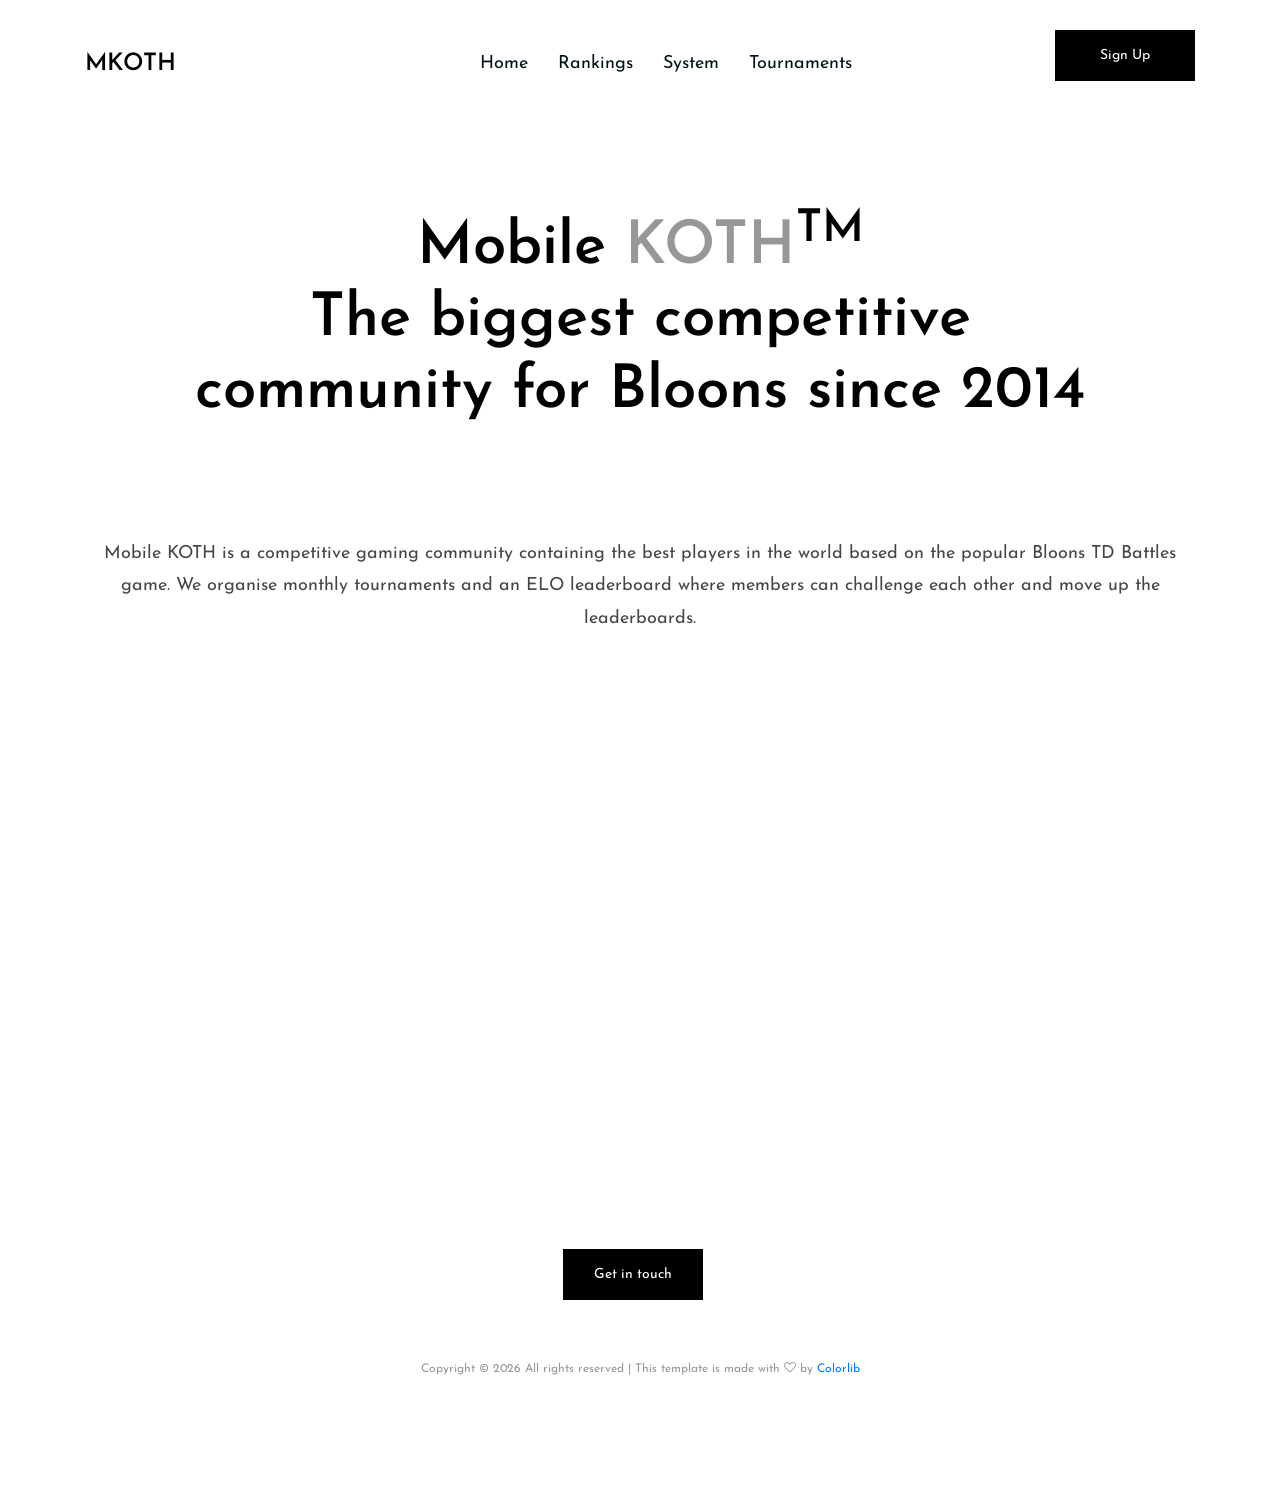
<file: index.html>
<!DOCTYPE html>
<html lang="en">

<head>
	<title>Mobile KOTH - Home</title>
	<meta charset="UTF-8">
	<meta name="description" content="Mobile KOTH">
	<meta name="viewport" content="width=device-width, initial-scale=1.0">
	<!-- Favicon -->
	<link href="images/MKOTH Icon 192px.png" rel="shortcut icon" />

	<!-- Google Fonts -->
	<link href="https://fonts.googleapis.com/css?family=Josefin+Sans:400,400i,600,600i,700" rel="stylesheet">

	<!-- Stylesheets -->
	<link rel="stylesheet" href="css/bootstrap.min.css" />
	<link rel="stylesheet" href="css/font-awesome.min.css" />
	<link rel="stylesheet" href="css/magnific-popup.css" />
	<link rel="stylesheet" href="css/styles.css" />


	<!--[if lt IE 9]>
	  <script src="https://oss.maxcdn.com/html5shiv/3.7.2/html5shiv.min.js"></script>
	  <script src="https://oss.maxcdn.com/respond/1.4.2/respond.min.js"></script>
	<![endif]-->

</head>

<body>
	<!-- Page Preloder -->
	<div id="preloder">
		<div class="loader"></div>
	</div>

	<!-- header section start -->
	<header class="header-section">
		<div class="container">
			<div class="row">
				<div class="col-lg-4 col-md-3">
					<div class="logo">
						<a href="index.html">
							<h2 class="site-logo">MKOTH</h2>
						</a>
					</div>
				</div>
				<div class="col-lg-8 col-md-9">
					<a href="https://discord.gg/JBDHjHF" class="site-btn header-btn">Sign Up</a>
					<nav class="main-menu">
						<ul>
							<li>
								<a href="index.html">Home</a>
							</li>
							<li>
								<a href="rankings.html">Rankings</a>
							</li>
							<li>
								<a href="system.html">System</a>
							</li>
							<li>
								<a href="tournaments.html">Tournaments</a>
							</li>
						</ul>
					</nav>
				</div>
			</div>
		</div>
		<div class="nav-switch">
			<i class="fa fa-bars"></i>
		</div>
	</header>
	<!-- header section end -->

	<!-- intro section start -->
	<section class="intro-section">
		<div class="container text-center">
			<div class="row">
				<div class="col-xl-10 offset-xl-1">
					<h2 class="section-title">Mobile
						<span>KOTH</span><sup>TM</sup>
						<br> The biggest competitive community for Bloons since 2014</h2>
				</div>
			</div>
		</div>
	</section>
	<!-- intro section end -->


	<!-- portfolio section start 
	<section class="portfolio-section">
		<div class="container">
			<ul class="portfolio-filter controls">
				<li class="control" data-filter="all">About Us</li>
                
			</ul>
		</div>
		<div class="container-fluid p-md-0 ">
		</div>
	</section>//
	 portfolio section end -->

	<div class='container'>
		<p style="text-align: center;">Mobile KOTH is a competitive gaming community containing the best players in the world
			based on the popular Bloons TD Battles game.
			We organise monthly tournaments and an ELO leaderboard where members can challenge each other and
			move up the leaderboards.</p>
		<br><br>
		<iframe src="https://discordapp.com/widget?id=271109067261476866&theme=dark" 
		position="relative" width="350" height="500" allowtransparency="true" frameborder="0" style="margin: 0 auto; display: block;"></iframe>
	</div>
	<!-- footer section start -->
	<footer class="footer-section text-center">
		<div class="container">
			<div style="position:relative; top:-60px">
				<a href="https://discordapp.com/channels/271109067261476866/347258216138407936/486950924322078720" class="site-btn">Get in touch</a>
			</div>
			<div class="copyright">
				<!-- Link back to Colorlib can't be removed. Template is licensed under CC BY 3.0. -->
				Copyright &copy;
				<script>document.write(new Date().getFullYear());</script> All rights reserved | This template is made with
				<i class="fa fa-heart-o" aria-hidden="true"></i> by
				<a href="https://colorlib.com" target="_blank">Colorlib</a>
				<!-- Link back to Colorlib can't be removed. Template is licensed under CC BY 3.0. -->
			</div>
		</div>
	</footer>
	<!-- footer section end -->



	<!--====== Javascripts & Jquery ======-->
	<script src="js/jquery-3.2.1.min.js"></script>
	<script src="js/bootstrap.min.js"></script>
	<script src="js/mixitup.min.js"></script>
	<script src="js/magnific-popup.min.js"></script>
	<script src="js/main.js"></script>
</body>

</html>
</file>
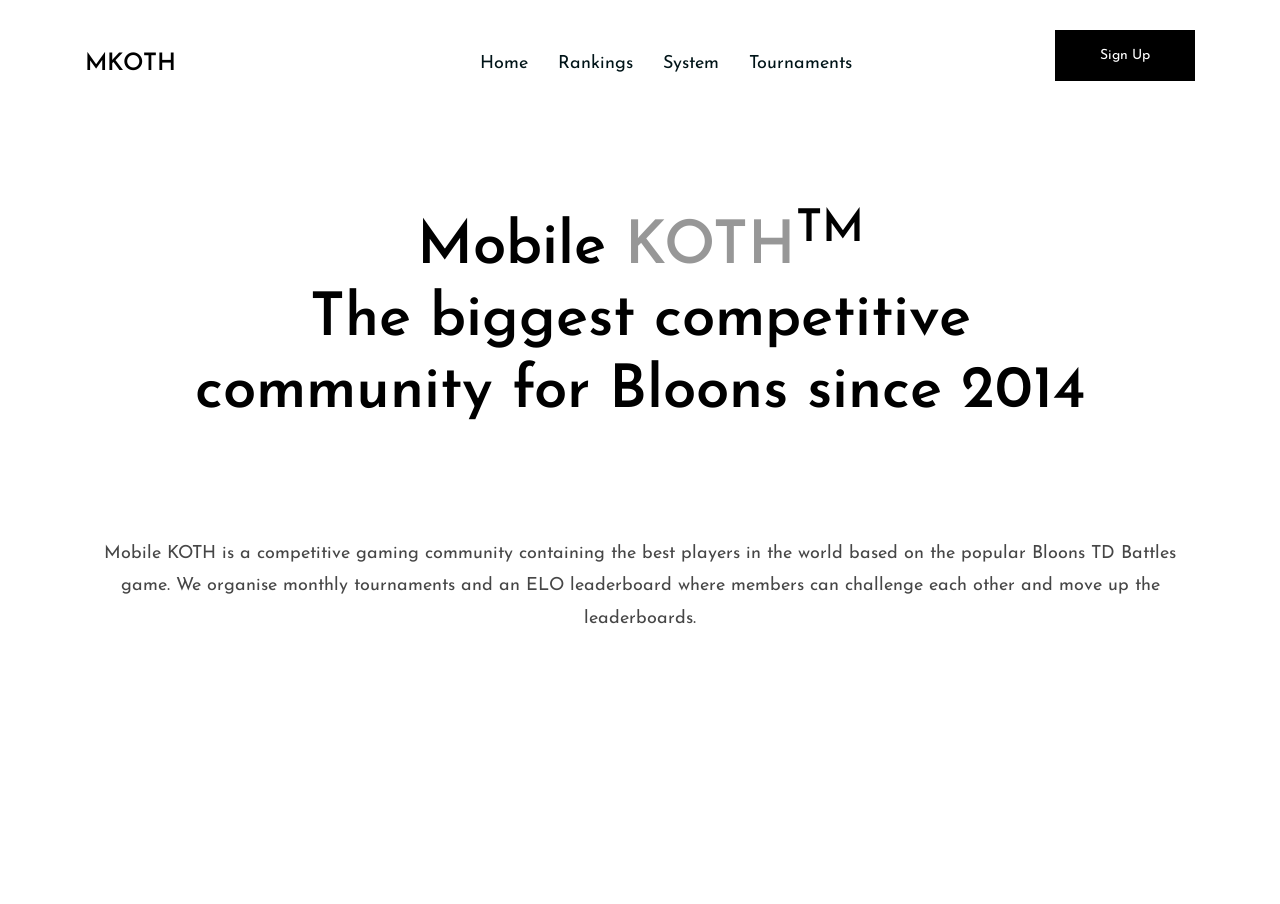
<file: degenerate/index.html>
<!DOCTYPE html>
<html lang="en">

<head>
    <meta charset="UTF-8">
    <meta name="viewport" content="width=device-width, initial-scale=1.0">
    <meta http-equiv="X-UA-Compatible" content="ie=edge">
    <title>Document</title>
    <script src="https://code.jquery.com/jquery-3.4.1.min.js" integrity="sha256-CSXorXvZcTkaix6Yvo6HppcZGetbYMGWSFlBw8HfCJo=" crossorigin="anonymous"></script>
    <style>
        * {
            margin: 0;
            padding: 0;
            overflow: hidden;
            background-position: center;
        }
    </style>
</head>

<body>
    <iframe id="content" src="../index.html" frameborder="0" width=""></iframe>
    <script>
        loadanime()

        var firstLoaded = false;
        var frame = /** @type {HTMLIFrameElement} */ (document.querySelector("#content"));

        setFrameSize()

        window.addEventListener("resize", setFrameSize)

        frame.addEventListener("load", function ()
        {
            if (firstLoaded)
            {
                loadanime()
            }
            if (!firstLoaded)
            {
                firstLoaded = true
            }
            frame.contentWindow.document.body.style.backgroundColor = "rgba(255,255,255,0.5)"
        })

        function setFrameSize()
        {
            frame.width = window.innerWidth
            frame.height = window.innerHeight
        }

        function loadanime()
        {
            jQuery.ajax
                ({
                    method: "GET",
                    url: "https://yande.re/post.json?limit=1&tags=asuna_(sword_art_online)+score:%3E=100+rating:s+order:random",
                    dataType: "json",
                    success: loadbackgroundsuccess
                });
        }

        function loadbackgroundsuccess(data, status, xhr)
        {
            model = data[0];
            console.log(model);
            jQuery("body").css("background-image", "url('" + "https://cerlancism-cors-proxy.glitch.me/" + model.sample_url + "')");
            var link = frame.contentWindow.document.createElement("a")
            link.href = "https://yande.re/post/show/" + model.id
            link.innerHTML = "Image source: " + link.href
            link.target = "_blank"
            frame.contentWindow.document.body.appendChild(link)
        }
    </script>
</body>

</html>
</file>
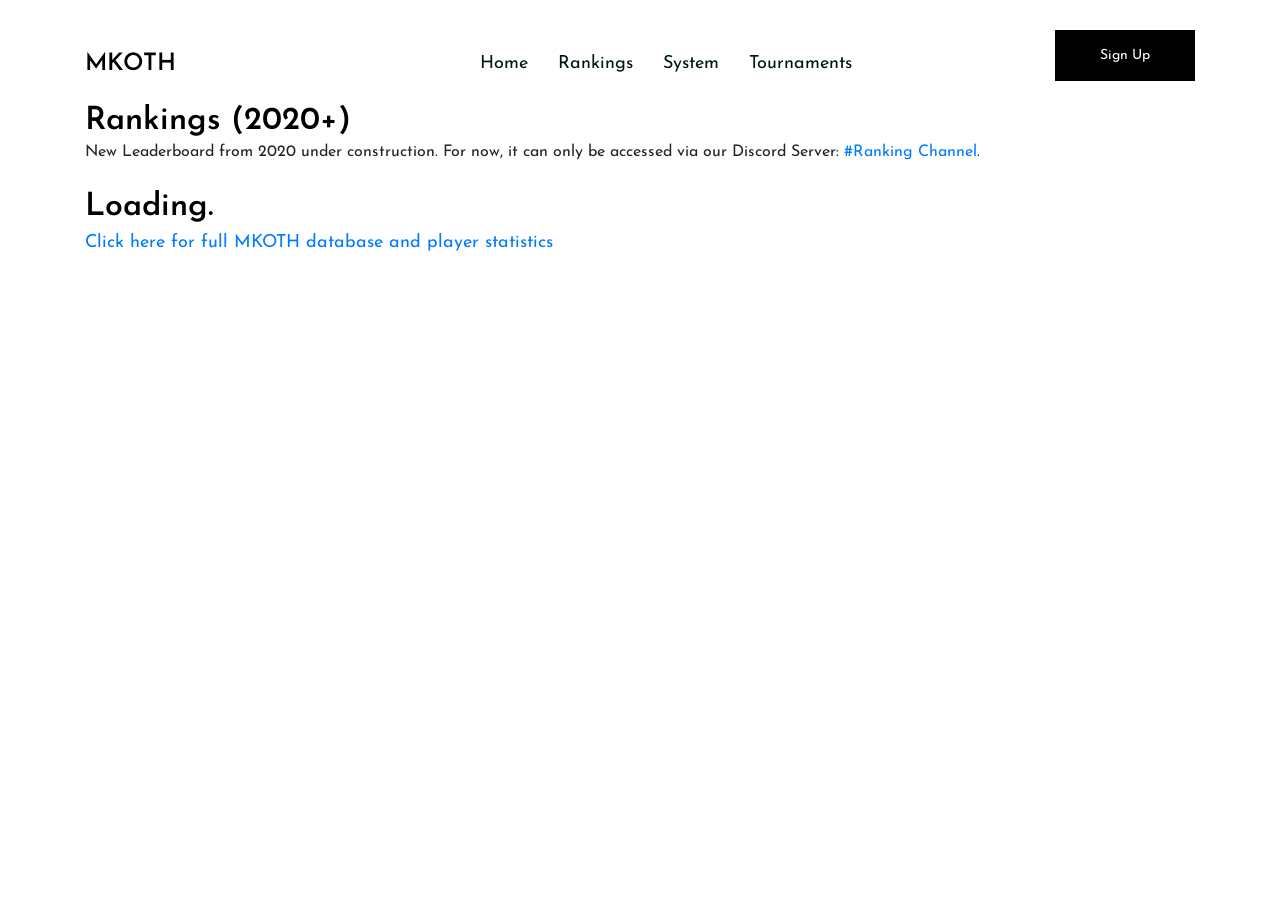
<file: rankings.html>
<!DOCTYPE html>
<html lang="en">

<head>
    <title>Mobile KOTH - Ranking</title>
    <meta charset="utf-8">
    <meta name="viewport" content="width=device-width, initial-scale=1.0">
    <meta name="description" content="Mobile KOTH">
    <style>
        #ranktable {
            font-family: "Trebuchet MS", Arial, Helvetica, sans-serif;
            border-collapse: collapse;
            transition: 0.5s;
            position: relative;
            width: 100%;
            margin-left: -100%;
        }

        #ranktable th,
        td {
            border-bottom: 1px solid #ddd;
        }

        #ranktable th {
            background-color: rgb(255, 140, 50);
            padding-top: 12px;
            padding-bottom: 12px;
            size: 32px;
        }

        #ranktable tr {
            background-color: rgba(255, 140, 50, 0.07);
            text-align: center;
            transition: 0.15s;
            padding-top: 12px;
            padding-bottom: 12px;
        }

        #ranktable td {
            padding-top: 12px;
            padding-bottom: 12px;
            size: 20px;
        }

        #ranktable tr:nth-child(even) {
            background-color: rgb(255, 255, 255);
        }

        #ranktable tr:hover {
            background-color: rgb(255, 140, 50);
        }

        @media screen and (max-width: 800px) {

            .leftsticky,
            .rightsticky {
                display: none;
            }
        }
    </style>
    <!-- Favicon -->
    <link href="images/MKOTH Icon 192px.png" rel="shortcut icon" />

    <!-- Google Fonts -->
    <link href="https://fonts.googleapis.com/css?family=Josefin+Sans:400,400i,600,600i,700" rel="stylesheet">

    <!-- Stylesheets -->
    <link rel="stylesheet" href="css/bootstrap.min.css" />
    <link rel="stylesheet" href="css/font-awesome.min.css" />
    <link rel="stylesheet" href="css/magnific-popup.css" />
    <link rel="stylesheet" href="css/styles.css" />

    <!--[if lt IE 9]>
	  <script src="https://oss.maxcdn.com/html5shiv/3.7.2/html5shiv.min.js"></script>
	  <script src="https://oss.maxcdn.com/respond/1.4.2/respond.min.js"></script>
	<![endif]-->

</head>

<body>
    <!-- Page Preloder -->
    <div id="preloder">
        <div class="loader"></div>
    </div>

    <!-- header section start -->
    <header class="header-section">
        <div class="container">
            <div class="row">
                <div class="col-lg-4 col-md-3">
                    <div class="logo">
                        <a href="index.html">
                            <h2 class="site-logo">MKOTH</h2>
                        </a>
                    </div>
                </div>
                <div class="col-lg-8 col-md-9">
                    <a href="https://discord.gg/JBDHjHF" class="site-btn header-btn">Sign Up</a>
                    <nav class="main-menu">
                        <ul>
                            <li>
                                <a href="index.html">Home</a>
                            </li>
                            <li>
                                <a href="rankings.html">Rankings</a>
                            </li>
                            <li>
                                <a href="system.html">System</a>
                            </li>
                            <li>
                                <a href="tournaments.html">Tournaments</a>
                            </li>
                        </ul>
                    </nav>
                </div>
            </div>
        </div>
        <div class="nav-switch">
            <i class="fa fa-bars"></i>
        </div>
    </header>
    <!-- header section end -->

    <!-- rank table -->
    <div class="container">
        <h2>Rankings (2020+)</h2>
        <div>New Leaderboard from 2020 under construction. For now, it can only be accessed via our Discord Server: <a target="_blank" href="https://discordapp.com/channels/271109067261476866/347259261921001472">#Ranking Channel</a>.</div>
        <br>
        <h2 id="loadrank">Loading</h2>
        <p><a href="https://docs.google.com/spreadsheets/d/1VRfWwvRSMQizzBanGNRMFVzoYFthrsNKzOgF5wKVM5I/edit?usp=drivesdk">
                Click here for full MKOTH database and player statistics
            </a>
        </p>
        <table id="ranktable">
        </table>
    </div>
    <!-- rank table end -->

    <!--====== Javascripts & Jquery ======-->
    <script src="js/jquery-3.2.1.min.js"></script>
    <script src="js/bootstrap.min.js"></script>
    <script src="js/mixitup.min.js"></script>
    <script src="js/magnific-popup.min.js"></script>
    <script src="js/main.js"></script>
    <script>
        window.onload = function ()
        {
            loadinterval = setInterval(function ()
            {
                var loadstring = $("#loadrank").html() + '.';
                loadstring = loadstring.length > 10 ? loadstring.substring(0, 7) : loadstring;
                $("#loadrank").html(loadstring);
            }, 200);

            var isloading = true;
            var loadinterval;
            var rankingjsonurl = "https://script.google.com/macros/s/AKfycbzgXXIUc8PGq0-h-aZkZ9gfGBnBLi-BPn3JJ9cjV5B7ZbLu2eY/exec?resource=mkoth&item=ranking"
            var request = jQuery.ajax
                ({
                    method: "GET",
                    url: rankingjsonurl,
                    dataType: "json",
                    success: function (data)
                    {
                        var ranklist = data.response;
                        console.log(ranklist);
                        var table = jQuery("#ranktable");
                        var tablehead = jQuery("<thead></thead>");
                        var headerrow = jQuery("<tr></tr>").attr("id", "rank_table_header");
                        headerrow.append(jQuery("<th></th>").append("Rank"));
                        headerrow.append(jQuery("<th></th>").append("Player Name"));
                        headerrow.append(jQuery("<th></th>").append("Class"));
                        headerrow.append(jQuery("<th></th>").append("Points"));
                        headerrow.append(jQuery("<th></th>").append("ELO"));
                        tablehead.append(headerrow);
                        table.append(tablehead);
                        for (var i in ranklist)
                        {
                            if (ranklist.hasOwnProperty(i))
                            {
                                var element = ranklist[i];
                                var tablerow = jQuery("<tr></tr>").attr("id", element.Player_Name);
                                for (var key in element)
                                {
                                    if (element.hasOwnProperty(key))
                                    {
                                        var item = element[key];
                                        tablerow.append(jQuery("<td></td>").append(item).addClass(key));
                                    }
                                }
                                table.append(tablerow);
                            }
                        }
                        isloading = false;
                        clearInterval(loadinterval);
                        jQuery("#loadrank").html("Rankings (2017 - 2019)");
                        table.attr("style", "margin-left:0%");
                    },
                });
        }
    </script>
</body>

</html>
</file>
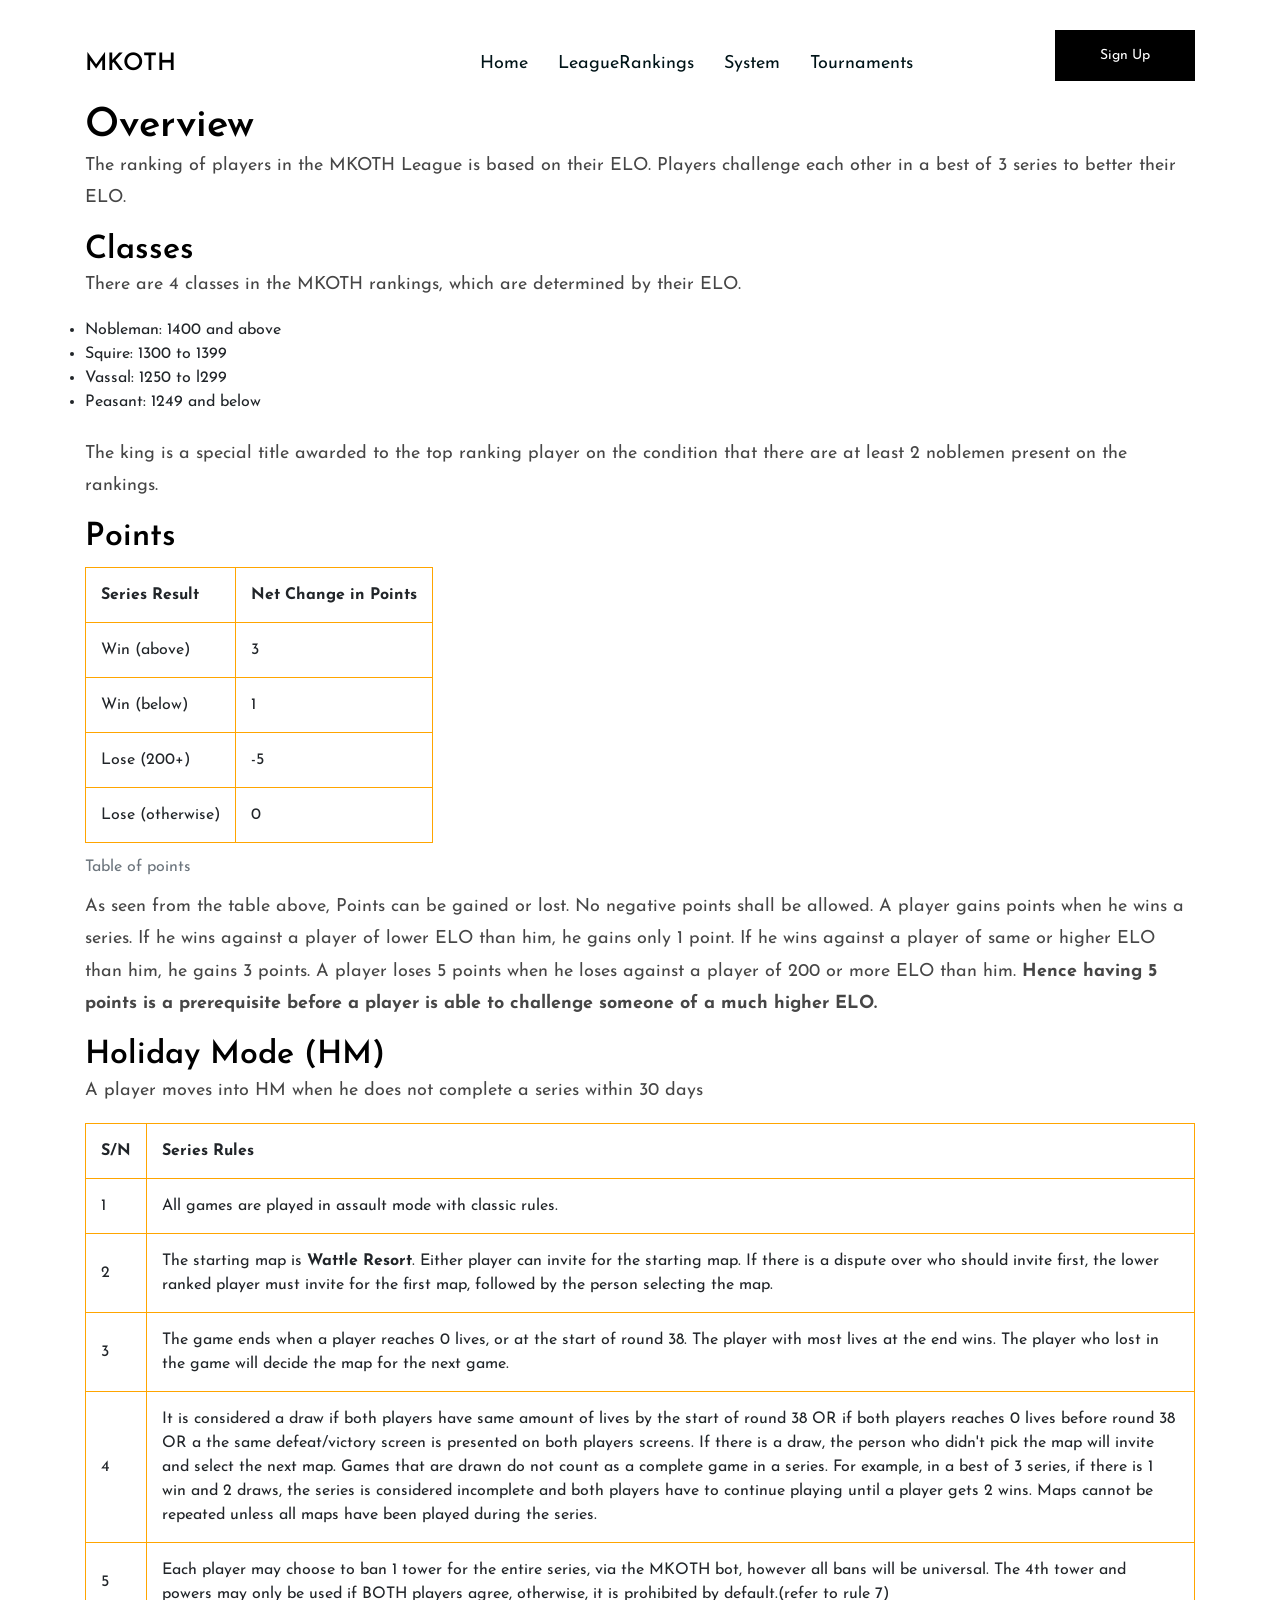
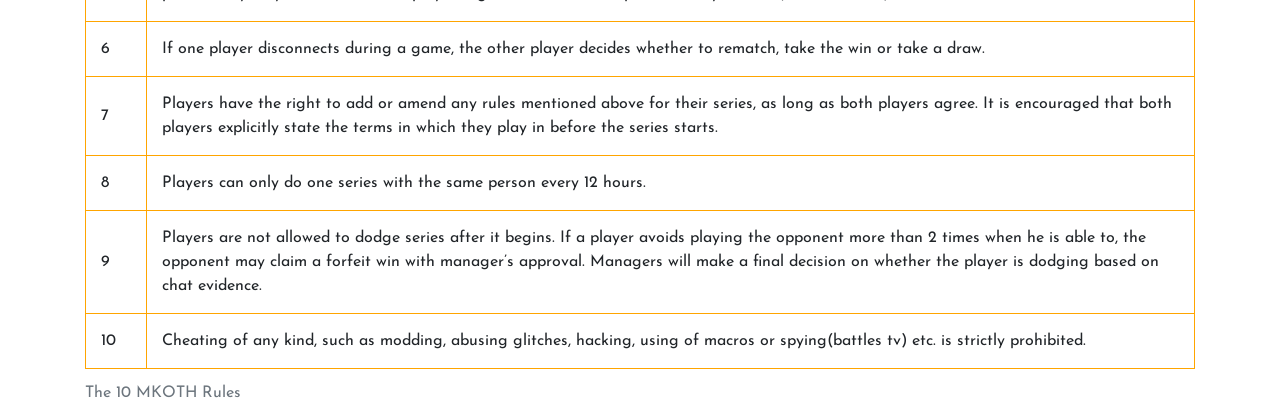
<file: rankingsystem.html>
<!DOCTYPE html>
<html lang="en">

<head>
  <title>Mobile KOTH - Ranking System</title>
  <meta charset="utf-8">
  <meta name="viewport" content="width=device-width, initial-scale=1.0">
  <meta name="description" content="Mobile KOTH">
  <!-- Favicon -->
  <link href="images/MKOTH Icon 192px.png" rel="shortcut icon" />

  <!-- Google Fonts -->
  <link href="https://fonts.googleapis.com/css?family=Josefin+Sans:400,400i,600,600i,700" rel="stylesheet">

  <!-- Stylesheets -->
  <link rel="stylesheet" href="css/bootstrap.min.css" />
  <link rel="stylesheet" href="css/font-awesome.min.css" />
  <link rel="stylesheet" href="css/magnific-popup.css" />
  <link rel="stylesheet" href="css/styles.css" />


  <!--[if lt IE 9]>
       <script src="https://oss.maxcdn.com/html5shiv/3.7.2/html5shiv.min.js"></script>
       <script src="https://oss.maxcdn.com/respond/1.4.2/respond.min.js"></script>
     <![endif]-->

</head>

<body>
  <!-- Page Preloder -->
  <div id="preloder">
    <div class="loader"></div>
  </div>

  <!-- header section start -->
  <header class="header-section">
    <div class="container">
        <div class="row">
            <div class="col-lg-4 col-md-3">
                <div class="logo">
                    <a href="index.html">
                        <h2 class="site-logo">MKOTH</h2>
                    </a>
                </div>
            </div>
            <div class="col-lg-8 col-md-9">
                <a href="https://discord.gg/J25hW9" class="site-btn header-btn">Sign Up</a>
                <nav class="main-menu">
                    <ul>
                        <li>
                            <a href="index.html">Home</a>
                        </li>
                        <li>
                            <a href="rankings.html">LeagueRankings</a>
                        </li>
                        <li>
                            <a href="rankingsystem.html">System</a>
                        </li>
                        <li>
                            <a href="signups.html">Tournaments</a>
                        </li>
                    </ul>
                </nav>
            </div>
        </div>
    </div>
    <div class="nav-switch">
        <i class="fa fa-bars"></i>
    </div>
</header>
  <!-- header section end -->

  <div class='container'>
    <h1>Overview</h1>
    <p>The ranking of players in the MKOTH League is based on their ELO. 
    Players challenge each other in a best of 3 series to better their ELO.</p>
    <h2>Classes</h2>
    <p>There are 4 classes in the MKOTH rankings, which are determined by their ELO.</p>
    <ul>
      <li>Nobleman: 1400 and above</li>
      <li>Squire: 1300 to 1399</li>
      <li>Vassal: 1250 to l299</li>
      <li>Peasant: 1249 and below</li>
    </ul>
    <br>
    <p>The king is a special title awarded to the top ranking player on the condition that there are at least 2 noblemen present on the rankings.</p>
    <h2>Points</h2>
    <div class="seriesrule">
      <table class="ruletable">
      <caption>Table of points</caption>
      <tr class="ruletr">
        <th class="ruletd">Series Result</th>
        <th class="ruletd">Net Change in Points</th>
      </tr>
      <tr class="ruletr">
        <td class="ruletd">Win (above)</td>
        <td class="ruletd">3</td>
      </tr>
      <tr class="ruletr">
      <td class="ruletd">Win (below)</td>
      <td class="ruletd">1</td>
      </tr>
      <tr class="ruletr">
        <td class="ruletd">Lose (200+)</td>
        <td class="ruletd">-5</td>
      </tr>
      <tr class="ruletr">
        <td class="ruletd">Lose (otherwise)</td>
        <td class="ruletd">0</td>
      </tr>
      </table>
    </div>
    <p>As seen from the table above, Points can be gained or lost. No negative points shall be allowed. 
    A player gains points when he wins a series. If he wins against a player of lower ELO than him, 
    he gains only 1 point. If he wins against a player of same or higher ELO than him, he gains 3 points. 
    A player loses 5 points when he loses against a player of 200 or more ELO than him. 
    <b>Hence having 5 points is a prerequisite before a player is able to challenge someone of a much higher ELO.</b></p>
    <h2>Holiday Mode (HM)</h2>
    <p>A player moves into HM when he does not complete a series within 30 days</p>
    <table class="ruletable" style="width:100%">
    <caption>The 10 MKOTH Rules</caption>
    <tr>
        <th class="ruleth">S/N</th>
        <th class="ruleth">Series Rules</th>
    </tr>
    <tr>
        <td class="ruletd">1</td>
        <td class="ruletd">All games are played in assault mode with classic rules.</td>
    </tr>
    <tr>
        <td class="ruletd">2</td>
        <td class="ruletd">The starting map is <b>Wattle Resort</b>. Either
        player can invite for the starting map. If there is a dispute over who should invite first, the lower ranked player
        must invite for the first map, followed by the person selecting the map.</td>
    </tr>
    <tr>
        <td class="ruletd">3</td>    
        <td class="ruletd">The game ends when a player reaches 0 lives, or at the start of round 38. The player with most lives at the end wins.
        The player who lost in the game will decide the map for the next game.</td>
    </tr>
    <tr>
        <td class="ruletd">4</td>
        <td class="ruletd">It is considered a draw if both players have same amount of lives by the start of round 38 OR if both players reaches
        0 lives before round 38 OR a the same defeat/victory screen is presented on both players screens. If there is a draw,
        the person who didn't pick the map will invite and select the next map. Games that are drawn do not count as a complete
        game in a series. For example, in a best of 3 series, if there is 1 win and 2 draws, the series is considered incomplete
        and both players have to continue playing until a player gets 2 wins. Maps cannot be repeated unless all maps have
        been played during the series.</td>
    </tr>
    <tr>
        <td class="ruletd">5</td>
        <td class="ruletd">Each player may choose to ban 1 tower for the entire series, via the MKOTH bot, however all bans will be universal. 
        The 4th tower and powers may only be used if BOTH players agree, otherwise, it is prohibited by default.(refer to rule 7)</td>
    </tr>
    <tr>
        <td class="ruletd">6</td>
        <td class="ruletd">If one player disconnects during a game, the other player decides whether to rematch, take the win or take a draw.</td>
    </tr>
    <tr>
        <td class="ruletd">7</td>
        <td class="ruletd">Players have the right to add or amend any rules mentioned above for their series, as long as both players agree.
        It is encouraged that both players explicitly state the terms in which they play in before the series starts.    
        </td>
    </tr>
    <tr>
        <td class="ruletd">8</td>
        <td class="ruletd">Players can only do one series with the same person every 12 hours.</td>
    </tr>
    <tr>
        <td class="ruletd">9</td>
        <td class="ruletd">Players are not allowed to dodge series after it begins. If a player avoids playing the opponent more than 2 times
        when he is able to, the opponent may claim a forfeit win with manager’s approval. Managers will make a final decision
        on whether the player is dodging based on chat evidence.</td>
    </tr>
    <tr>
        <td class="ruletd">10</td>
        <td class="ruletd">Cheating of any kind, such as modding, abusing glitches, hacking, using of macros or spying(battles tv) etc. is strictly prohibited.</td>
    </tr>
    </table>
    </div>
  <!--====== Javascripts & Jquery ======-->
  <script src="js/jquery-3.2.1.min.js"></script>
  <script src="js/bootstrap.min.js"></script>
  <script src="js/mixitup.min.js"></script>
  <script src="js/magnific-popup.min.js"></script>
  <script src="js/main.js"></script>
</body>

</html>
</file>
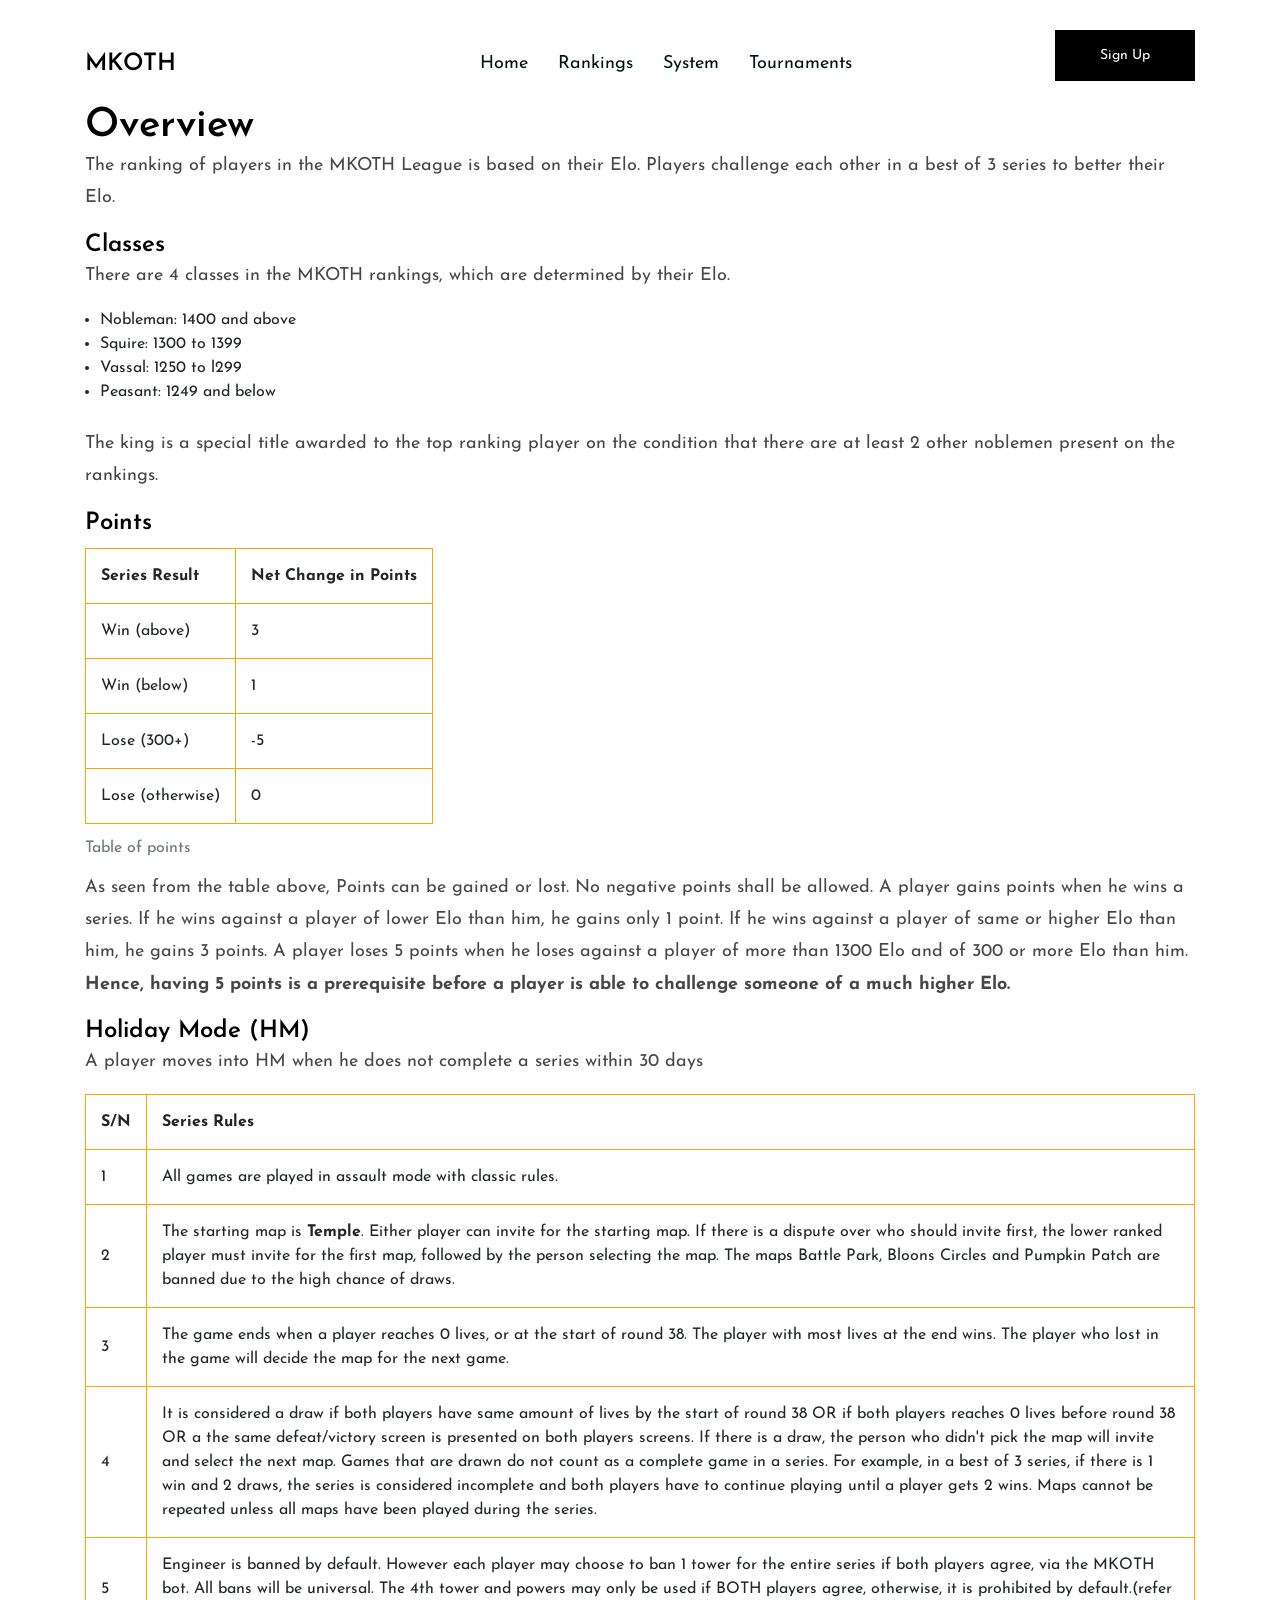
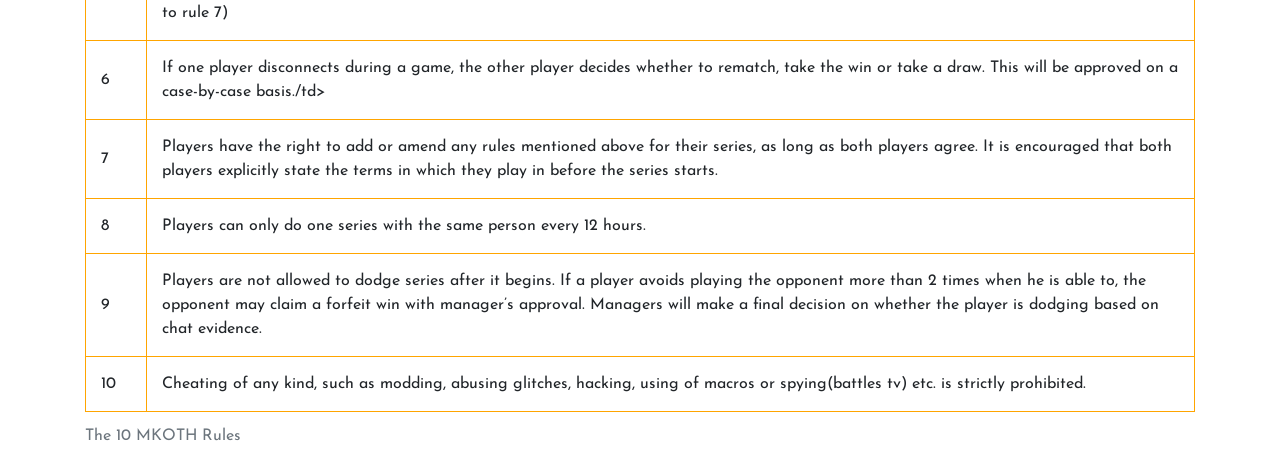
<file: system.html>
<!DOCTYPE html>
<html lang="en">

<head>
    <title>Mobile KOTH - Ranking System</title>
    <meta charset="utf-8">
    <meta name="viewport" content="width=device-width, initial-scale=1.0">
    <meta name="description" content="Mobile KOTH">
    <!-- Favicon -->
    <link href="images/MKOTH Icon 192px.png" rel="shortcut icon" />

    <!-- Google Fonts -->
    <link href="https://fonts.googleapis.com/css?family=Josefin+Sans:400,400i,600,600i,700" rel="stylesheet">

    <!-- Stylesheets -->
    <link rel="stylesheet" href="css/bootstrap.min.css" />
    <link rel="stylesheet" href="css/font-awesome.min.css" />
    <link rel="stylesheet" href="css/magnific-popup.css" />
    <link rel="stylesheet" href="css/styles.css" />


    <!--[if lt IE 9]>
       <script src="https://oss.maxcdn.com/html5shiv/3.7.2/html5shiv.min.js"></script>
       <script src="https://oss.maxcdn.com/respond/1.4.2/respond.min.js"></script>
     <![endif]-->

</head>

<body>
    <!-- Page Preloder -->
    <div id="preloder">
        <div class="loader"></div>
    </div>

    <!-- header section start -->
    <header class="header-section">
        <div class="container">
            <div class="row">
                <div class="col-lg-4 col-md-3">
                    <div class="logo">
                        <a href="index.html">
                            <h2 class="site-logo">MKOTH</h2>
                        </a>
                    </div>
                </div>
                <div class="col-lg-8 col-md-9">
                    <a href="https://discord.gg/JBDHjHF" class="site-btn header-btn">Sign Up</a>
                    <nav class="main-menu">
                        <ul>
                            <li>
                                <a href="index.html">Home</a>
                            </li>
                            <li>
                                <a href="rankings.html">Rankings</a>
                            </li>
                            <li>
                                <a href="system.html">System</a>
                            </li>
                            <li>
                                <a href="tournaments.html">Tournaments</a>
                            </li>
                        </ul>
                    </nav>
                </div>
            </div>
        </div>
        <div class="nav-switch">
            <i class="fa fa-bars"></i>
        </div>
    </header>
    <!-- header section end -->

    <div class='container'>
        <h1>Overview</h1>
        <p>The ranking of players in the MKOTH League is based on their Elo.
            Players challenge each other in a best of 3 series to better their Elo.</p>
        <h4>Classes</h4>
        <p>There are 4 classes in the MKOTH rankings, which are determined by their Elo.</p>
        <div class="container">
            <ul>
                <li>Nobleman: 1400 and above</li>
                <li>Squire: 1300 to 1399</li>
                <li>Vassal: 1250 to l299</li>
                <li>Peasant: 1249 and below</li>
            </ul>
        </div>
        <br>
        <p>The king is a special title awarded to the top ranking player on the condition that there are at least 2 other noblemen present on the rankings.</p>
        <h4>Points</h4>
        <div class="seriesrule">
            <table class="ruletable">
                <caption>Table of points</caption>
                <tr class="ruletr">
                    <th class="ruletd">Series Result</th>
                    <th class="ruletd">Net Change in Points</th>
                </tr>
                <tr class="ruletr">
                    <td class="ruletd">Win (above)</td>
                    <td class="ruletd">3</td>
                </tr>
                <tr class="ruletr">
                    <td class="ruletd">Win (below)</td>
                    <td class="ruletd">1</td>
                </tr>
                <tr class="ruletr">
                    <td class="ruletd">Lose (300+)</td>
                    <td class="ruletd">-5</td>
                </tr>
                <tr class="ruletr">
                    <td class="ruletd">Lose (otherwise)</td>
                    <td class="ruletd">0</td>
                </tr>
            </table>
        </div>
        <p>
            As seen from the table above, Points can be gained or lost. No negative points shall be allowed.
            A player gains points when he wins a series. If he wins against a player of lower Elo than him,
            he gains only 1 point. If he wins against a player of same or higher Elo than him, he gains 3 points.
            A player loses 5 points when he loses against a player of more than 1300 Elo and of 300 or more Elo than him.
            <b>Hence, having 5 points is a prerequisite before a player is able to challenge someone of a much higher Elo.</b>
        </p>
        <h4>Holiday Mode (HM)</h4>
        <p>A player moves into HM when he does not complete a series within 30 days</p>
        <table class="ruletable" style="width:100%">
            <caption>The 10 MKOTH Rules</caption>
            <tr>
                <th class="ruleth">S/N</th>
                <th class="ruleth">Series Rules</th>
            </tr>
            <tr>
                <td class="ruletd">1</td>
                <td class="ruletd">All games are played in assault mode with classic rules.</td>
            </tr>
            <tr>
                <td class="ruletd">2</td>
                <td class="ruletd">The starting map is <b>Temple</b>. Either
                    player can invite for the starting map. If there is a dispute over who should invite first, the lower ranked player
                    must invite for the first map, followed by the person selecting the map. The maps Battle Park, Bloons Circles and Pumpkin Patch are banned
                    due to the high chance of draws.</td>
            </tr>
            <tr>
                <td class="ruletd">3</td>
                <td class="ruletd">The game ends when a player reaches 0 lives, or at the start of round 38. The player with most lives at the end wins.
                    The player who lost in the game will decide the map for the next game.</td>
            </tr>
            <tr>
                <td class="ruletd">4</td>
                <td class="ruletd">It is considered a draw if both players have same amount of lives by the start of round 38 OR if both players reaches
                    0 lives before round 38 OR a the same defeat/victory screen is presented on both players screens. If there is a draw,
                    the person who didn't pick the map will invite and select the next map. Games that are drawn do not count as a complete
                    game in a series. For example, in a best of 3 series, if there is 1 win and 2 draws, the series is considered incomplete
                    and both players have to continue playing until a player gets 2 wins. Maps cannot be repeated unless all maps have
                    been played during the series.</td>
            </tr>
            <tr>
                <td class="ruletd">5</td>
                <td class="ruletd">Engineer is banned by default. However each player may choose to ban 1 tower for the entire series if both players agree, via the MKOTH bot. All bans will be universal.
                    The 4th tower and powers may only be used if BOTH players agree, otherwise, it is prohibited by default.(refer to rule 7)</td>
            </tr>
            <tr>
                <td class="ruletd">6</td>
                <td class="ruletd">If one player disconnects during a game, the other player decides whether to rematch, take the win or take a draw. This will be approved on a case-by-case basis./td>
            </tr>
            <tr>
                <td class="ruletd">7</td>
                <td class="ruletd">Players have the right to add or amend any rules mentioned above for their series, as long as both players agree.
                    It is encouraged that both players explicitly state the terms in which they play in before the series starts.
                </td>
            </tr>
            <tr>
                <td class="ruletd">8</td>
                <td class="ruletd">Players can only do one series with the same person every 12 hours.</td>
            </tr>
            <tr>
                <td class="ruletd">9</td>
                <td class="ruletd">Players are not allowed to dodge series after it begins. If a player avoids playing the opponent more than 2 times
                    when he is able to, the opponent may claim a forfeit win with manager’s approval. Managers will make a final decision
                    on whether the player is dodging based on chat evidence.</td>
            </tr>
            <tr>
                <td class="ruletd">10</td>
                <td class="ruletd">Cheating of any kind, such as modding, abusing glitches, hacking, using of macros or spying(battles tv) etc. is strictly prohibited.</td>
            </tr>
        </table>
    </div>
    <!--====== Javascripts & Jquery ======-->
    <script src="js/jquery-3.2.1.min.js"></script>
    <script src="js/bootstrap.min.js"></script>
    <script src="js/mixitup.min.js"></script>
    <script src="js/magnific-popup.min.js"></script>
    <script src="js/main.js"></script>
</body>

</html>
</file>
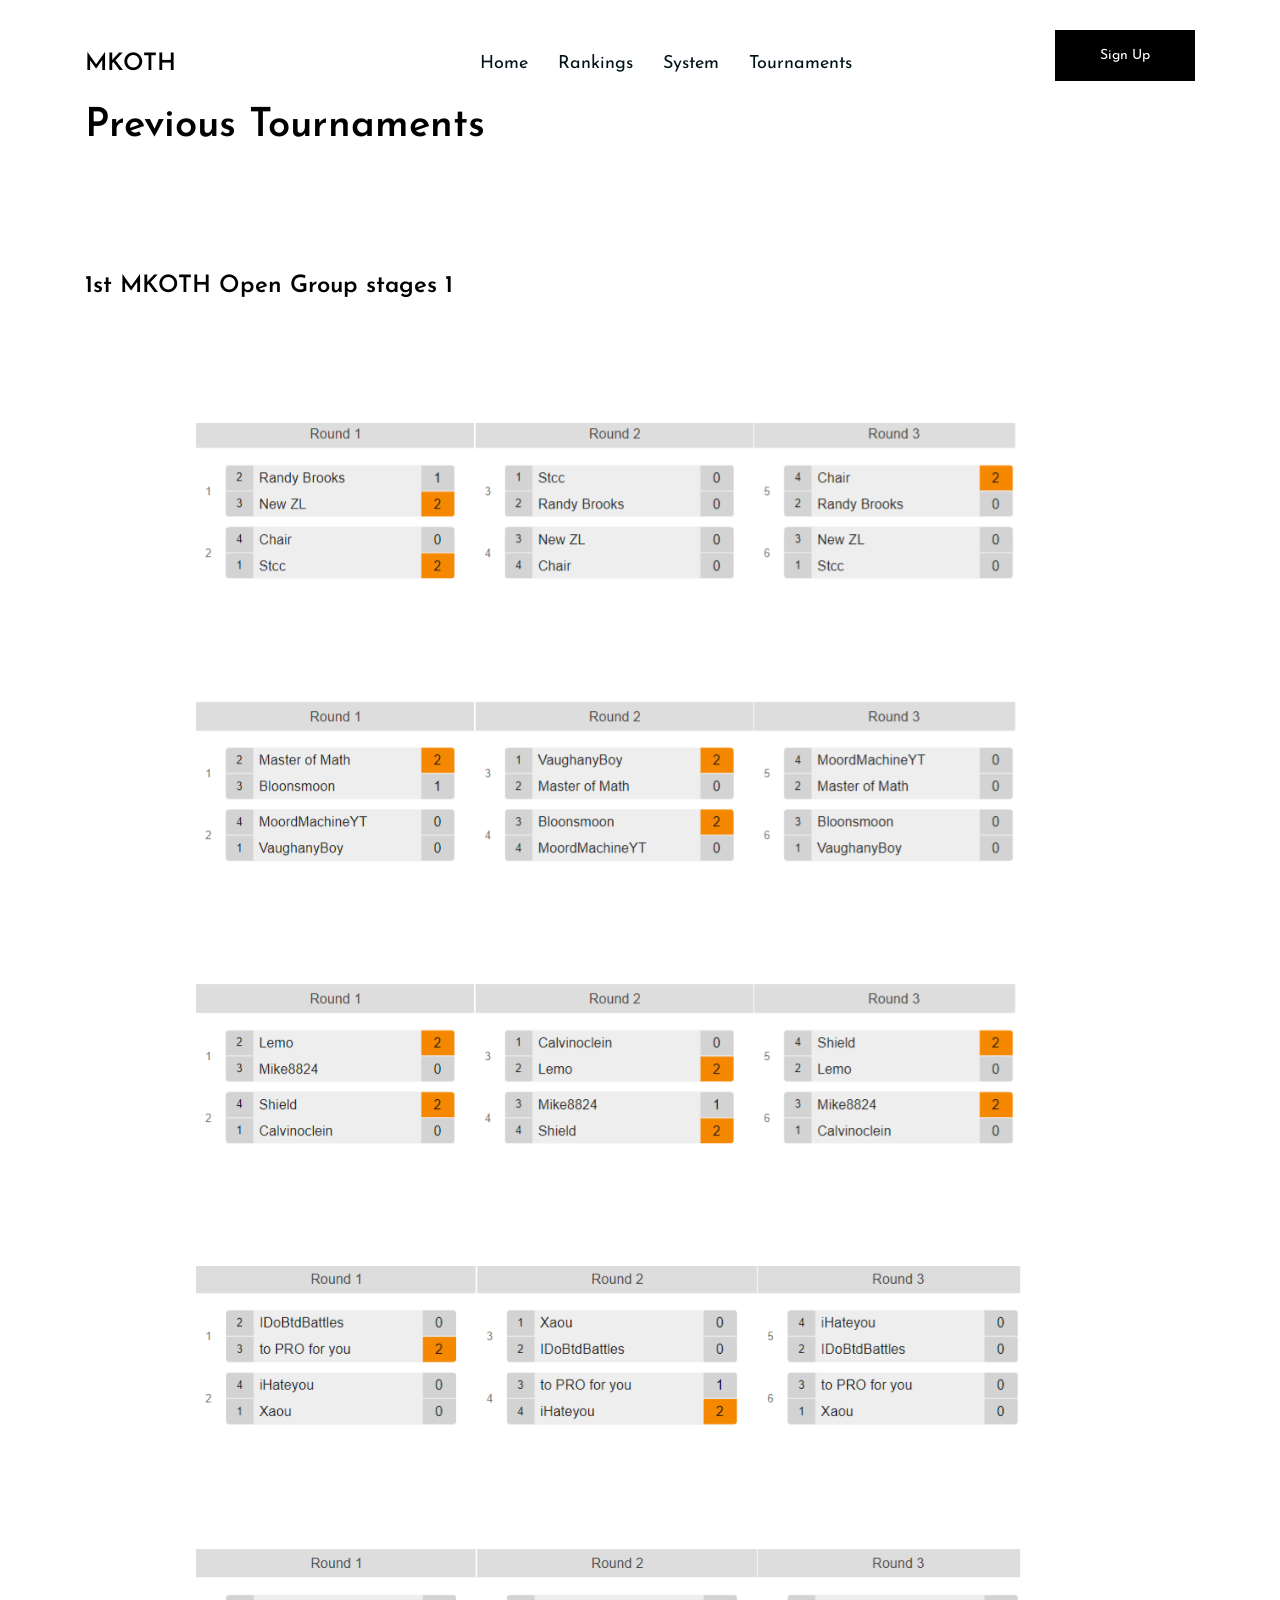
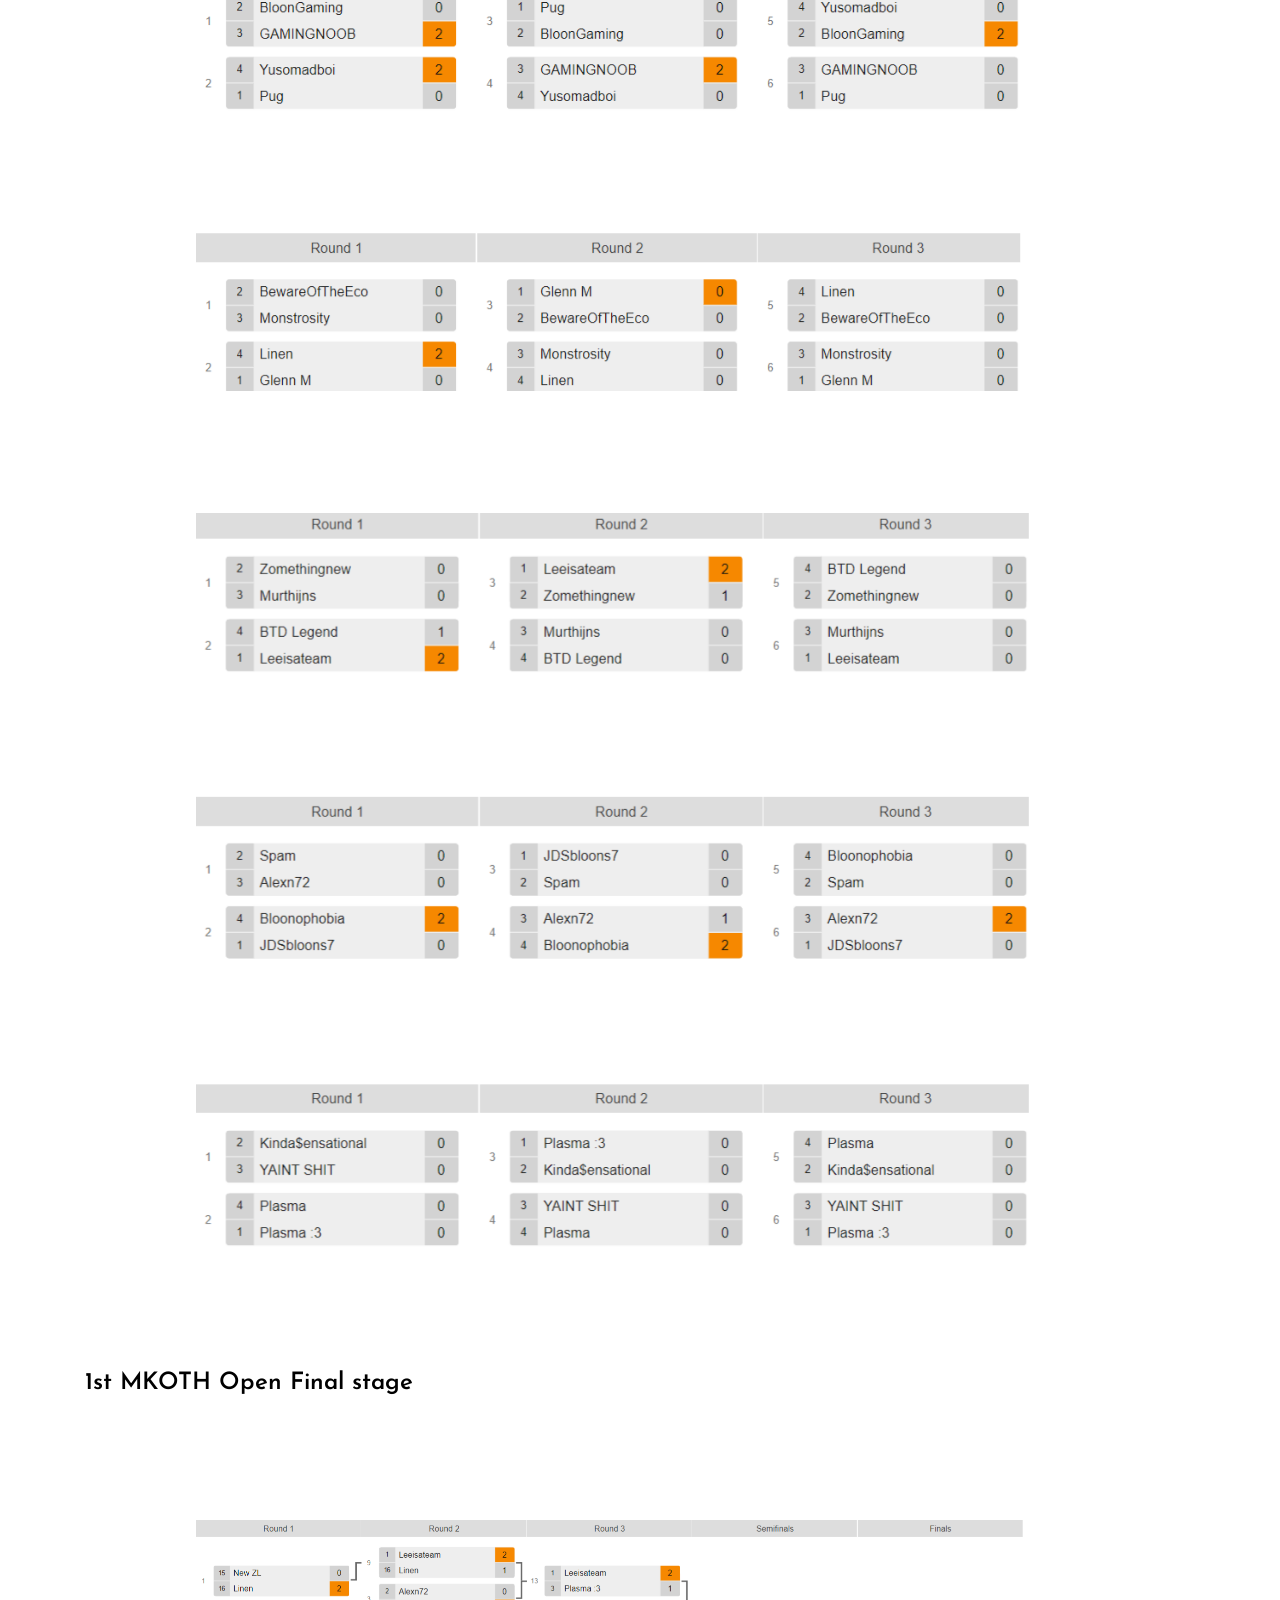
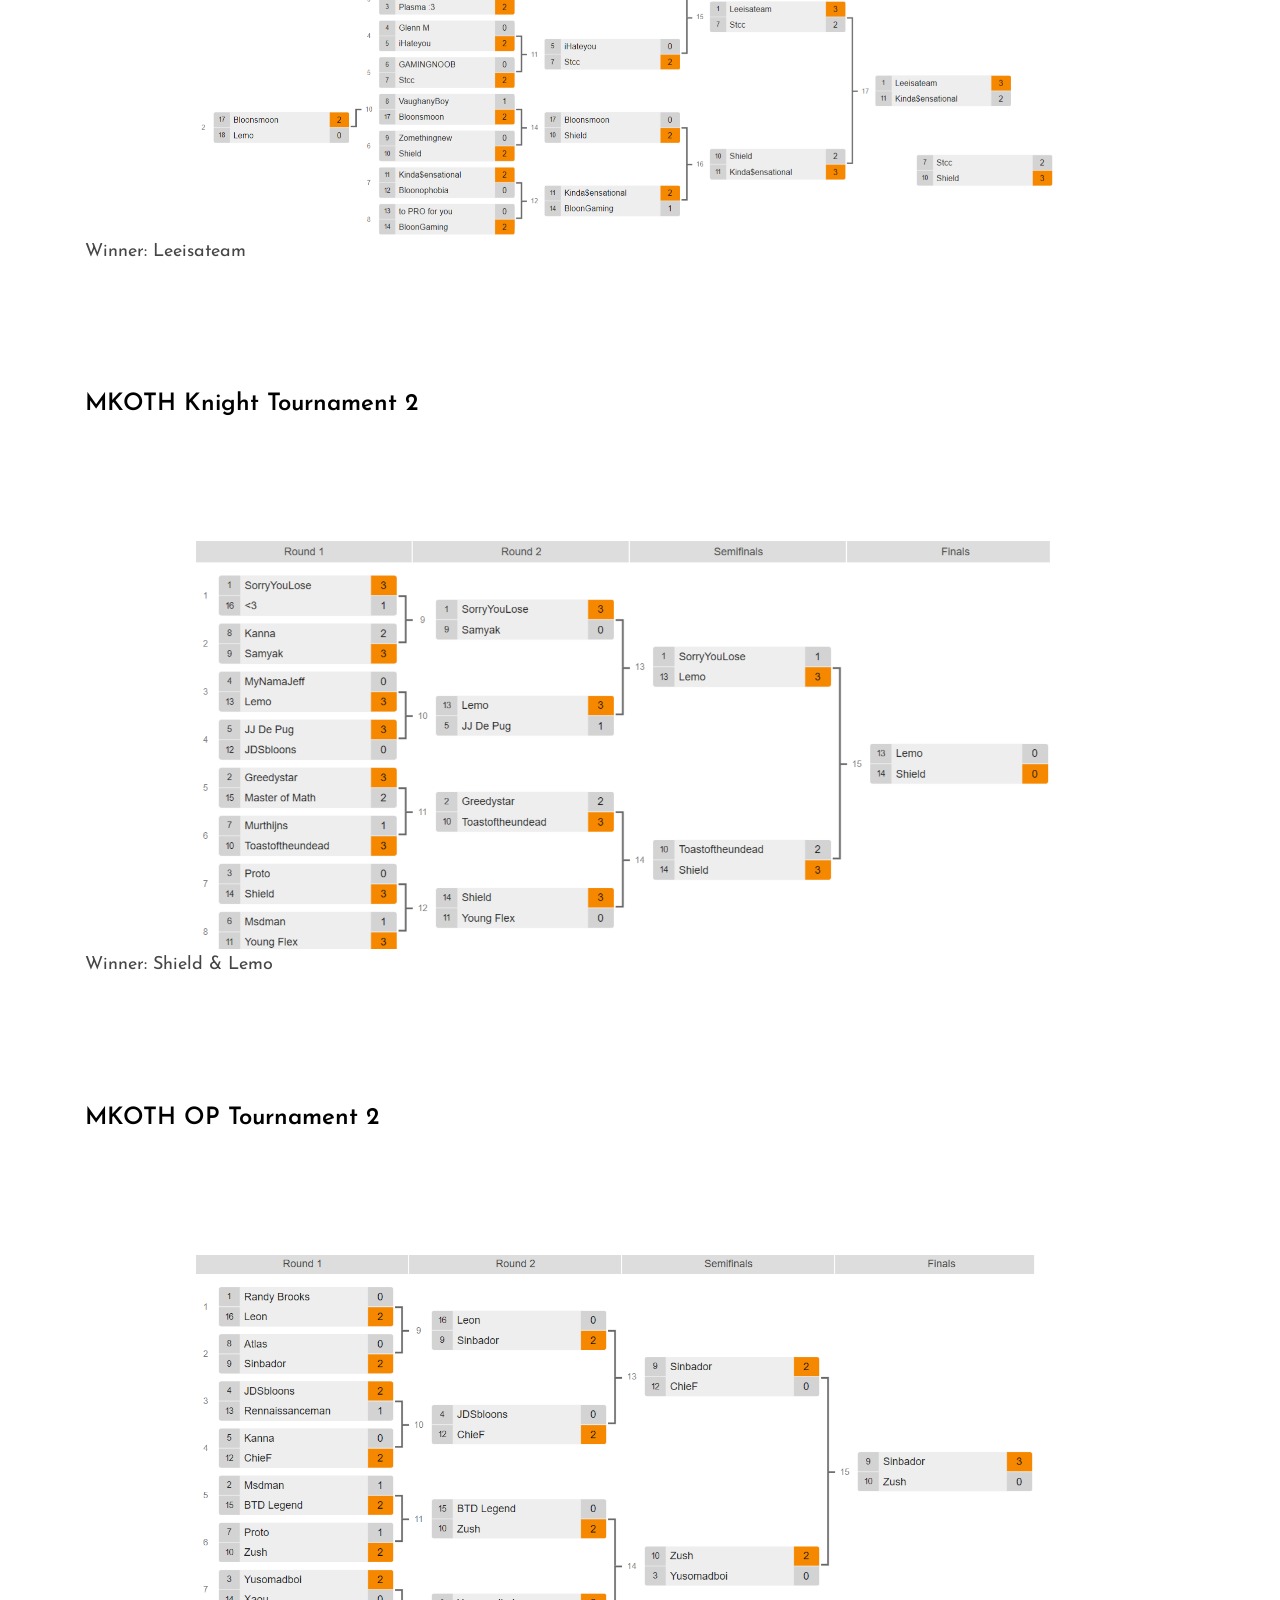
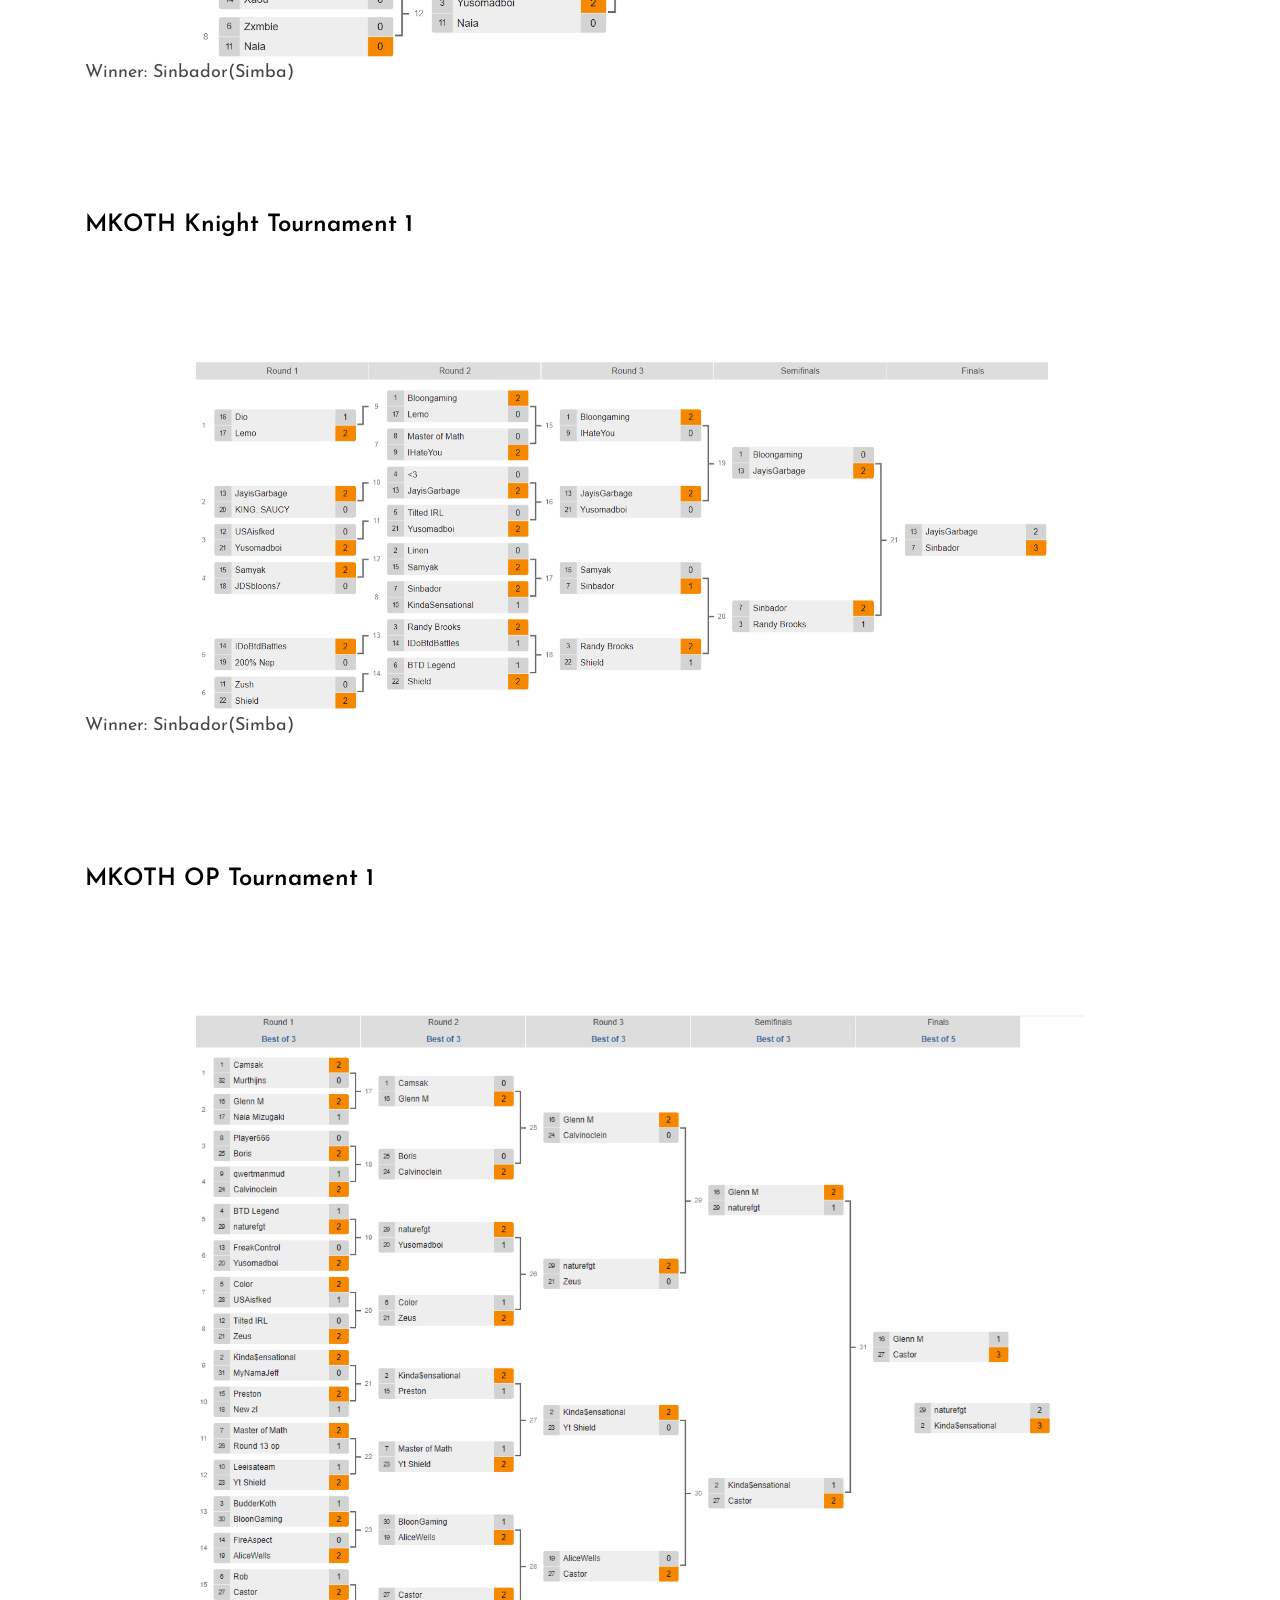
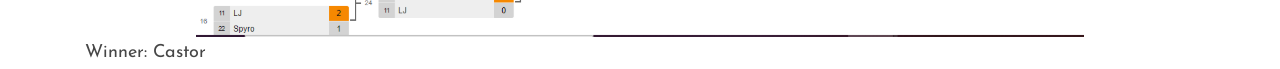
<file: tournaments.html>
<!DOCTYPE html>
<html lang="en">

<head>
  <title>Mobile KOTH - Sign Up</title>
  <meta charset="utf-8">
  <meta name="viewport" content="width=device-width, initial-scale=1.0">
  <meta name="description" content="Mobile KOTH">
  <style>
  </style>
  <!-- Favicon -->
  <link href="images/MKOTH Icon 192px.png" rel="shortcut icon" />

  <!-- Google Fonts -->
  <link href="https://fonts.googleapis.com/css?family=Josefin+Sans:400,400i,600,600i,700" rel="stylesheet">

  <!-- Stylesheets -->
  <link rel="stylesheet" href="css/bootstrap.min.css" />
  <link rel="stylesheet" href="css/font-awesome.min.css" />
  <link rel="stylesheet" href="css/magnific-popup.css" />
  <link rel="stylesheet" href="css/styles.css" />


  <!--[if lt IE 9]>
       <script src="https://oss.maxcdn.com/html5shiv/3.7.2/html5shiv.min.js"></script>
       <script src="https://oss.maxcdn.com/respond/1.4.2/respond.min.js"></script>
     <![endif]-->

</head>

<body>
  <!-- Page Preloder -->
  <div id="preloder">
    <div class="loader"></div>
  </div>

  <!-- header section start -->
  <header class="header-section">
    <div class="container">
      <div class="row">
        <div class="col-lg-4 col-md-3">
          <div class="logo">
            <a href="index.html">
              <h2 class="site-logo">MKOTH</h2>
            </a>
          </div>
        </div>
        <div class="col-lg-8 col-md-9">
          <a href="signups.html" class="site-btn header-btn">Sign Up</a>
          <nav class="main-menu">
            <ul>
              <li>
                <a href="index.html">Home</a>
              </li>
              <li>
                <a href="rankings.html">Rankings</a>
              </li>
              <li>
                <a href="system.html">System</a>
              </li>
              <li>
                <a href="tournaments.html">Tournaments</a>
              </li>
            </ul>
          </nav>
        </div>
      </div>
    </div>
    <div class="nav-switch">
      <i class="fa fa-bars"></i>
    </div>
  </header>
  <!-- header section end -->
<div class='container'>
<h1>Previous Tournaments</h1>
  <div class="hi"><h4>1st MKOTH Open Group stages 1</h4></div>
  <img class="tourney5" src="images/1st mkoth open grp 1.png">
  <img class="tourney6" src="images/1st mkoth open grp 2.png">
  <img class="tourney7" src="images/1st mkoth open grp 3.png">
  <div class="hi"><h4>1st MKOTH Open Final stage</h4></div>
  <img class="tourney8" src="images/1st mkoth open finals.png">
  <p>Winner: Leeisateam</p>
  <div class="hi"><h4>MKOTH Knight Tournament 2</h4></div>
  <img class="tourney4" src="images/mkoth knight tourney 2.png">
  <p>Winner: Shield & Lemo</p>
  <div class="hi"><h4>MKOTH OP Tournament 2</h4></div>
  <img class="tourney3" src="images/mkoth op tourney 2.png">
  <p>Winner: Sinbador(Simba)</p>
  <div class="hi"><h4>MKOTH Knight Tournament 1</h4></div>
  <img class="tourney2" src="images/mkoth knight tourney 1.png"/>
  <p>Winner: Sinbador(Simba)</p>
  <div class="hi"><h4>MKOTH OP Tournament 1</h4></div>
  <img class="tourney1" src="images/mkoth op tourney 1.png"/>
  <p>Winner: Castor</p>
<div class='container'>

  <!--====== Javascripts & Jquery ======-->
  <script src="js/jquery-3.2.1.min.js"></script>
  <script src="js/bootstrap.min.js"></script>
  <script src="js/mixitup.min.js"></script>
  <script src="js/magnific-popup.min.js"></script>
  <script src="js/main.js"></script>
</body>

</html>
</file>
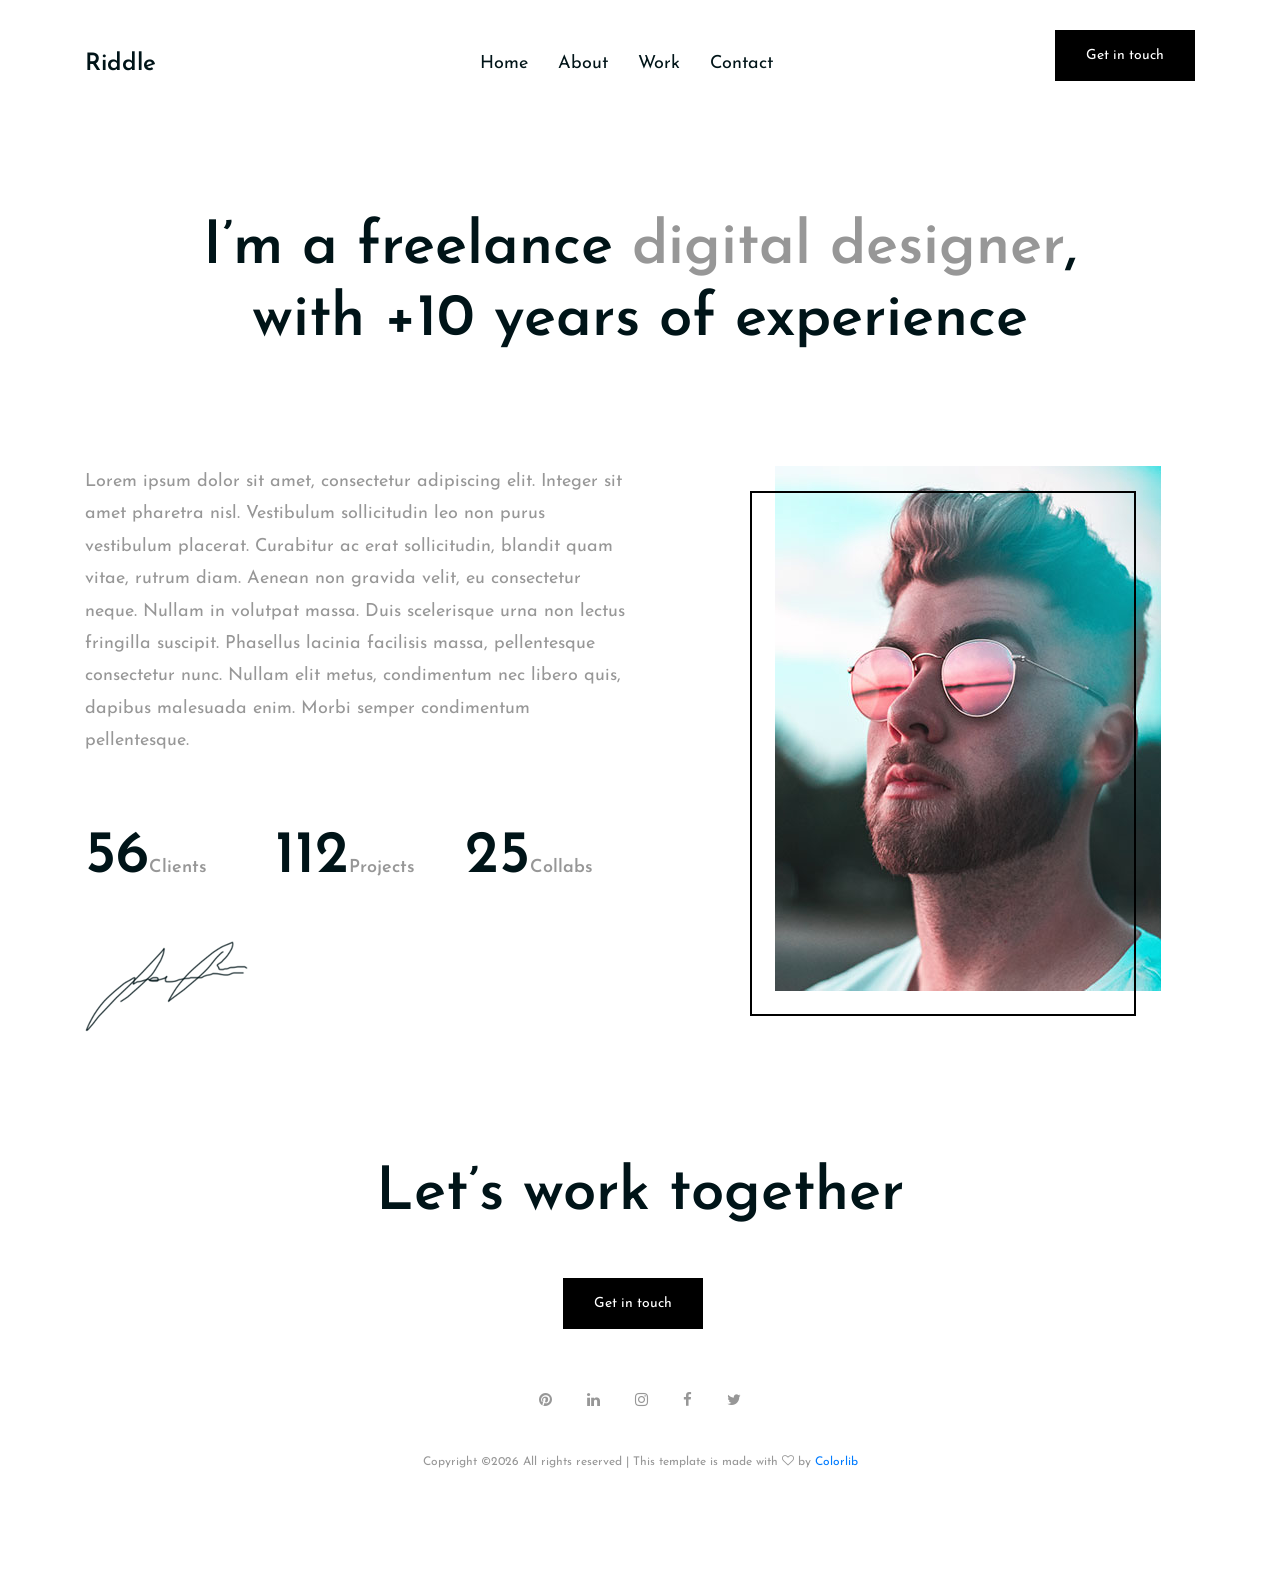
<file: packages/riddle/about.html>
<!DOCTYPE html>
<html lang="en">
<head>
	<title>Riddle - Portfolio Template</title>
	<meta charset="UTF-8">
	<meta name="description" content="Riddle - Portfolio Template">
	<meta name="keywords" content="portfolio, riddle, onepage, creative, html">
	<meta name="viewport" content="width=device-width, initial-scale=1.0">
	<!-- Favicon -->   
	<link href="img/favicon.ico" rel="shortcut icon"/>

	<!-- Google Fonts -->
	<link href="https://fonts.googleapis.com/css?family=Josefin+Sans:400,400i,600,600i,700" rel="stylesheet">

	<!-- Stylesheets -->
	<link rel="stylesheet" href="css/bootstrap.min.css"/>
	<link rel="stylesheet" href="css/font-awesome.min.css"/>
	<link rel="stylesheet" href="css/style.css"/>


	<!--[if lt IE 9]>
	  <script src="https://oss.maxcdn.com/html5shiv/3.7.2/html5shiv.min.js"></script>
	  <script src="https://oss.maxcdn.com/respond/1.4.2/respond.min.js"></script>
	<![endif]-->

</head>
<body>
	<!-- Page Preloder -->
	<div id="preloder">
		<div class="loader"></div>
	</div>
	
	<!-- header section start -->
	<header class="header-section">
		<div class="container">
			<div class="row">
				<div class="col-lg-4 col-md-3">
					<div class="logo">
						<h2 class="site-logo">Riddle</h2>
					</div>
				</div>
				<div class="col-lg-8 col-md-9">
					<a href="" class="site-btn header-btn">Get in touch</a>
					<nav class="main-menu">
						<ul>
							<li><a href="home.html">Home</a></li>
							<li><a href="about.html">About</a></li>
							<li><a href="home-2.html">Work</a></li>
							<li><a href="contact.html">Contact</a></li>
						</ul>
					</nav>
				</div>
			</div>
		</div>
		<div class="nav-switch">
			<i class="fa fa-bars"></i>
		</div>
	</header>
	<!-- header section end -->

	<!-- intro section start -->
	<section class="intro-section">
		<div class="container text-center">
			<div class="row">
				<div class="col-xl-10 offset-xl-1">
					<h2 class="section-title">I’m a freelance <span>digital designer</span>, with +10 years of experience</h2>
				</div>
			</div>
		</div>
	</section>
	<!-- intro section end -->


	<!-- page section start -->
	<section class="page-section">
		<div class="container">
			<div class="row">
				<div class="col-lg-6">
					<p>Lorem ipsum dolor sit amet, consectetur adipiscing elit. Integer sit amet pharetra nisl. Vestibulum sollicitudin leo non purus vestibulum placerat. Curabitur ac erat sollicitudin, blandit quam vitae, rutrum diam. Aenean non gravida velit, eu consectetur neque. Nullam in volutpat massa. Duis scelerisque urna non lectus fringilla suscipit. Phasellus lacinia facilisis massa, pellentesque consectetur nunc. Nullam elit metus, condimentum nec libero quis, dapibus malesuada enim. Morbi semper condimentum pellentesque. </p>
					<div class="row mt-5">
						<div class="col-md-4">
							<div class="milestone">
								<h2>56<span>Clients</span></h2>
							</div>
						</div>
						<div class="col-md-4">
							<div class="milestone">
								<h2>112<span>Projects</span></h2>
							</div>
						</div>
						<div class="col-md-4">
							<div class="milestone">
								<h2>25<span>Collabs</span></h2>
							</div>
						</div>
					</div>
					<figure class="mt-5">
						<img src="img/sign.png" alt="">
					</figure>
				</div>
				<div class="col-lg-5 offset-lg-1">
					<figure class="pic-frame">
						<img src="img/about.jpg" alt="">
					</figure>
				</div>
			</div>
		</div>
	</section>
	<!-- page section end -->

	<!-- footer section start -->
	<footer class="footer-section text-center">
		<div class="container">
			<h2 class="section-title mb-5">Let’s work together</h2>
			<a href="" class="site-btn">Get in touch</a>
			<div class="social-links">
				<a href=""><span class="fa fa-pinterest"></span></a>
				<a href=""><span class="fa fa-linkedin"></span></a>
				<a href=""><span class="fa fa-instagram"></span></a>
				<a href=""><span class="fa fa-facebook"></span></a>
				<a href=""><span class="fa fa-twitter"></span></a>
			</div>
			<div class="copyright"><!-- Link back to Colorlib can't be removed. Template is licensed under CC BY 3.0. -->
Copyright &copy;<script>document.write(new Date().getFullYear());</script> All rights reserved | This template is made with <i class="fa fa-heart-o" aria-hidden="true"></i> by <a href="https://colorlib.com" target="_blank">Colorlib</a>
<!-- Link back to Colorlib can't be removed. Template is licensed under CC BY 3.0. -->
</div>
		</div>
	</footer>
	<!-- footer section end -->


	<!--====== Javascripts & Jquery ======-->
	<script src="js/jquery-2.1.4.min.js"></script>
	<script src="js/bootstrap.min.js"></script>
	<script src="js/mixitup.min.js"></script>
	<script src="js/magnific-popup.min.js"></script>
	<script src="js/main.js"></script>
</body>
</html>
</file>
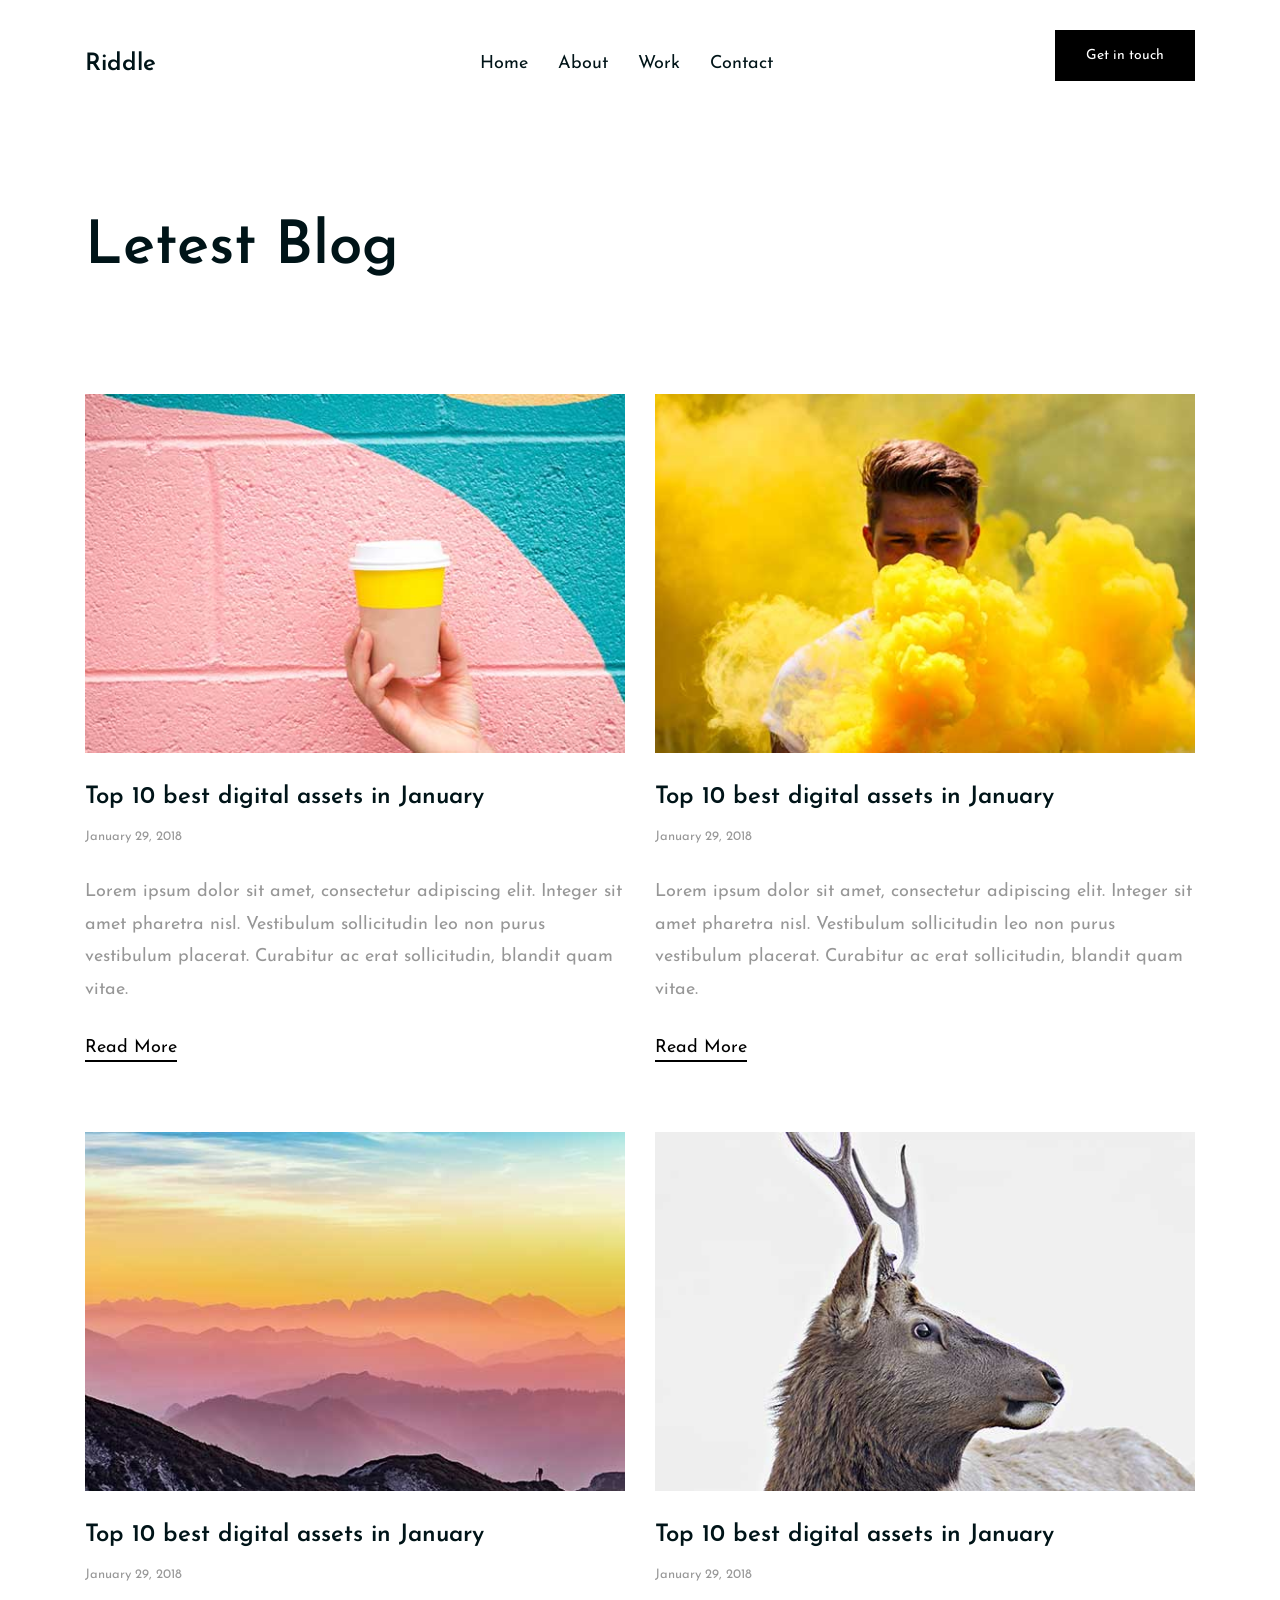
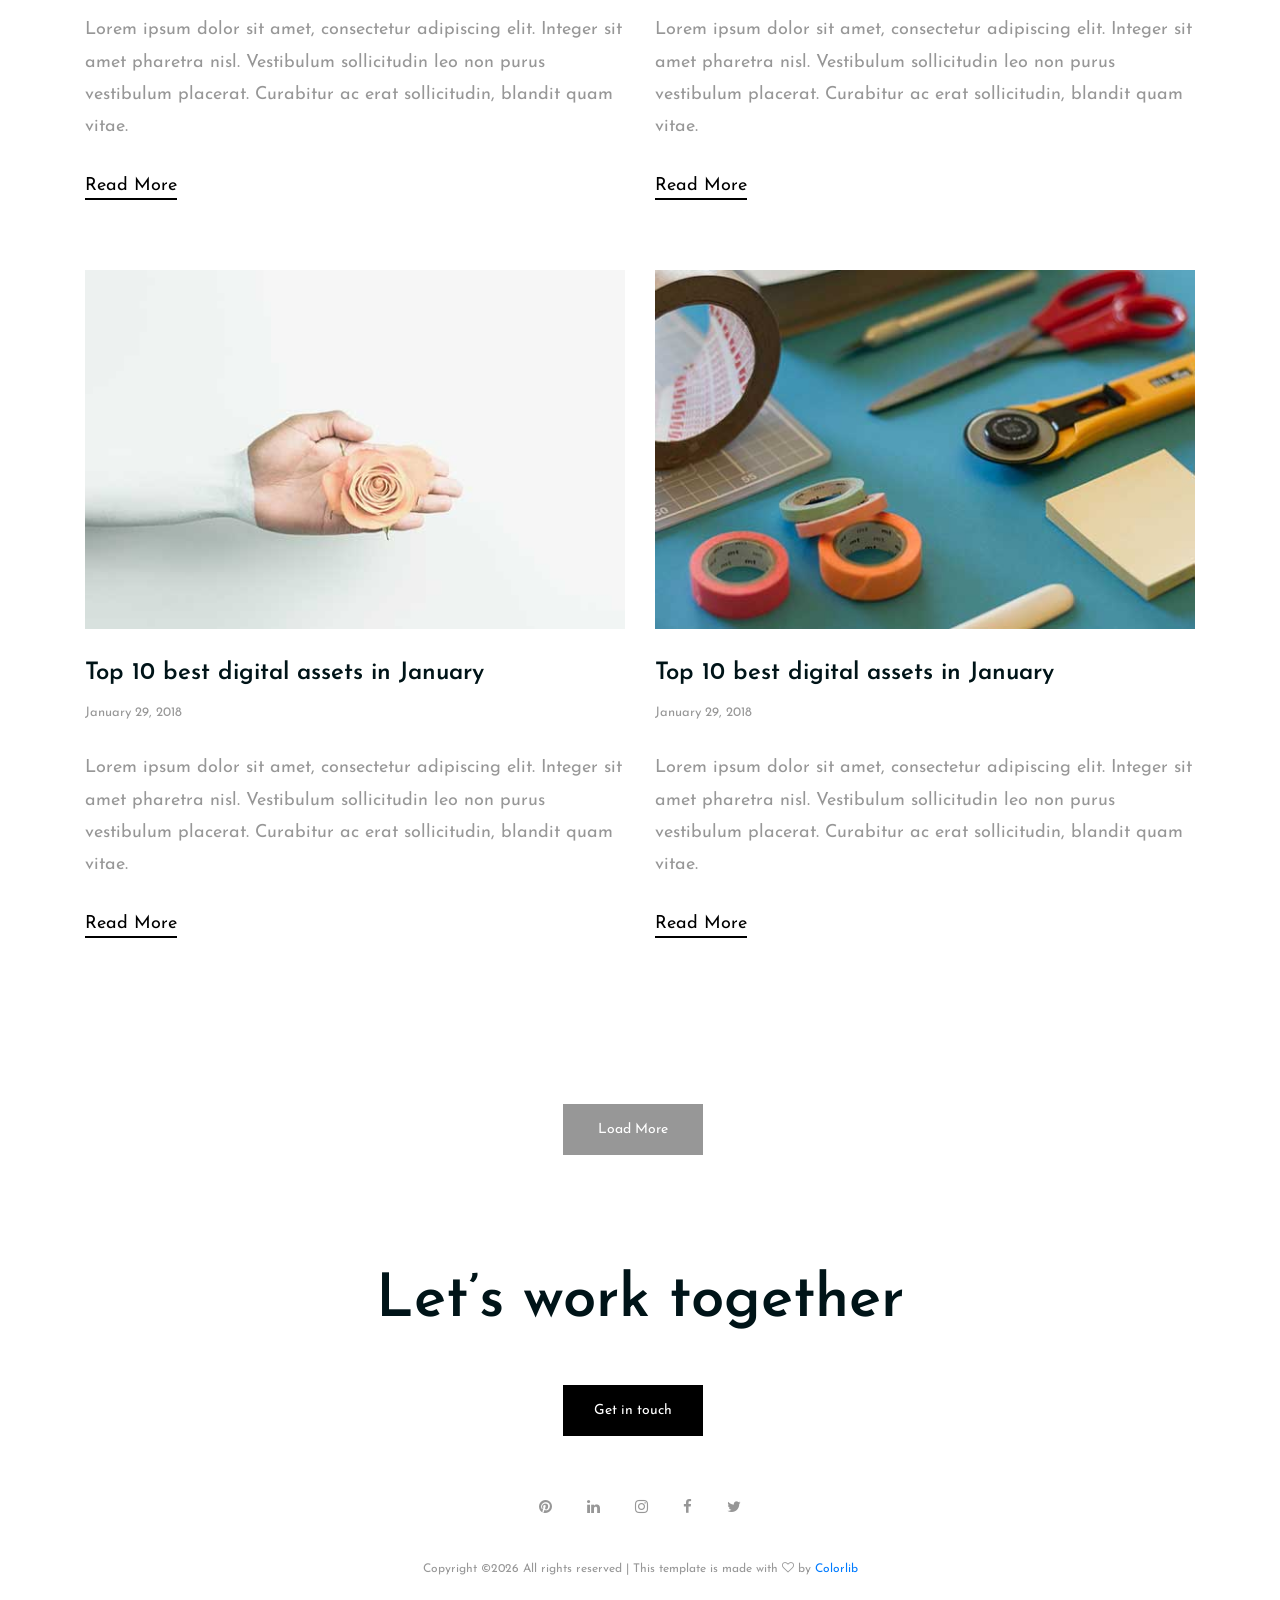
<file: packages/riddle/blog.html>
<!DOCTYPE html>
<html lang="en">
<head>
	<title>Riddle - Portfolio Template</title>
	<meta charset="UTF-8">
	<meta name="description" content="Riddle - Portfolio Template">
	<meta name="keywords" content="portfolio, riddle, onepage, creative, html">
	<meta name="viewport" content="width=device-width, initial-scale=1.0">
	<!-- Favicon -->   
	<link href="img/favicon.ico" rel="shortcut icon"/>

	<!-- Google Fonts -->
	<link href="https://fonts.googleapis.com/css?family=Josefin+Sans:400,400i,600,600i,700" rel="stylesheet">

	<!-- Stylesheets -->
	<link rel="stylesheet" href="css/bootstrap.min.css"/>
	<link rel="stylesheet" href="css/font-awesome.min.css"/>
	<link rel="stylesheet" href="css/style.css"/>


	<!--[if lt IE 9]>
	  <script src="https://oss.maxcdn.com/html5shiv/3.7.2/html5shiv.min.js"></script>
	  <script src="https://oss.maxcdn.com/respond/1.4.2/respond.min.js"></script>
	<![endif]-->

</head>
<body>
	<!-- Page Preloder -->
	<div id="preloder">
		<div class="loader"></div>
	</div>
	
	<!-- header section start -->
	<header class="header-section">
		<div class="container">
			<div class="row">
				<div class="col-lg-4 col-md-3">
					<div class="logo">
						<h2 class="site-logo">Riddle</h2>
					</div>
				</div>
				<div class="col-lg-8 col-md-9">
					<a href="" class="site-btn header-btn">Get in touch</a>
					<nav class="main-menu">
						<ul>
							<li><a href="home.html">Home</a></li>
							<li><a href="about.html">About</a></li>
							<li><a href="home-2.html">Work</a></li>
							<li><a href="contact.html">Contact</a></li>
						</ul>
					</nav>
				</div>
			</div>
		</div>
		<div class="nav-switch">
			<i class="fa fa-bars"></i>
		</div>
	</header>
	<!-- header section end -->

	<!-- intro section start -->
	<section class="intro-section">
		<div class="container">
			<div class="row">
				<div class="col-12">
					<h2 class="section-title">Letest Blog</h2>
				</div>
			</div>
		</div>
	</section>
	<!-- intro section end -->


	<!-- page section start -->
	<div class="page-section">
		<div class="container">
			<div class="row mb-5">
				<!-- blog item -->
				<div class="col-md-6">
					<div class="blog-item">
						<figure class="thumb">
							<img src="img/blog/1.jpg" alt="">
						</figure>
						<article class="blog-content">
							<h2>Top 10 best digital assets in January</h2>
							<div class="blog-meta">January 29, 2018</div>
							<p>Lorem ipsum dolor sit amet, consectetur adipiscing elit. Integer sit amet pharetra nisl. Vestibulum sollicitudin leo non purus vestibulum placerat. Curabitur ac erat sollicitudin, blandit quam vitae.</p>
							<a href="" class="read-more">Read More</a>
						</article>
					</div>
				</div>
				<!-- blog item -->
				<div class="col-md-6">
					<div class="blog-item">
						<figure class="thumb">
							<img src="img/blog/2.jpg" alt="">
						</figure>
						<article class="blog-content">
							<h2>Top 10 best digital assets in January</h2>
							<div class="blog-meta">January 29, 2018</div>
							<p>Lorem ipsum dolor sit amet, consectetur adipiscing elit. Integer sit amet pharetra nisl. Vestibulum sollicitudin leo non purus vestibulum placerat. Curabitur ac erat sollicitudin, blandit quam vitae.</p>
							<a href="" class="read-more">Read More</a>
						</article>
					</div>
				</div>
				<!-- blog item -->
				<div class="col-md-6">
					<div class="blog-item">
						<figure class="thumb">
							<img src="img/blog/3.jpg" alt="">
						</figure>
						<article class="blog-content">
							<h2>Top 10 best digital assets in January</h2>
							<div class="blog-meta">January 29, 2018</div>
							<p>Lorem ipsum dolor sit amet, consectetur adipiscing elit. Integer sit amet pharetra nisl. Vestibulum sollicitudin leo non purus vestibulum placerat. Curabitur ac erat sollicitudin, blandit quam vitae.</p>
							<a href="" class="read-more">Read More</a>
						</article>
					</div>
				</div>
				<!-- blog item -->
				<div class="col-md-6">
					<div class="blog-item">
						<figure class="thumb">
							<img src="img/blog/4.jpg" alt="">
						</figure>
						<article class="blog-content">
							<h2>Top 10 best digital assets in January</h2>
							<div class="blog-meta">January 29, 2018</div>
							<p>Lorem ipsum dolor sit amet, consectetur adipiscing elit. Integer sit amet pharetra nisl. Vestibulum sollicitudin leo non purus vestibulum placerat. Curabitur ac erat sollicitudin, blandit quam vitae.</p>
							<a href="" class="read-more">Read More</a>
						</article>
					</div>
				</div>
				<!-- blog item -->
				<div class="col-md-6">
					<div class="blog-item">
						<figure class="thumb">
							<img src="img/blog/5.jpg" alt="">
						</figure>
						<article class="blog-content">
							<h2>Top 10 best digital assets in January</h2>
							<div class="blog-meta">January 29, 2018</div>
							<p>Lorem ipsum dolor sit amet, consectetur adipiscing elit. Integer sit amet pharetra nisl. Vestibulum sollicitudin leo non purus vestibulum placerat. Curabitur ac erat sollicitudin, blandit quam vitae.</p>
							<a href="" class="read-more">Read More</a>
						</article>
					</div>
				</div>
				<!-- blog item -->
				<div class="col-md-6">
					<div class="blog-item">
						<figure class="thumb">
							<img src="img/blog/6.jpg" alt="">
						</figure>
						<article class="blog-content">
							<h2>Top 10 best digital assets in January</h2>
							<div class="blog-meta">January 29, 2018</div>
							<p>Lorem ipsum dolor sit amet, consectetur adipiscing elit. Integer sit amet pharetra nisl. Vestibulum sollicitudin leo non purus vestibulum placerat. Curabitur ac erat sollicitudin, blandit quam vitae.</p>
							<a href="" class="read-more">Read More</a>
						</article>
					</div>
				</div>
			</div>
			<div class="text-center pt-5">
				<button class="site-btn btn-fade">Load More</button>
			</div>
		</div>
	</div>
	<!-- page section end -->

	<!-- footer section start -->
	<footer class="footer-section text-center">
		<div class="container">
			<h2 class="section-title mb-5">Let’s work together</h2>
			<a href="" class="site-btn">Get in touch</a>
			<div class="social-links">
				<a href=""><span class="fa fa-pinterest"></span></a>
				<a href=""><span class="fa fa-linkedin"></span></a>
				<a href=""><span class="fa fa-instagram"></span></a>
				<a href=""><span class="fa fa-facebook"></span></a>
				<a href=""><span class="fa fa-twitter"></span></a>
			</div>
			<div class="copyright"><!-- Link back to Colorlib can't be removed. Template is licensed under CC BY 3.0. -->
Copyright &copy;<script>document.write(new Date().getFullYear());</script> All rights reserved | This template is made with <i class="fa fa-heart-o" aria-hidden="true"></i> by <a href="https://colorlib.com" target="_blank">Colorlib</a>
<!-- Link back to Colorlib can't be removed. Template is licensed under CC BY 3.0. -->
</div>
		</div>
	</footer>
	<!-- footer section end -->



	<!--====== Javascripts & Jquery ======-->
	<script src="js/jquery-2.1.4.min.js"></script>
	<script src="js/bootstrap.min.js"></script>
	<script src="js/mixitup.min.js"></script>
	<script src="js/magnific-popup.min.js"></script>
	<script src="js/main.js"></script>
</body>
</html>
</file>
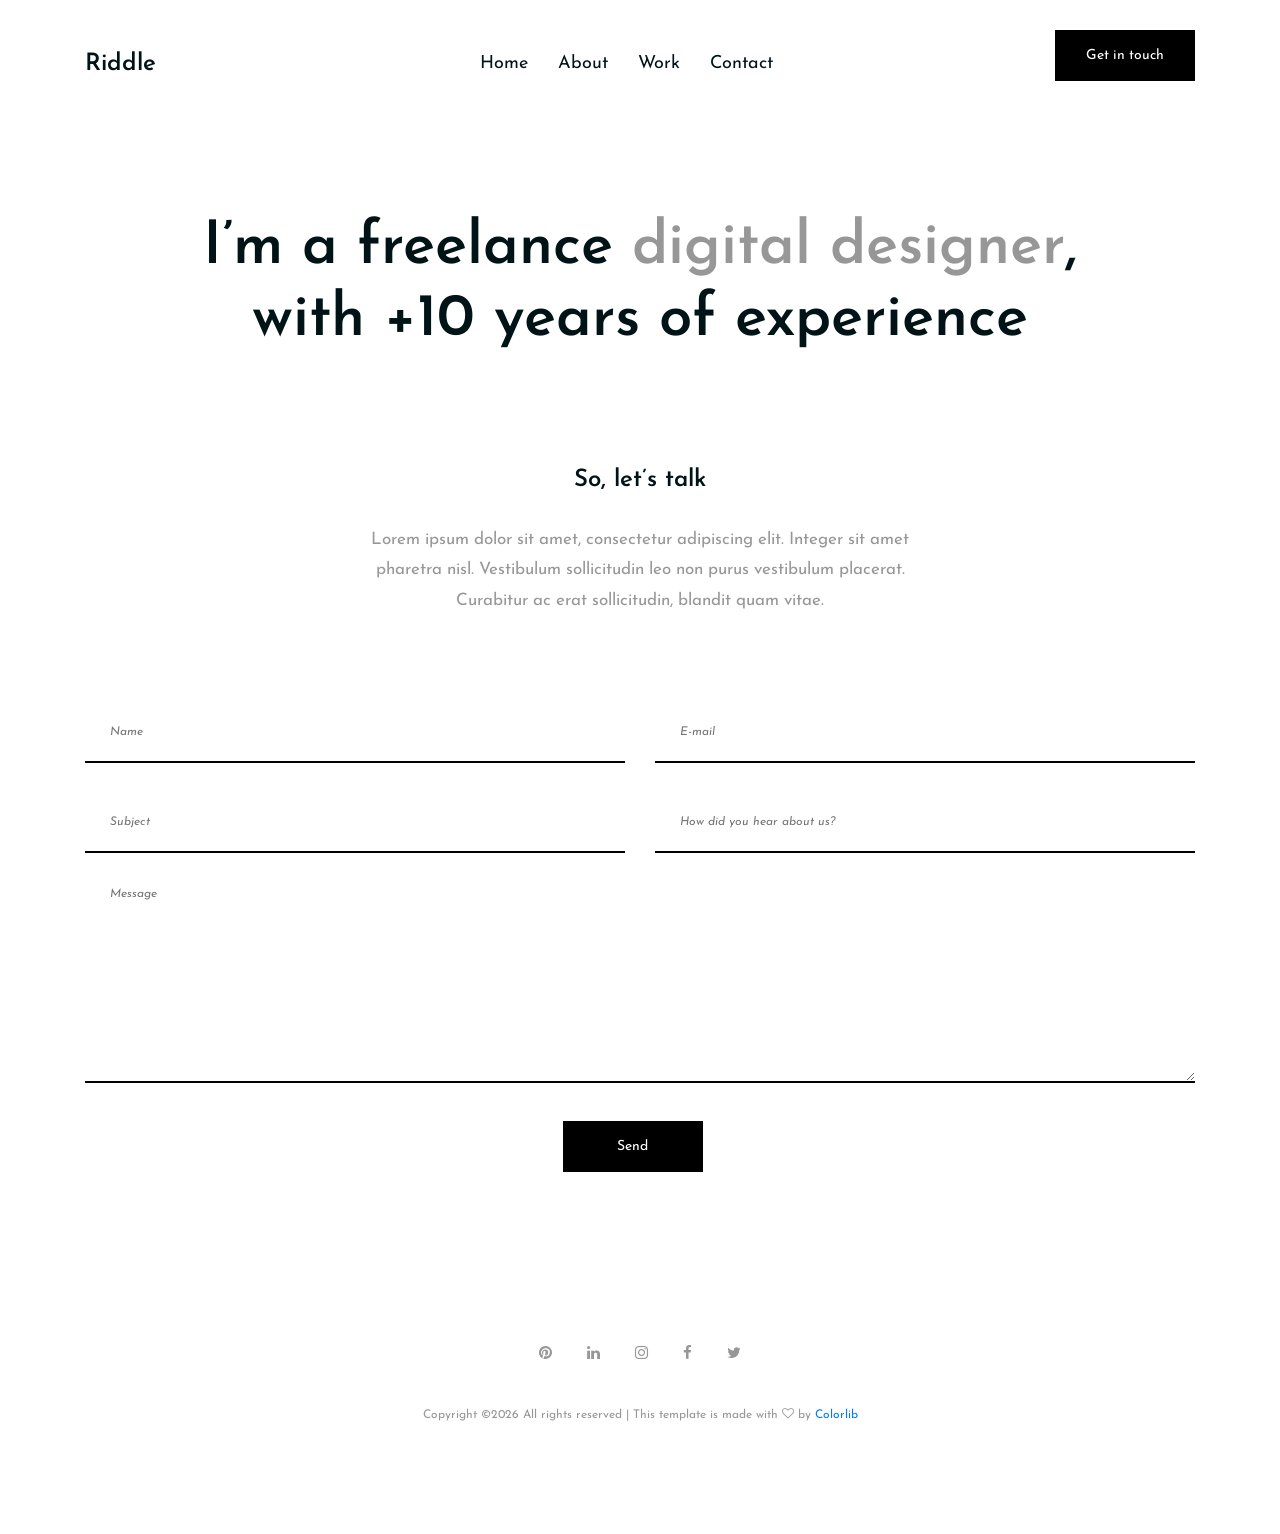
<file: packages/riddle/contact.html>
<!DOCTYPE html>
<html lang="en">
<head>
	<title>Riddle - Portfolio Template</title>
	<meta charset="UTF-8">
	<meta name="description" content="Riddle - Portfolio Template">
	<meta name="keywords" content="portfolio, riddle, onepage, creative, html">
	<meta name="viewport" content="width=device-width, initial-scale=1.0">
	<!-- Favicon -->   
	<link href="img/favicon.ico" rel="shortcut icon"/>

	<!-- Google Fonts -->
	<link href="https://fonts.googleapis.com/css?family=Josefin+Sans:400,400i,600,600i,700" rel="stylesheet">

	<!-- Stylesheets -->
	<link rel="stylesheet" href="css/bootstrap.min.css"/>
	<link rel="stylesheet" href="css/font-awesome.min.css"/>
	<link rel="stylesheet" href="css/style.css"/>


	<!--[if lt IE 9]>
	  <script src="https://oss.maxcdn.com/html5shiv/3.7.2/html5shiv.min.js"></script>
	  <script src="https://oss.maxcdn.com/respond/1.4.2/respond.min.js"></script>
	<![endif]-->

</head>
<body>
	<!-- Page Preloder -->
	<div id="preloder">
		<div class="loader"></div>
	</div>
	
	<!-- header section start -->
	<header class="header-section">
		<div class="container">
			<div class="row">
				<div class="col-lg-4 col-md-3">
					<div class="logo">
						<h2 class="site-logo">Riddle</h2>
					</div>
				</div>
				<div class="col-lg-8 col-md-9">
					<a href="" class="site-btn header-btn">Get in touch</a>
					<nav class="main-menu">
						<ul>
							<li><a href="home.html">Home</a></li>
							<li><a href="about.heml">About</a></li>
							<li><a href="home-2.html">Work</a></li>
							<li><a href="contact.html">Contact</a></li>
						</ul>
					</nav>
				</div>
			</div>
		</div>
		<div class="nav-switch">
			<i class="fa fa-bars"></i>
		</div>
	</header>
	<!-- header section end -->

	<!-- intro section start -->
	<section class="intro-section">
		<div class="container text-center">
			<div class="row">
				<div class="col-xl-10 offset-xl-1">
					<h2 class="section-title">I’m a freelance <span>digital designer</span>, with +10 years of experience</h2>
				</div>
			</div>
		</div>
	</section>
	<!-- intro section end -->


	<!-- page section start -->
	<section class="page-section">
		<div class="container">
			<div class="row">
				<div class="col-lg-6 offset-lg-3 contect-tect">
					<h2>So, let’s talk</h2>
					<p>Lorem ipsum dolor sit amet, consectetur adipiscing elit. Integer sit amet pharetra nisl. Vestibulum sollicitudin leo non purus vestibulum placerat. Curabitur ac erat sollicitudin, blandit quam vitae.</p>
				</div>
			</div>
			<form class="contact-form">
				<div class="row">
					<div class="col-md-6">
						<input type="text" placeholder="Name">
					</div>
					<div class="col-md-6">
						<input type="text" placeholder="E-mail">
					</div>
					<div class="col-md-6">
						<input type="text" placeholder="Subject">
					</div>
					<div class="col-md-6">
						<input type="text" placeholder="How did you hear about us?">
					</div>
					<div class="col-md-12">
						<textarea placeholder="Message"></textarea>
					</div>
				</div>
				<div class="text-center">
					<button class="site-btn">Send</button>
				</div>
			</form>
		</div>
	</section>
	<!-- page section end -->

	<!-- footer section start -->
	<footer class="footer-section text-center">
		<div class="container">
			<div class="social-links">
				<a href=""><span class="fa fa-pinterest"></span></a>
				<a href=""><span class="fa fa-linkedin"></span></a>
				<a href=""><span class="fa fa-instagram"></span></a>
				<a href=""><span class="fa fa-facebook"></span></a>
				<a href=""><span class="fa fa-twitter"></span></a>
			</div>
			<div class="copyright"><!-- Link back to Colorlib can't be removed. Template is licensed under CC BY 3.0. -->
Copyright &copy;<script>document.write(new Date().getFullYear());</script> All rights reserved | This template is made with <i class="fa fa-heart-o" aria-hidden="true"></i> by <a href="https://colorlib.com" target="_blank">Colorlib</a>
<!-- Link back to Colorlib can't be removed. Template is licensed under CC BY 3.0. -->
</div>
		</div>
	</footer>
	<!-- footer section end -->


	<!--====== Javascripts & Jquery ======-->
	<script src="js/jquery-2.1.4.min.js"></script>
	<script src="js/bootstrap.min.js"></script>
	<script src="js/mixitup.min.js"></script>
	<script src="js/magnific-popup.min.js"></script>
	<script src="js/main.js"></script>
</body>
</html>
</file>
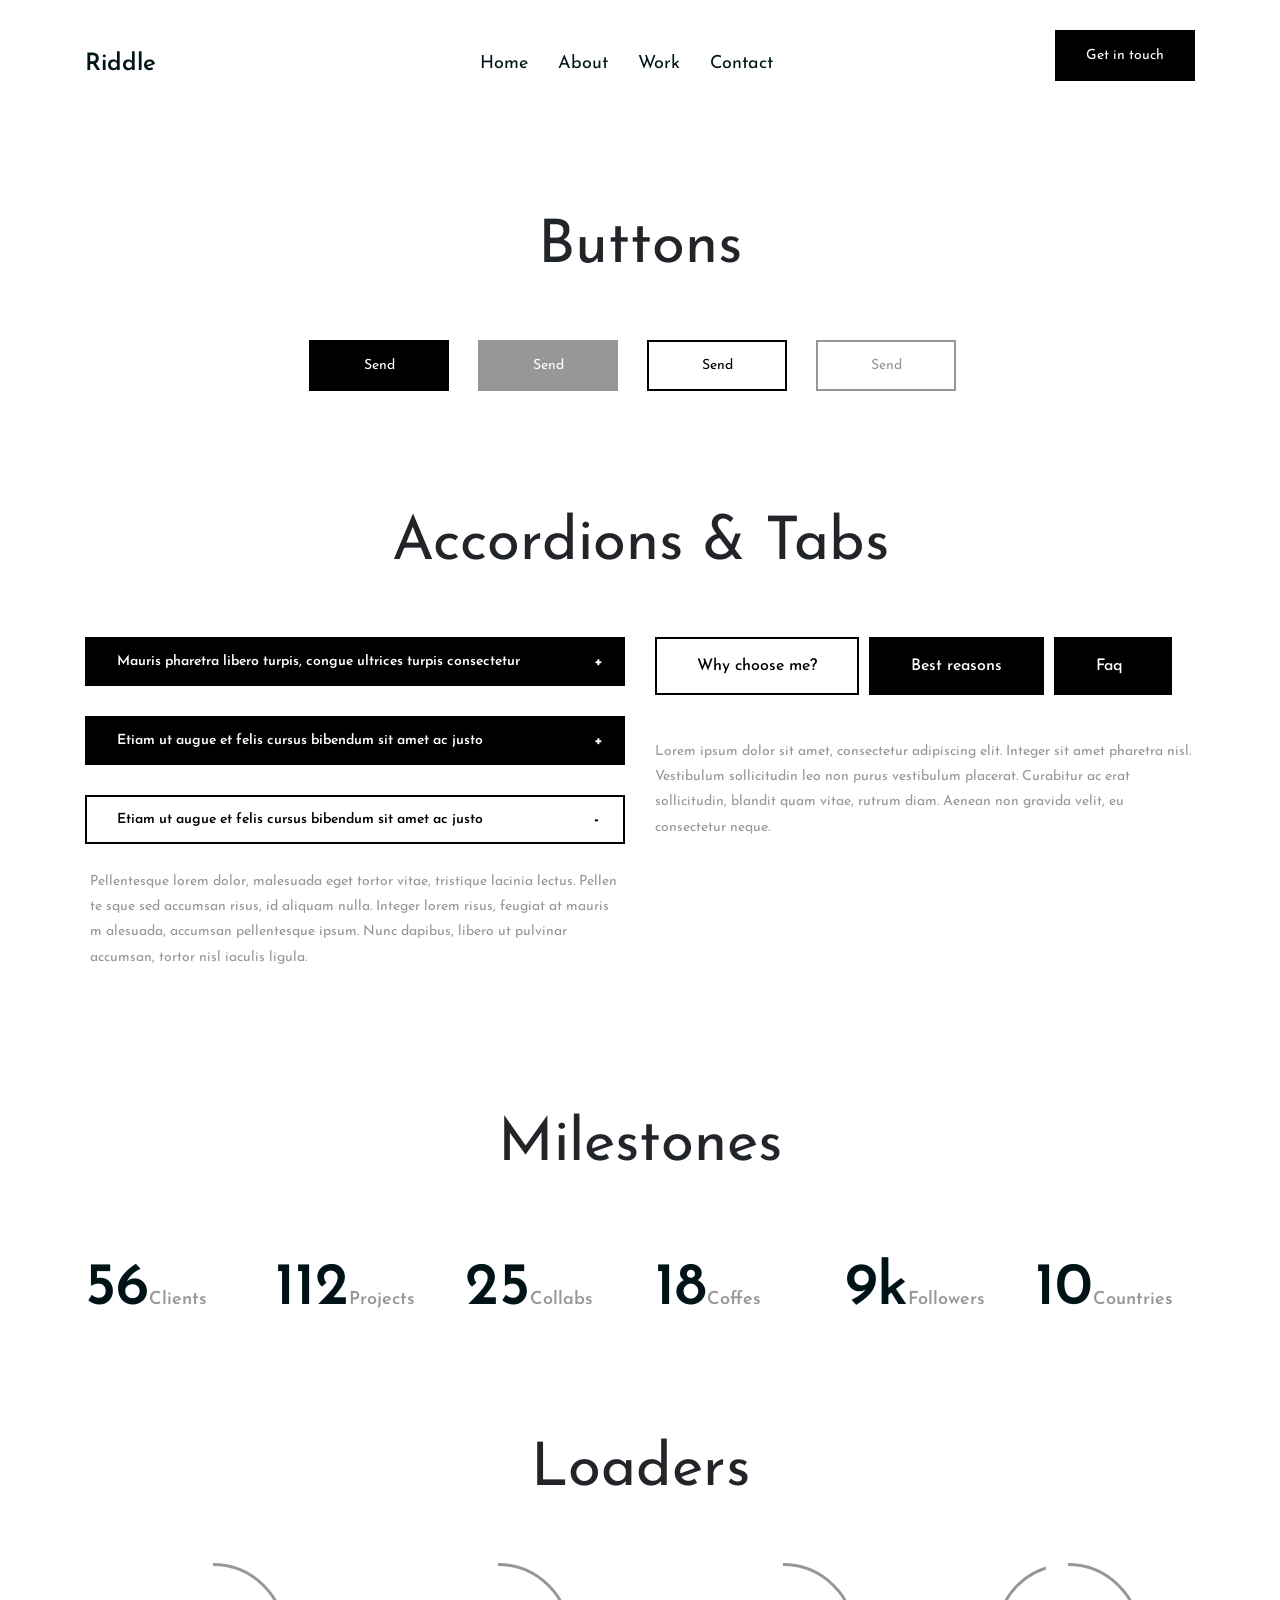
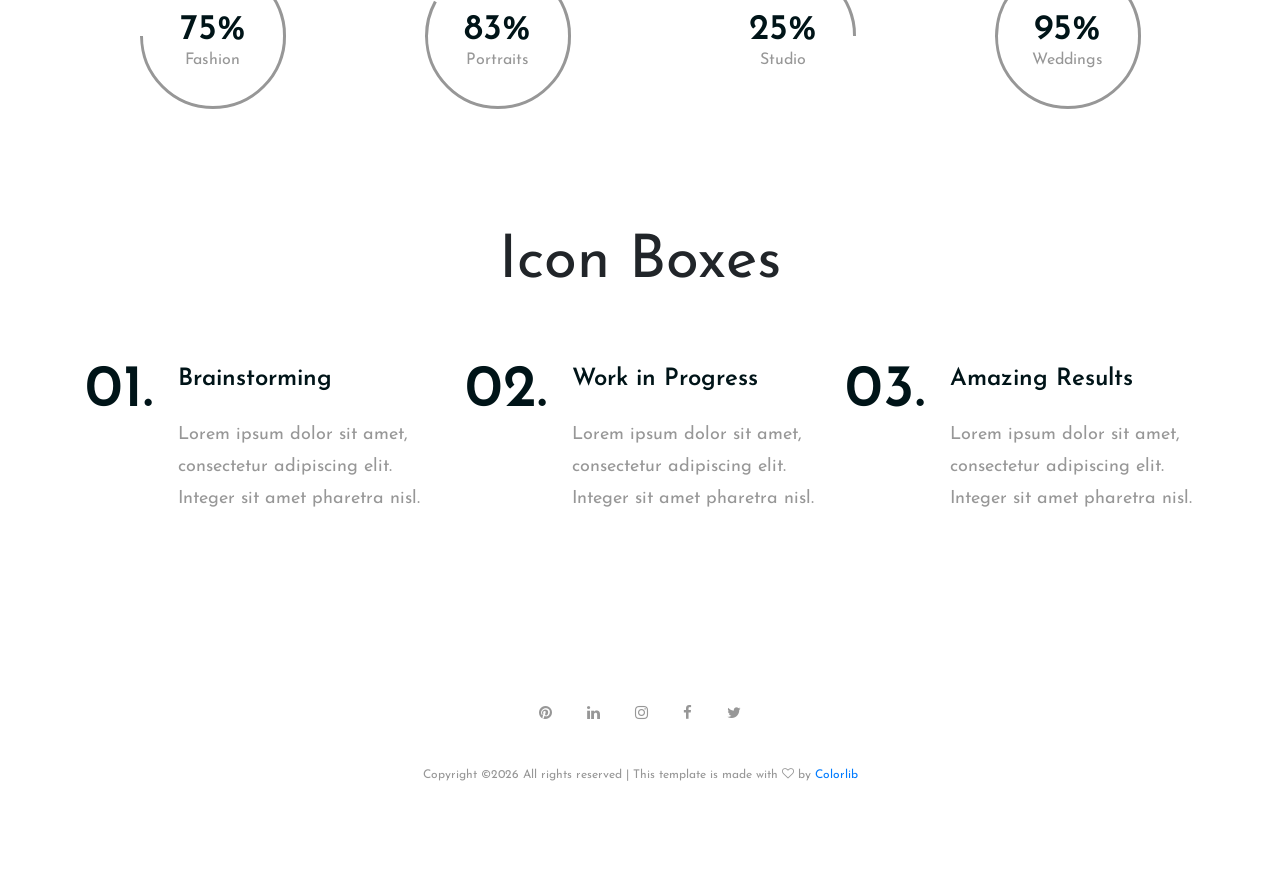
<file: packages/riddle/elements.html>
<!DOCTYPE html>
<html lang="en">
<head>
	<title>Riddle - Portfolio Template</title>
	<meta charset="UTF-8">
	<meta name="description" content="Riddle - Portfolio Template">
	<meta name="keywords" content="portfolio, riddle, onepage, creative, html">
	<meta name="viewport" content="width=device-width, initial-scale=1.0">
	<!-- Favicon -->   
	<link href="img/favicon.ico" rel="shortcut icon"/>

	<!-- Google Fonts -->
	<link href="https://fonts.googleapis.com/css?family=Josefin+Sans:400,400i,600,600i,700" rel="stylesheet">

	<!-- Stylesheets -->
	<link rel="stylesheet" href="css/bootstrap.min.css"/>
	<link rel="stylesheet" href="css/font-awesome.min.css"/>
	<link rel="stylesheet" href="css/style.css"/>


	<!--[if lt IE 9]>
	  <script src="https://oss.maxcdn.com/html5shiv/3.7.2/html5shiv.min.js"></script>
	  <script src="https://oss.maxcdn.com/respond/1.4.2/respond.min.js"></script>
	<![endif]-->

</head>
<body>
	<!-- Page Preloder -->
	<div id="preloder">
		<div class="loader"></div>
	</div>

	<!-- header section start -->
	<header class="header-section">
		<div class="container">
			<div class="row">
				<div class="col-lg-4">
					<div class="logo">
						<h2 class="site-logo">Riddle</h2>
					</div>
				</div>
				<div class="col-lg-8">
					<a href="" class="site-btn header-btn">Get in touch</a>
					<nav class="main-menu">
						<ul>
							<li><a href="home.html">Home</a></li>
							<li><a href="about.html">About</a></li>
							<li><a href="home-2.html">Work</a></li>
							<li><a href="contact.html">Contact</a></li>
						</ul>
					</nav>
				</div>
			</div>
		</div>
	</header>
	<!-- header section end -->

	<!-- page section start -->
	<section class="page-section pt100">
		<div class="container">
			<div class="element">
				<div class="text-center">
					<div class="section-title mb-5">Buttons</div>
					<div class="buttons">
						<button class="site-btn sb-dark mr-4 mb-2">Send</button>
						<button class="site-btn btn-fade mr-4 mb-2">Send</button>
						<button class="site-btn btn-line mr-4 mb-2">Send</button>
						<button class="site-btn btn-line-fade mb-2">Send</button>
					</div>
				</div>
			</div>
			<div class="element">
				<div class="text-center">
					<div class="section-title mb-5">Accordions & Tabs</div>
				</div>
				<div class="row">
					<div class="col-lg-6">
						<div id="accordion" class="accordion-area">
							<div class="panel">
								<div class="panel-header" id="headingOne">
									Mauris pharetra libero turpis, congue ultrices turpis consectetur 
									<button class="panel-link" data-toggle="collapse" data-target="#collapse1" aria-expanded="false" aria-controls="collapse1"></button>
								</div>
								<div id="collapse1" class="collapse" aria-labelledby="headingOne" data-parent="#accordion">
									<div class="panel-body">
										<p>Pellentesque lorem dolor, malesuada eget tortor vitae, tristique lacinia lectus. Pellen te sque sed accumsan risus, id aliquam nulla. Integer lorem risus, feugiat at mauris m alesuada, accumsan pellentesque ipsum. Nunc dapibus, libero ut pulvinar accumsan, tortor nisl iaculis ligula. </p>
									</div>
								</div>
							</div>
							<div class="panel">
								<div class="panel-header" id="headingTwo">
									Etiam ut augue et felis cursus bibendum sit amet ac justo
									<button class="panel-link" data-toggle="collapse" data-target="#collapse2" aria-expanded="false" aria-controls="collapse2"></button>
								</div>
								<div id="collapse2" class="collapse" aria-labelledby="headingTwo" data-parent="#accordion">
									<div class="panel-body">
										<p>Pellentesque lorem dolor, malesuada eget tortor vitae, tristique lacinia lectus. Pellen te sque sed accumsan risus, id aliquam nulla. Integer lorem risus, feugiat at mauris m alesuada, accumsan pellentesque ipsum. Nunc dapibus, libero ut pulvinar accumsan, tortor nisl iaculis ligula. </p>
									</div>
								</div>
							</div>
							<div class="panel">
								<div class="panel-header active" id="headingThree">
									Etiam ut augue et felis cursus bibendum sit amet ac justo
									<button class="panel-link" data-toggle="collapse" data-target="#collapse3" aria-expanded="true" aria-controls="collapse3"></button>
								</div>
								<div id="collapse3" class="collapse show" aria-labelledby="headingThree" data-parent="#accordion">
									<div class="panel-body">
										<p>Pellentesque lorem dolor, malesuada eget tortor vitae, tristique lacinia lectus. Pellen te sque sed accumsan risus, id aliquam nulla. Integer lorem risus, feugiat at mauris m alesuada, accumsan pellentesque ipsum. Nunc dapibus, libero ut pulvinar accumsan, tortor nisl iaculis ligula. </p>
									</div>
								</div>
							</div>
						</div>
					</div>
					<div class="col-lg-6">
						<div class="tab-element">
							<ul class="nav nav-tabs" id="myTab" role="tablist">
								<li class="nav-item">
									<a class="nav-link active" id="1-tab" data-toggle="tab" href="#tab-1" role="tab" aria-controls="tab-1" aria-selected="true">Why choose me?</a>
								</li>
								<li class="nav-item">
									<a class="nav-link" id="2-tab" data-toggle="tab" href="#tab-2" role="tab" aria-controls="tab-2" aria-selected="false">Best reasons</a>
								</li>
								<li class="nav-item">
									<a class="nav-link" id="3-tab" data-toggle="tab" href="#tab-3" role="tab" aria-controls="tab-3" aria-selected="false">Faq</a>
								</li>
							</ul>
							<div class="tab-content" id="myTabContent">
								<!-- single tab content -->
								<div class="tab-pane fade show active" id="tab-1" role="tabpanel" aria-labelledby="tab-1">
									<p>Lorem ipsum dolor sit amet, consectetur adipiscing elit. Integer sit amet pharetra nisl. Vestibulum sollicitudin leo non purus vestibulum placerat. Curabitur ac erat sollicitudin, blandit quam vitae, rutrum diam. Aenean non gravida velit, eu consectetur neque.</p>
								</div>
								<div class="tab-pane fade" id="tab-2" role="tabpanel" aria-labelledby="tab-2">
									<p>Lorem ipsum dolor sit amet, consectetur adipiscing elit. Integer sit amet pharetra nisl. Vestibulum sollicitudin leo non purus vestibulum placerat. Curabitur ac erat sollicitudin, blandit quam vitae, rutrum diam. Aenean non gravida velit, eu consectetur neque.</p>
								</div>
								<div class="tab-pane fade" id="tab-3" role="tabpanel" aria-labelledby="tab-3">
									<p>Lorem ipsum dolor sit amet, consectetur adipiscing elit. Integer sit amet pharetra nisl. Vestibulum sollicitudin leo non purus vestibulum placerat. Curabitur ac erat sollicitudin, blandit quam vitae, rutrum diam. Aenean non gravida velit, eu consectetur neque.</p>
								</div>
							</div>
						</div>
					</div>
				</div>
			</div>
			<div class="element">
				<div class="text-center">
					<div class="section-title mb-5">Milestones</div>
				</div>
				<div class="row">
					<div class="col-lg-2">
						<div class="milestone">
							<h2>56<span>Clients</span></h2>
						</div>
					</div>
					<div class="col-lg-2">
						<div class="milestone">
							<h2>112<span>Projects</span></h2>
						</div>
					</div>
					<div class="col-lg-2">
						<div class="milestone">
							<h2>25<span>Collabs</span></h2>
						</div>
					</div>
					<div class="col-lg-2">
						<div class="milestone">
							<h2>18<span>Coffes</span></h2>
						</div>
					</div>
					<div class="col-lg-2">
						<div class="milestone">
							<h2>9k<span>Followers</span></h2>
						</div>
					</div>
					<div class="col-lg-2">
						<div class="milestone">
							<h2>10<span>Countries</span></h2>
						</div>
					</div>
				</div>
			</div>
			<div class="element">
				<div class="text-center">
					<div class="section-title mb-5">Loaders</div>
				</div>
				<div class="row">
					<div class="col-lg-3 col-md-6 mb-5 mb-md-0">
						<div class="circle-progress">
							<div id="progress1"></div>
							<div class="progress-info">
								<h2>75%</h2>
								<p>Fashion</p>
							</div>		
						</div>
					</div>
					<div class="col-lg-3 col-md-6 mb-5 mb-md-0">
						<div class="circle-progress">
							<div id="progress2"></div>
							<div class="progress-info">
								<h2>83%</h2>
								<p>Portraits</p>
							</div>		
						</div>
					</div>
					<div class="col-lg-3 col-md-6 mb-5 mb-md-0">
						<div class="circle-progress">
							<div id="progress3"></div>
							<div class="progress-info">
								<h2>25%</h2>
								<p>Studio</p>
							</div>		
						</div>
					</div>
					<div class="col-lg-3 col-md-6">
						<div class="circle-progress">
							<div id="progress4"></div>
							<div class="progress-info">
								<h2>95%</h2>
								<p>Weddings</p>
							</div>		
						</div>
					</div>
				</div>
			</div>
			<div class="element">
				<div class="text-center">
					<div class="section-title mb-5">Icon Boxes</div>
				</div>
				<div class="row">
					<div class="col-md-4">
						<div class="icon-box mb-5 mb-md-0">
							<div class="icon">
								<h2>01.</h2>
							</div>
							<div class="icon-box-content">
								<h3>Brainstorming</h3>
								<p>Lorem ipsum dolor sit amet, consectetur adipiscing elit. Integer sit amet pharetra nisl. </p>
							</div>
						</div>
					</div>
					<div class="col-md-4">
						<div class="icon-box mb-5 mb-md-0">
							<div class="icon">
								<h2>02.</h2>
							</div>
							<div class="icon-box-content">
								<h3>Work in Progress</h3>
								<p>Lorem ipsum dolor sit amet, consectetur adipiscing elit. Integer sit amet pharetra nisl. </p>
							</div>
						</div>
					</div>
					<div class="col-md-4">
						<div class="icon-box ">
							<div class="icon">
								<h2>03.</h2>
							</div>
							<div class="icon-box-content">
								<h3>Amazing Results</h3>
								<p>Lorem ipsum dolor sit amet, consectetur adipiscing elit. Integer sit amet pharetra nisl. </p>
							</div>
						</div>
					</div>
				</div>
			</div>
		</div>
	</section>
	<!-- page section end -->

	<!-- footer section start -->
	<footer class="footer-section text-center">
		<div class="container">
			<div class="social-links">
				<a href=""><span class="fa fa-pinterest"></span></a>
				<a href=""><span class="fa fa-linkedin"></span></a>
				<a href=""><span class="fa fa-instagram"></span></a>
				<a href=""><span class="fa fa-facebook"></span></a>
				<a href=""><span class="fa fa-twitter"></span></a>
			</div>
			<div class="copyright"><!-- Link back to Colorlib can't be removed. Template is licensed under CC BY 3.0. -->
Copyright &copy;<script>document.write(new Date().getFullYear());</script> All rights reserved | This template is made with <i class="fa fa-heart-o" aria-hidden="true"></i> by <a href="https://colorlib.com" target="_blank">Colorlib</a>
<!-- Link back to Colorlib can't be removed. Template is licensed under CC BY 3.0. -->
</div>
		</div>
	</footer>
	<!-- footer section end -->



	<!--====== Javascripts & Jquery ======-->
	<script src="js/jquery-2.1.4.min.js"></script>
	<script src="js/bootstrap.min.js"></script>
	<script src="js/mixitup.min.js"></script>
	<script src="js/circle-progress.min.js"></script>
	<script src="js/magnific-popup.min.js"></script>
	<script src="js/main.js"></script>
</body>
</html>
</file>
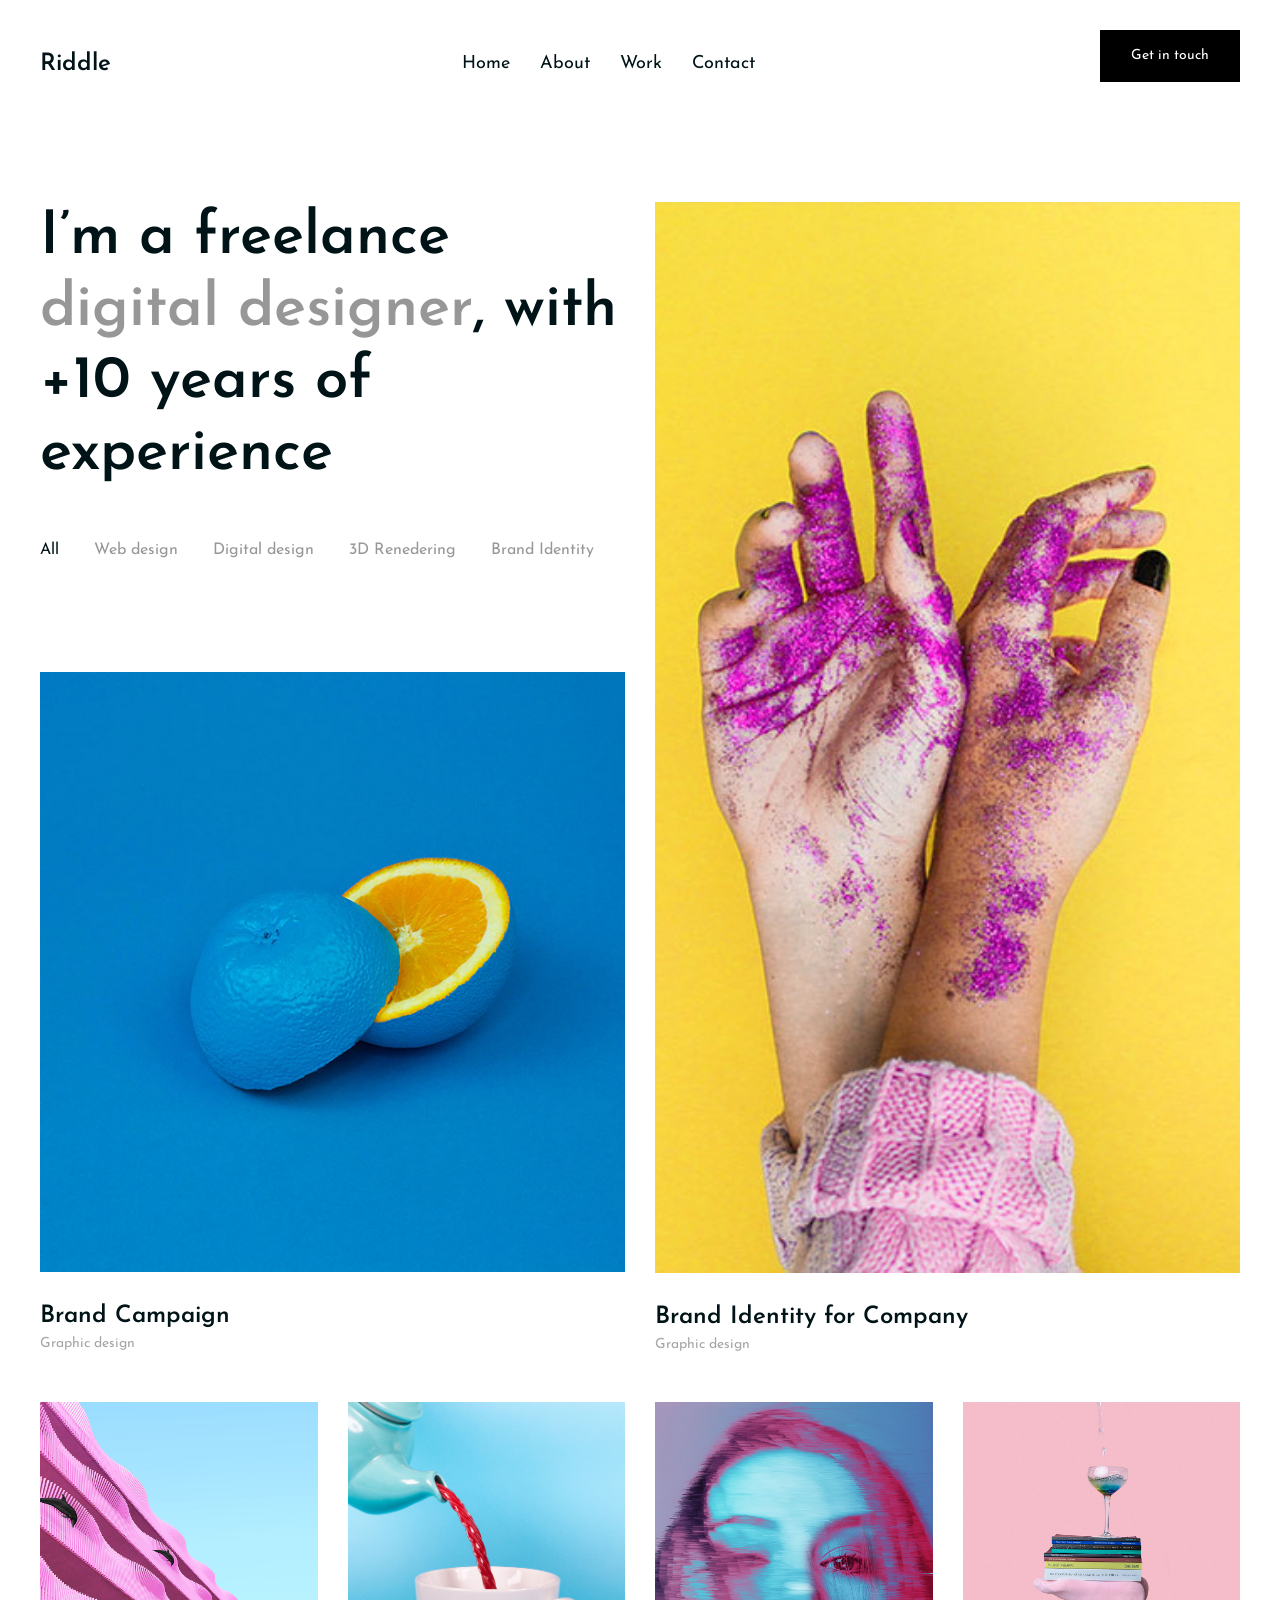
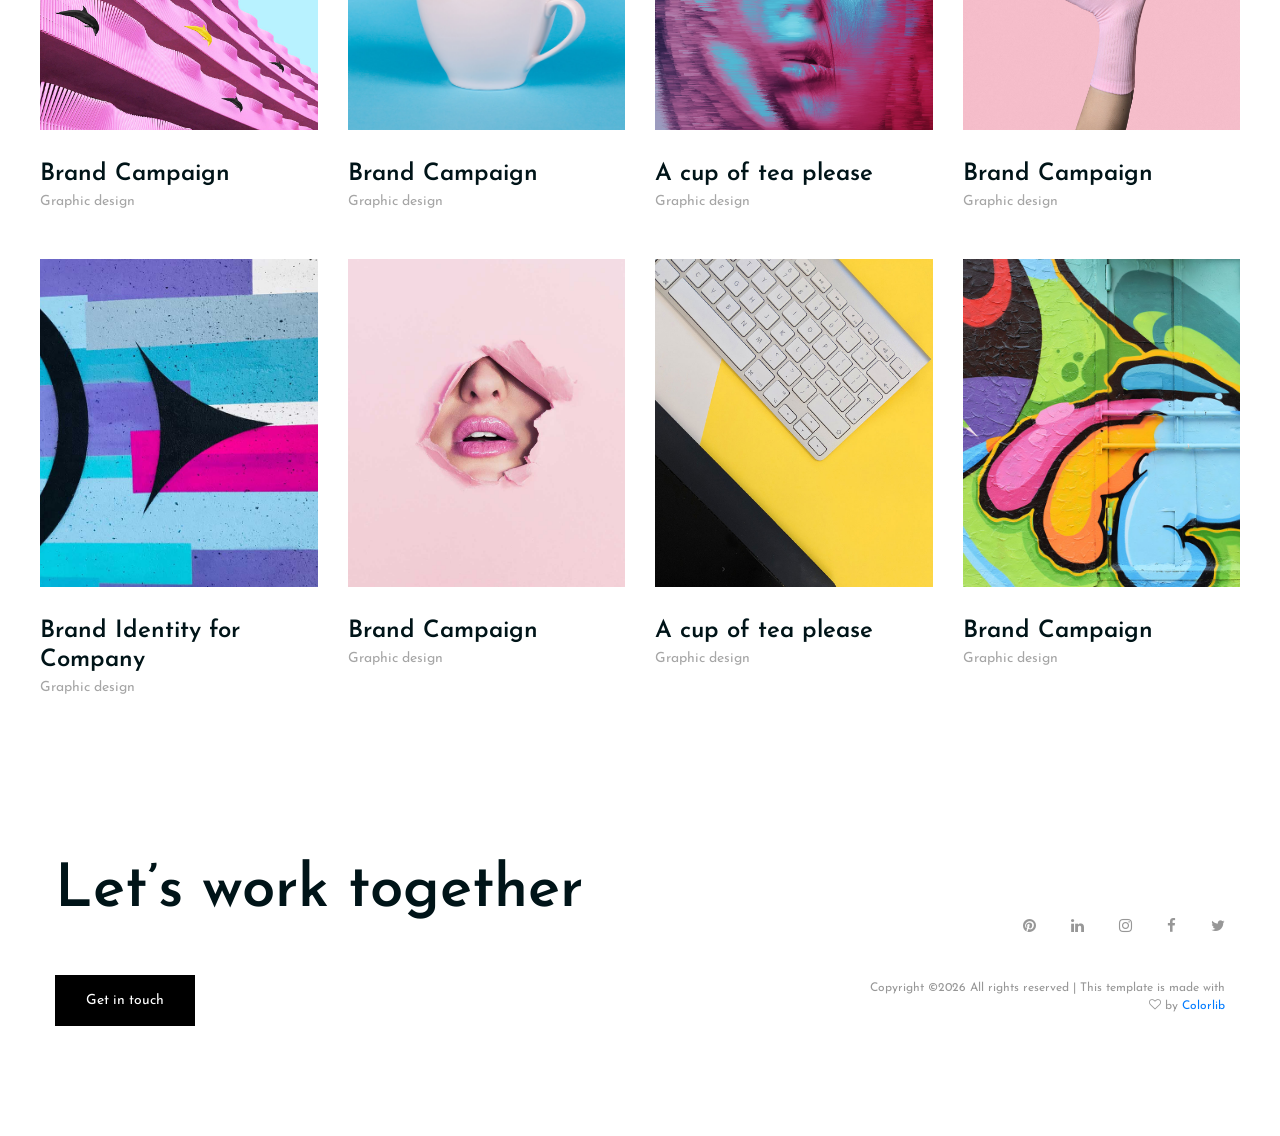
<file: packages/riddle/home-2.html>
<!DOCTYPE html>
<html lang="en">
<head>
	<title>Riddle - Portfolio Template</title>
	<meta charset="UTF-8">
	<meta name="description" content="Riddle - Portfolio Template">
	<meta name="keywords" content="portfolio, riddle, onepage, creative, html">
	<meta name="viewport" content="width=device-width, initial-scale=1.0">
	<!-- Favicon -->   
	<link href="img/favicon.ico" rel="shortcut icon"/>

	<!-- Google Fonts -->
	<link href="https://fonts.googleapis.com/css?family=Josefin+Sans:400,400i,600,600i,700" rel="stylesheet">

	<!-- Stylesheets -->
	<link rel="stylesheet" href="css/bootstrap.min.css"/>
	<link rel="stylesheet" href="css/font-awesome.min.css"/>
	<link rel="stylesheet" href="css/magnific-popup.css"/>
	<link rel="stylesheet" href="css/style.css"/>


	<!--[if lt IE 9]>
	  <script src="https://oss.maxcdn.com/html5shiv/3.7.2/html5shiv.min.js"></script>
	  <script src="https://oss.maxcdn.com/respond/1.4.2/respond.min.js"></script>
	<![endif]-->

</head>
<body class="body-pad">
	<!-- Page Preloder -->
	<div id="preloder">
		<div class="loader"></div>
	</div>
	
	<!-- header section start -->
	<header class="header-section">
		<div class="container-fluid">
			<div class="row">
				<div class="logo">
					<h2 class="site-logo">Riddle</h2>
				</div>
				<div class="home-2 container text-left text-md-right">
					<nav class="main-menu">
						<ul>
							<li><a href="home.html">Home</a></li>
							<li><a href="about.html">About</a></li>
							<li><a href="home-2.html">Work</a></li>
							<li><a href="contact.html">Contact</a></li>
						</ul>
					</nav>
				</div>
				<a href="" class="site-btn header-btn">Get in touch</a>
			</div>
		</div>
		<div class="nav-switch">
			<i class="fa fa-bars"></i>
		</div>
	</header>
	<!-- header section end -->


	<!-- portfolio section start -->
	<section class="portfolio-section pt100">
		<div class="container">
			
		</div>                       
		<div class="container-fluid p-0">
			<div class="row portfolios-area">
				<div class="col-lg-6">
					<div class="portfolio-intro">
						<h2 class="section-title mb-5">I’m a freelance <span>digital designer</span>, with +10 years of experience</h2>
						<ul class="portfolio-filter controls">
							<li class="control" data-filter="all">All</li>
							<li class="control" data-filter=".web">Web design</li>
							<li class="control" data-filter=".digital">Digital design</li>
							<li class="control" data-filter=".rened">3D Renedering</li>
							<li class="control" data-filter=".brand">Brand Identity</li>
						</ul>
					</div>
				</div>
				<div class="first-item col-md-6 col-lg-12 mix digital p-lg-0">
					<a href="img/portfolio/1.jpg" class="portfolio-item set-bg " data-setbg="img/portfolio/1.jpg">
						<div class="pi-inner">
							<h2>+ See Project</h2>
						</div>			
					</a>
					<div class="portfolio-meta">
						<h2>Brand Campaign</h2>
						<p>Graphic design</p>
					</div>
				</div>
				<div class="second-item mix col-md-6 web">
					<a href="img/portfolio/2.jpg" class="portfolio-item set-bg" data-setbg="img/portfolio/2.jpg">
						<div class="pi-inner">
							<h2>+ See Project</h2>
						</div>						
					</a>
					<div class="portfolio-meta">
						<h2>Brand Identity for Company</h2>
						<p>Graphic design</p>
					</div>
				</div>
				<div class="mix col-md-6 col-lg-3 rened">
					<a href="img/portfolio/3.jpg" class="portfolio-item pi-style2 set-bg" data-setbg="img/portfolio/3.jpg">
						<div class="pi-inner">
							<h2>+ See Project</h2>
						</div>						
					</a>
					<div class="portfolio-meta">
						<h2>Brand Campaign</h2>
						<p>Graphic design</p>
					</div>
				</div>
				<div class="mix col-md-6 col-lg-3 digital">
					<a href="img/portfolio/4.jpg" class="portfolio-item pi-style2 set-bg" data-setbg="img/portfolio/4.jpg">
						<div class="pi-inner">
							<h2>+ See Project</h2>
						</div>						
					</a>
					<div class="portfolio-meta">
						<h2>Brand Campaign</h2>
						<p>Graphic design</p>
					</div>
				</div>
				<div class="mix col-md-6 col-lg-3 rened">
					<a href="img/portfolio/5.jpg" class="portfolio-item pi-style2 set-bg" data-setbg="img/portfolio/5.jpg">
						<div class="pi-inner">
							<h2>+ See Project</h2>
						</div>						
					</a>
					<div class="portfolio-meta">
						<h2>A cup of tea please</h2>
						<p>Graphic design</p>
					</div>
				</div>
				<div class="mix col-md-6 col-lg-3 brand">
					<a href="img/portfolio/6.jpg" class="portfolio-item pi-style2 set-bg" data-setbg="img/portfolio/6.jpg">
						<div class="pi-inner">
							<h2>+ See Project</h2>
						</div>						
					</a>
					<div class="portfolio-meta">
						<h2>Brand Campaign</h2>
						<p>Graphic design</p>
					</div>
				</div>
				<div class="mix col-md-6 col-lg-3 brand">
					<a href="img/portfolio/9.jpg" class="portfolio-item pi-style2 set-bg" data-setbg="img/portfolio/9.jpg">
						<div class="pi-inner">
							<h2>+ See Project</h2>
						</div>						
					</a>
					<div class="portfolio-meta">
						<h2>Brand Identity for Company</h2>
						<p>Graphic design</p>
					</div>
				</div>
				<div class="mix col-md-6 col-lg-3 rened">
					<a href="img/portfolio/10.jpg" class="portfolio-item pi-style2 set-bg" data-setbg="img/portfolio/10.jpg">
						<div class="pi-inner">
							<h2>+ See Project</h2>
						</div>						
					</a>
					<div class="portfolio-meta">
						<h2>Brand Campaign</h2>
						<p>Graphic design</p>
					</div>
				</div>
				<div class="mix col-md-6 col-lg-3 digital">
					<a href="img/portfolio/7.jpg" class="portfolio-item pi-style2 set-bg" data-setbg="img/portfolio/7.jpg">
						<div class="pi-inner">
							<h2>+ See Project</h2>
						</div>						
					</a>
					<div class="portfolio-meta">
						<h2>A cup of tea please</h2>
						<p>Graphic design</p>
					</div>
				</div>
				<div class="mix col-md-6 col-lg-3 brand">
					<a href="img/portfolio/8.jpg" class="portfolio-item pi-style2 set-bg" data-setbg="img/portfolio/8.jpg">
						<div class="pi-inner">
							<h2>+ See Project</h2>
						</div>						
					</a>
					<div class="portfolio-meta">
						<h2>Brand Campaign</h2>
						<p>Graphic design</p>
					</div>
				</div>
			</div>
		</div>
	</section>
	<!-- portfolio section end -->


	<!-- footer section start -->
	<footer class="footer-section">
		<div class="container-fluid">
			<div class="row">
				<div class="col-md-8">
					<h2 class="section-title mb-5">Let’s work together</h2>
					<a href="" class="site-btn">Get in touch</a>
				</div>
				<div class="col-md-4 text-md-right">
					<div class="social-links">
						<a href=""><span class="fa fa-pinterest"></span></a>
						<a href=""><span class="fa fa-linkedin"></span></a>
						<a href=""><span class="fa fa-instagram"></span></a>
						<a href=""><span class="fa fa-facebook"></span></a>
						<a href=""><span class="fa fa-twitter"></span></a>
					</div>
					<div class="copyright"><!-- Link back to Colorlib can't be removed. Template is licensed under CC BY 3.0. -->
Copyright &copy;<script>document.write(new Date().getFullYear());</script> All rights reserved | This template is made with <i class="fa fa-heart-o" aria-hidden="true"></i> by <a href="https://colorlib.com" target="_blank">Colorlib</a>
<!-- Link back to Colorlib can't be removed. Template is licensed under CC BY 3.0. -->
</div>
				</div>
			</div>
		</div>
	</footer>
	<!-- footer section end -->



	<!--====== Javascripts & Jquery ======-->
	<script src="js/jquery-2.1.4.min.js"></script>
	<script src="js/bootstrap.min.js"></script>
	<script src="js/mixitup.min.js"></script>
	<script src="js/magnific-popup.min.js"></script>
	<script src="js/main.js"></script>
</body>
</html>
</file>
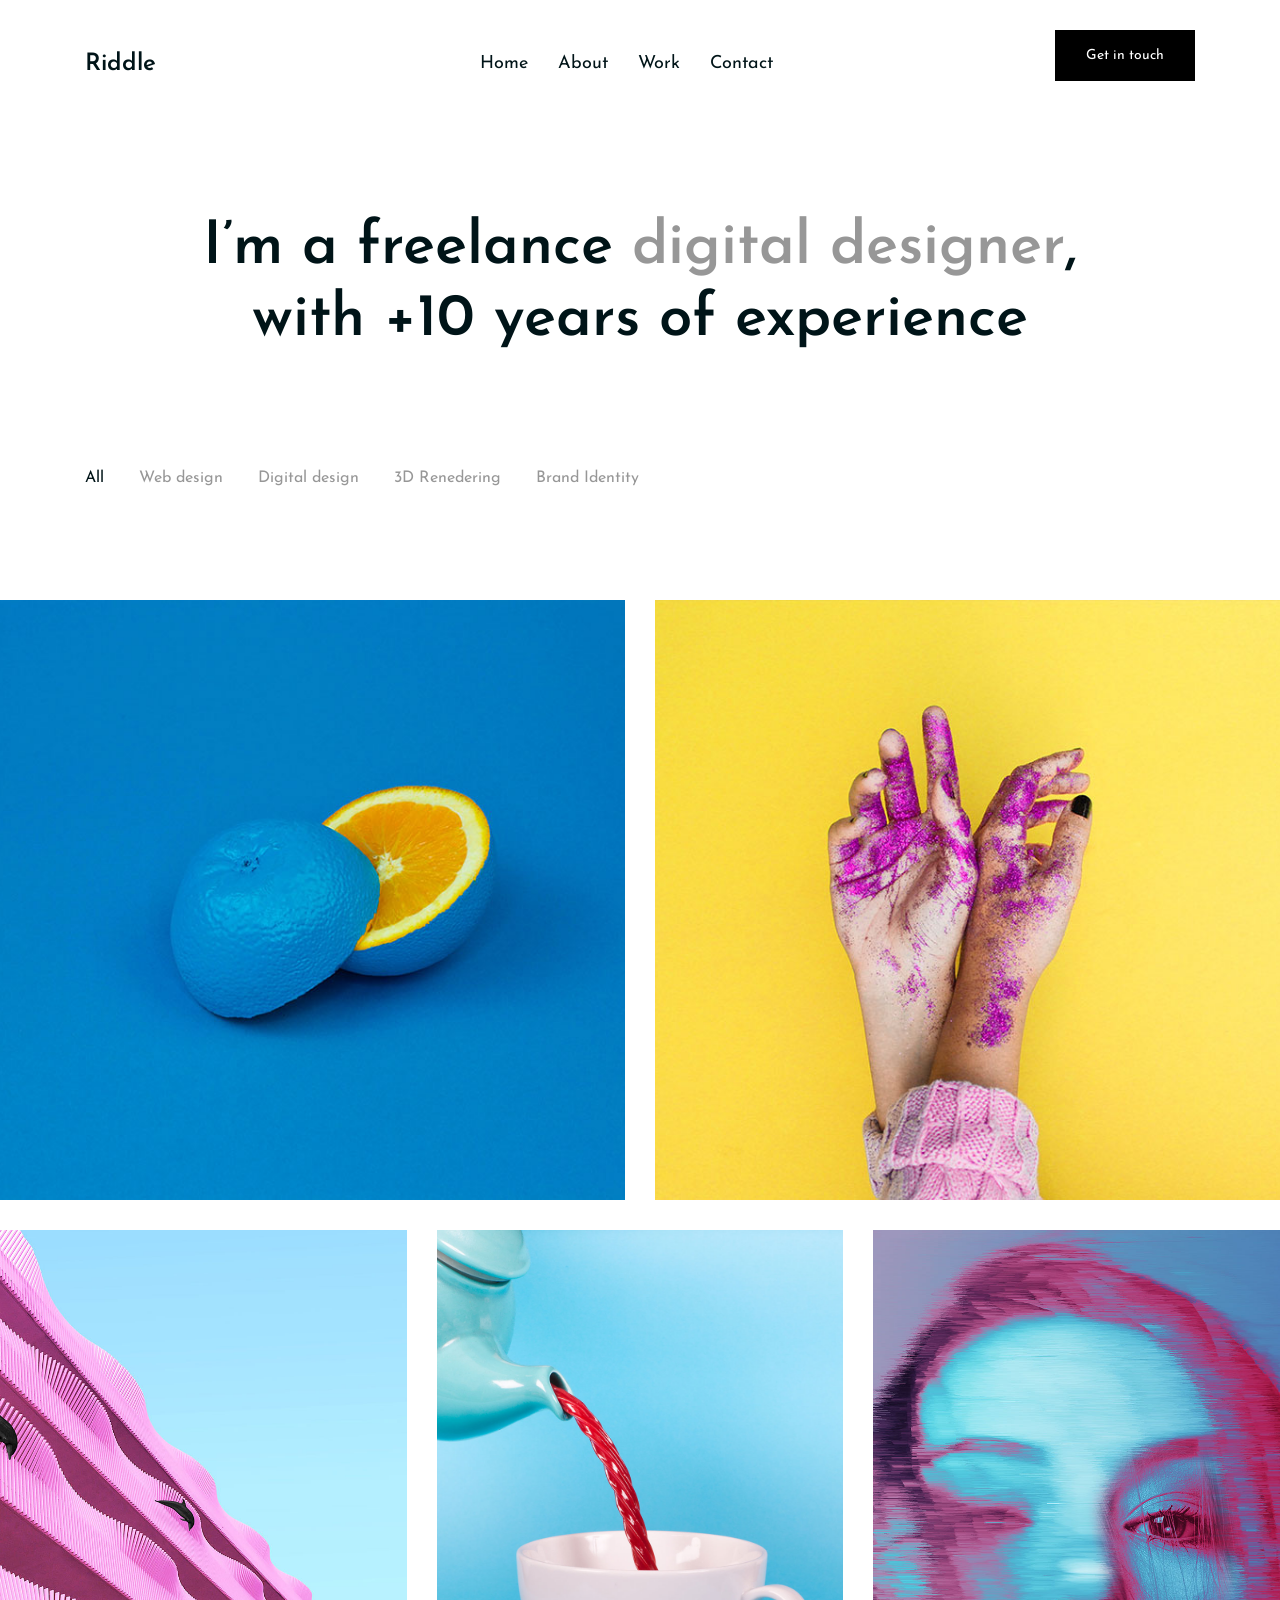
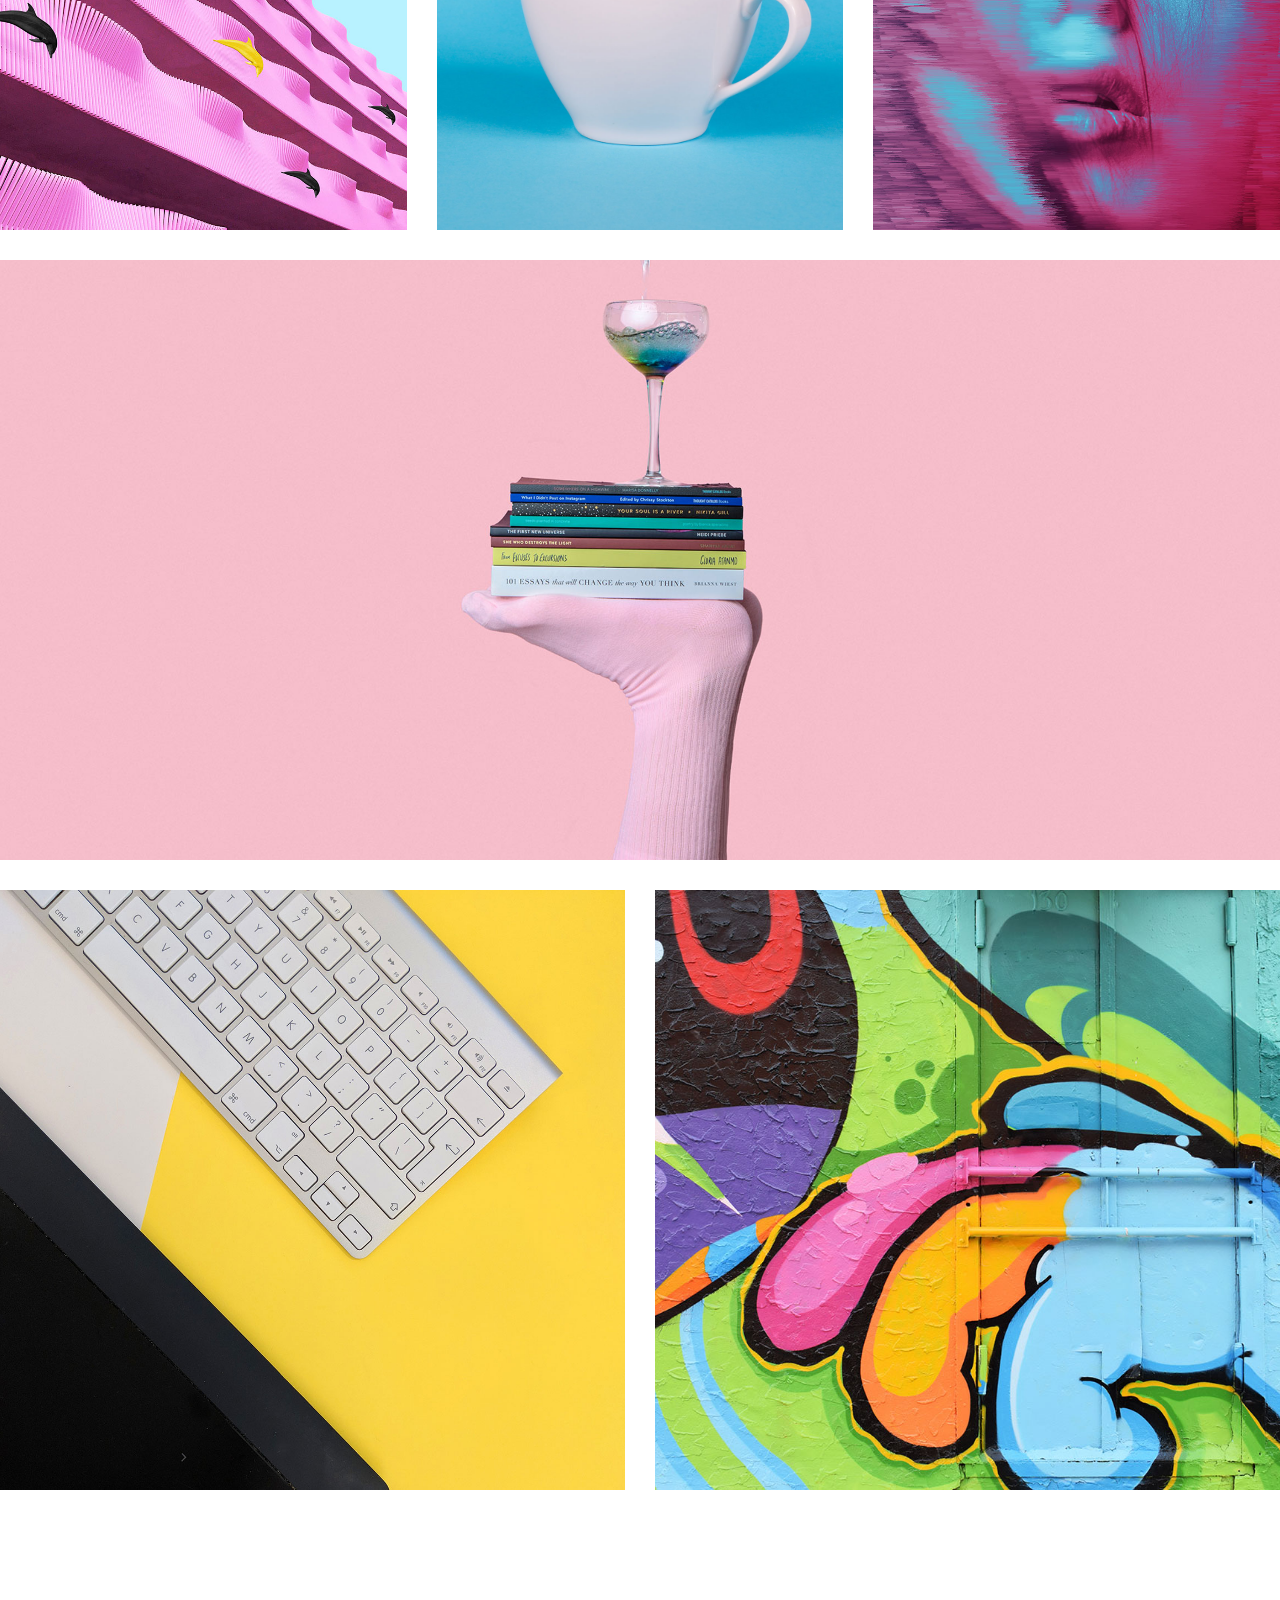
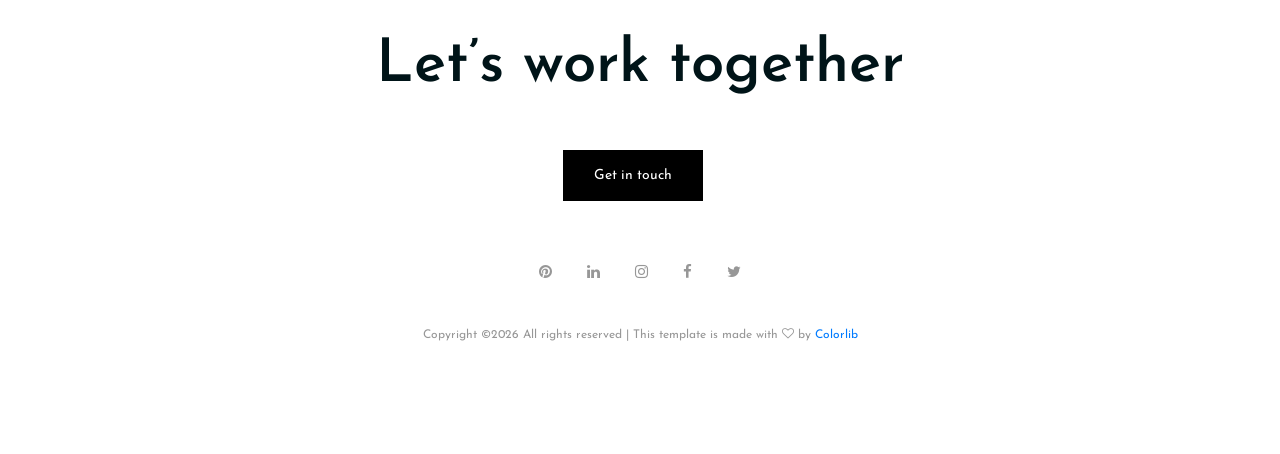
<file: packages/riddle/home.html>
<!DOCTYPE html>
<html lang="en">
<head>
	<title>Riddle - Portfolio Template</title>
	<meta charset="UTF-8">
	<meta name="description" content="Riddle - Portfolio Template">
	<meta name="keywords" content="portfolio, riddle, onepage, creative, html">
	<meta name="viewport" content="width=device-width, initial-scale=1.0">
	<!-- Favicon -->   
	<link href="img/favicon.ico" rel="shortcut icon"/>

	<!-- Google Fonts -->
	<link href="https://fonts.googleapis.com/css?family=Josefin+Sans:400,400i,600,600i,700" rel="stylesheet">

	<!-- Stylesheets -->
	<link rel="stylesheet" href="css/bootstrap.min.css"/>
	<link rel="stylesheet" href="css/font-awesome.min.css"/>
	<link rel="stylesheet" href="css/magnific-popup.css"/>
	<link rel="stylesheet" href="css/style.css"/>


	<!--[if lt IE 9]>
	  <script src="https://oss.maxcdn.com/html5shiv/3.7.2/html5shiv.min.js"></script>
	  <script src="https://oss.maxcdn.com/respond/1.4.2/respond.min.js"></script>
	<![endif]-->

</head>
<body>
	<!-- Page Preloder -->
	<div id="preloder">
		<div class="loader"></div>
	</div>

	<!-- header section start -->
	<header class="header-section">
		<div class="container">
			<div class="row">
				<div class="col-lg-4 col-md-3">
					<div class="logo">
						<h2 class="site-logo">Riddle</h2>
					</div>
				</div>
				<div class="col-lg-8 col-md-9">
					<a href="" class="site-btn header-btn">Get in touch</a>
					<nav class="main-menu">
						<ul>
							<li><a href="home.html">Home</a></li>
							<li><a href="about.html">About</a></li>
							<li><a href="home-2.html">Work</a></li>
							<li><a href="contact.html">Contact</a></li>
						</ul>
					</nav>
				</div>
			</div>
		</div>
		<div class="nav-switch">
			<i class="fa fa-bars"></i>
		</div>
	</header>
	<!-- header section end -->

	<!-- intro section start -->
	<section class="intro-section">
		<div class="container text-center">
			<div class="row">
				<div class="col-xl-10 offset-xl-1">
					<h2 class="section-title">I’m a freelance <span>digital designer</span>, with +10 years of experience</h2>
				</div>
			</div>
		</div>
	</section>
	<!-- intro section end -->


	<!-- portfolio section start -->
	<section class="portfolio-section">
		<div class="container">
			<ul class="portfolio-filter controls">
				<li class="control" data-filter="all">All</li>
				<li class="control" data-filter=".web">Web design</li>
				<li class="control" data-filter=".digital">Digital design</li>
				<li class="control" data-filter=".rened">3D Renedering</li>
				<li class="control" data-filter=".brand">Brand Identity</li>
			</ul>
		</div>                       
		<div class="container-fluid p-md-0 ">
			<div class="row portfolios-area">
				<div class="mix col-lg-6 col-md-6 web">
					<a href="img/portfolio/1.jpg" class="portfolio-item set-bg" data-setbg="img/portfolio/1.jpg">
						<div class="pi-inner">
							<h2>+ See Project</h2>
						</div>						
					</a>
				</div>
				<div class="mix col-lg-6 col-md-6 digital">
					<a href="img/portfolio/2.jpg" class="portfolio-item set-bg " data-setbg="img/portfolio/2.jpg">
						<div class="pi-inner">
							<h2>+ See Project</h2>
						</div>						
					</a>
				</div>
				<div class="mix col-lg-4 col-md-6 web">
					<a href="img/portfolio/3.jpg" class="portfolio-item set-bg" data-setbg="img/portfolio/3.jpg">
						<div class="pi-inner">
							<h2>+ See Project</h2>
						</div>						
					</a>
				</div>
				<div class="mix col-lg-4 col-md-6 digital">
					<a href="img/portfolio/4.jpg" class="portfolio-item set-bg" data-setbg="img/portfolio/4.jpg">
						<div class="pi-inner">
							<h2>+ See Project</h2>
						</div>						
					</a>
				</div>
				<div class="mix col-lg-4 col-md-6 rened">
					<a href="img/portfolio/5.jpg" class="portfolio-item set-bg" data-setbg="img/portfolio/5.jpg">
						<div class="pi-inner">
							<h2>+ See Project</h2>
						</div>						
					</a>
				</div>
				<div class="mix col-lg-12 col-md-6 brand">
					<a href="img/portfolio/6.jpg" class="portfolio-item set-bg" data-setbg="img/portfolio/6.jpg">
						<div class="pi-inner">
							<h2>+ See Project</h2>
						</div>						
					</a>
				</div>
				<div class="mix col-lg-6 col-md-6 rened">
					<a href="img/portfolio/7.jpg" class="portfolio-item set-bg" data-setbg="img/portfolio/7.jpg">
						<div class="pi-inner">
							<h2>+ See Project</h2>
						</div>						
					</a>
				</div>
				<div class="mix col-lg-6 col-md-6 brand">
					<a href="img/portfolio/8.jpg" class="portfolio-item set-bg" data-setbg="img/portfolio/8.jpg">
						<div class="pi-inner">
							<h2>+ See Project</h2>
						</div>						
					</a>
				</div>
			</div>
		</div>
	</section>
	<!-- portfolio section end -->


	<!-- footer section start -->
	<footer class="footer-section text-center">
		<div class="container">
			<h2 class="section-title mb-5">Let’s work together</h2>
			<a href="" class="site-btn">Get in touch</a>
			<div class="social-links">
				<a href=""><span class="fa fa-pinterest"></span></a>
				<a href=""><span class="fa fa-linkedin"></span></a>
				<a href=""><span class="fa fa-instagram"></span></a>
				<a href=""><span class="fa fa-facebook"></span></a>
				<a href=""><span class="fa fa-twitter"></span></a>
			</div>
			<div class="copyright"><!-- Link back to Colorlib can't be removed. Template is licensed under CC BY 3.0. -->
Copyright &copy;<script>document.write(new Date().getFullYear());</script> All rights reserved | This template is made with <i class="fa fa-heart-o" aria-hidden="true"></i> by <a href="https://colorlib.com" target="_blank">Colorlib</a>
<!-- Link back to Colorlib can't be removed. Template is licensed under CC BY 3.0. -->
</div>
		</div>
	</footer>
	<!-- footer section end -->



	<!--====== Javascripts & Jquery ======-->
	<script src="js/jquery-2.1.4.min.js"></script>
	<script src="js/bootstrap.min.js"></script>
	<script src="js/mixitup.min.js"></script>
	<script src="js/magnific-popup.min.js"></script>
	<script src="js/main.js"></script>
</body>
</html>
</file>
<file: css/styles.css>
/* =================================
------------------------------------
  Riddle - Portfolio
  Version: 1.0
 ------------------------------------ 
 ====================================*/

/*----------------------------------------*/
/* Template default CSS
/*----------------------------------------*/

html,
body {
  height: 100%;
  font-family: 'Josefin Sans', sans-serif;
}

h1,
h2,
h3,
h4,
h5,
h6 {
  color: #000000;
  margin: 0;
  font-weight: 600;
  font-family: 'Josefin Sans', sans-serif;
}

.ruletable, .ruletd, .ruleth {
  border: 1px solid orange;
  border-collapse: collapse;
}

.ruletd, .ruleth {
  padding: 15px;
}

.seriesrule {
  margin-top: 10px;
}

p {
  font-size: 18px;
  color: #464646;
  line-height: 1.8;
}

img {
  max-width: 100%;
}

.tourney1, .tourney2, .tourney3, .tourney4, .tourney5, .tourney6, .tourney7, .tourney8{
  max-width: 80%;
  display: block;
  margin-left: auto;
  margin-right: auto;
  margin-top: 11%;
}

.hi{
  margin-top:11%;
}

input:focus,
select:focus,
button:focus,
textarea:focus {
  outline: none;
}

a:hover,
a:focus {
  text-decoration: none;
  outline: none;
}

ul,
ol {
  padding: 0;
  margin: 0;
}

/*------------------------
  Helper css
--------------------------*/
.body-pad {
  padding: 0 40px;
}

.spad {
  padding: 100px 0;
}

.pt100 {
  padding-top: 100px;
}

.set-bg {
  background-repeat: no-repeat;
  background-size: cover;
}

.section-title {
  font-size: 60px;
}

.section-title span {
  color: #979797;
}

/*------------------------
  Common Elements
--------------------------*/
.element {
  margin-bottom: 100px;
}

.element:last-child {
  margin-bottom: 0;
}

/*=== Preloder ===*/
#preloder {
  position: fixed;
  width: 100%;
  height: 100%;
  top: 0;
  left: 0;
  z-index: 999999;
  background: #fff;
}

.loader {
  width: 30px;
  height: 30px;
  border: 3px solid #000;
  position: absolute;
  top: 50%;
  left: 50%;
  margin-top: -13px;
  margin-left: -13px;
  border-radius: 60px;
  border-left-color: transparent;
  animation: loader 0.8s linear infinite;
  -webkit-animation: loader 0.8s linear infinite;
}

@keyframes loader {
  0% {
    -webkit-transform: rotate(0deg);
            transform: rotate(0deg);
  }
  50% {
    -webkit-transform: rotate(180deg);
            transform: rotate(180deg);
  }
  100% {
    -webkit-transform: rotate(360deg);
            transform: rotate(360deg);
  }
}

@-webkit-keyframes loader {
  0% {
    -webkit-transform: rotate(0deg);
  }
  50% {
    -webkit-transform: rotate(180deg);
  }
  100% {
    -webkit-transform: rotate(360deg);
  }
}

/*=== Buttons ===*/
.site-btn {
  display: inline-block;
  font-size: 14px;
  min-width: 140px;
  text-align: center;
  padding: 15px 10px;
  position: relative;
  color: #fff;
  border: none;
  background-color: #000;
  margin-right: 15px;
  z-index: 1;
}

.site-btn.btn-fade {
  background-color: #979797;
}

.site-btn.btn-line {
  background: none;
  border: 2px solid #000;
  color: #000;
  padding: 13px 10px;
}

.site-btn.btn-line:hover {
  color: #000;
}

.site-btn.btn-line-fade {
  background: none;
  border: 2px solid #979797;
  color: #979797;
  padding: 13px 10px;
}

.site-btn.btn-line-fade:hover {
  color: #979797;
}

.site-btn:hover {
  color: #fff;
}

/*===  Accordion  ===*/
.accordion-area .panel {
  margin-bottom: 30px;
}

.accordion-area .panel-header {
  background: #000;
  color: #fff;
  display: block;
  padding: 12px 50px;
  padding-left: 30px;
  font-size: 14px;
  font-weight: 600;
  position: relative;
  border: 2px solid #000;
  -webkit-transition: all 0.4s ease-out 0s;
  -o-transition: all 0.4s ease-out 0s;
  transition: all 0.4s ease-out 0s;
}

.accordion-area .panel-header.active {
  background: transparent;
  color: #000;
}

.accordion-area .panel-header.active .panel-link:after {
  content: "-";
  color: #000;
}

.accordion-area .panel-header.active .panel-link.collapsed:after {
  content: "+";
}

.accordion-area .panel-link {
  position: absolute;
  right: 0;
  top: 0;
  height: 100%;
  width: 50px;
  border: none;
  cursor: pointer;
  background: transparent;
}

.accordion-area .panel-body p {
  font-size: 14px;
  margin-bottom: 0;
  padding-top: 25px;
}

.accordion-area .panel-body {
  padding: 0 5px;
}

.accordion-area .panel-link:after {
  content: "+";
  position: absolute;
  left: 50%;
  font-size: 16px;
  font-weight: 700;
  top: 50%;
  color: #fff;
  line-height: 16px;
  margin-top: -8px;
  margin-left: -4px;
}

/*===  Tab  ===*/
.tab-element .nav-tabs {
  border-bottom: none;
  margin-bottom: 35px;
}

.tab-element .nav-tabs .nav-link {
  border: 2px solid #000;
  background: #000;
  border-radius: 0;
  margin-right: 10px;
  font-size: 14px;
  font-weight: 500;
  color: #222;
  padding: 15px 40px;
  min-width: 118px;
  font-size: 16px;
  color: #fff;
  margin-bottom: 10px;
}

.tab-element .nav-tabs .nav-item:last-child .nav-link {
  margin-right: 0;
}

.tab-element .nav-tabs .nav-link.active {
  background: transparent;
  color: #000;
}

.tab-element .tab-pane h4 {
  font-size: 18px;
  margin: 25px 0 20px;
}

.tab-element .tab-pane p {
  font-size: 14px;
}

.circle-progress {
  text-align: center;
  position: relative;
}

.circle-progress canvas {
  -webkit-transform: rotate(90deg);
  -ms-transform: rotate(90deg);
  transform: rotate(90deg);
}

.circle-progress .progress-info {
  position: absolute;
  width: 100%;
  top: 30%;
}

.circle-progress .progress-info h2 {
  font-size: 36px;
}

.circle-progress .progress-info p {
  color: #979797;
  font-size: 16px;
  line-height: normal;
}

/*===  Icon Box  ===*/
.icon-box {
  display: -webkit-box;
  display: -ms-flexbox;
  display: flex;
}

.icon-box .icon h2 {
  font-size: 60px;
}

.icon-box .icon-box-content {
  padding-left: 25px;
  padding-top: 10px;
}

.icon-box .icon-box-content h3 {
  font-size: 24px;
  margin-bottom: 25px;
}

/*------------------------
    Header Section
--------------------------*/
.header-section {
  padding-top: 30px;
  padding-bottom: 20px;
  position: relative;
}

.site-logo {
  font-size: 24px;
  padding-top: 20px;
}

.main-menu ul {
  list-style: none;
}

.main-menu ul li {
  display: inline;
}

.main-menu ul li a {
  display: inline-block;
  font-size: 18px;
  color: #001418;
  margin-left: 15px;
  margin-right: 10px;
  padding: 20px 0 5px;
}

.header-btn {
  float: right;
  margin-right: 0;
}

.nav-switch {
  display: none;
}

/*------------------------
    Intro Section
--------------------------*/
.intro-section {
  padding: 110px 0;
}

/*------------------------
    Portfolio Section
--------------------------*/
.portfolio-section {
  overflow: hidden;
}

.portfolio-filter {
  list-style: none;
  padding-bottom: 100px;
}

.portfolio-filter li {
  font-size: 16px;
  display: inline-block;
  margin-right: 30px;
  padding-bottom: 10px;
  color: #979797;
  cursor: pointer;
}

.portfolio-filter li.mixitup-control-active {
  color: #001418;
}

.portfolios-area .gallery-block {
  padding: 0;
}

.gallery-block {
  position: relative;
}

.portfolio-item {
  display: block;
  width: 100%;
  height: 600px;
  background-position: center center;
  position: relative;
  margin-bottom: 30px;
}

.portfolio-item .pi-inner {
  position: absolute;
  width: 100%;
  height: 100%;
  left: 0;
  top: 0;
  background: transparent;
  -webkit-transition: all 0.4s ease 0s;
  -o-transition: all 0.4s ease 0s;
  transition: all 0.4s ease 0s;
}

.portfolio-item .pi-inner h2 {
  opacity: 0;
  font-size: 30px;
  font-weight: 400;
  position: absolute;
  left: 50px;
  bottom: 50px;
  color: #fff;
  letter-spacing: 10px;
  -webkit-transition: all 0.3s ease 0s;
  -o-transition: all 0.3s ease 0s;
  transition: all 0.3s ease 0s;
}

.portfolio-item:hover .pi-inner {
  background: rgba(0, 20, 24, 0.8);
}

.portfolio-item:hover .pi-inner h2 {
  opacity: 1;
  letter-spacing: 0;
}

.portfolio-meta {
  padding-bottom: 45px;
}

.portfolio-meta h2 {
  font-size: 24px;
}

.portfolio-meta p {
  font-size: 14px;
  color: #a6a6a6;
  margin-bottom: 0;
}

.portfolio-intro {
  display: block;
}

.img-popup-warp .mfp-content {
  opacity: 0;
  -webkit-transform: scale(0.8);
  -ms-transform: scale(0.8);
  transform: scale(0.8);
  -webkit-transition: all 0.4s;
  -o-transition: all 0.4s;
  transition: all 0.4s;
}

.img-popup-warp.mfp-ready .mfp-content {
  opacity: 1;
  -webkit-transform: scale(1);
  -ms-transform: scale(1);
  transform: scale(1);
}

/*------------------------
    Footer Section
--------------------------*/
.footer-section {
  padding: 110px 0;
}

.footer-section .copyright {
  font-size: 12px;
  color: #979797;
}

.social-links {
  margin-top: 60px;
  margin-bottom: 40px;
}

.social-links a {
  color: #979797;
  font-size: 15px;
  margin-right: 30px;
}

.social-links a:last-child {
  margin-right: 0;
}

/*------------------------
    About Page
--------------------------*/
.pic-frame {
  position: relative;
  padding-left: 25px;
  padding-bottom: 25px;
  display: inline-block;
}

.pic-frame:after {
  position: absolute;
  content: "";
  width: calc(100% - 25px);
  height: calc(100% - 25px);
  bottom: 0;
  left: 0;
  border: 2px solid #000;
  z-index: 1;
}

.milestone {
  margin-top: 15px;
}

.milestone h2 {
  font-size: 60px;
}

.milestone h2 span {
  font-size: 18px;
  color: #979797;
}

/*------------------------
    Blog Page
--------------------------*/
.blog-item {
  margin-bottom: 70px;
}

.blog-item .read-more {
  color: #000;
  position: relative;
  display: inline-block;
  padding-bottom: 5px;
  line-height: 18px;
  font-size: 18px;
}

.blog-item .read-more:after {
  position: absolute;
  content: '';
  width: 100%;
  height: 2px;
  bottom: 0;
  left: 0;
  background: #000;
}

.thumb {
  margin-bottom: 30px;
}

.blog-content h2 {
  font-size: 24px;
  margin-bottom: 15px;
}

.blog-content .blog-meta {
  font-size: 13px;
  color: #979797;
  margin-bottom: 30px;
}

.blog-content p {
  margin-bottom: 30px;
}

/*------------------------
    Contact Page
--------------------------*/
.contect-tect {
  text-align: center;
  margin-bottom: 70px;
}

.contect-tect h2 {
  font-size: 24px;
  margin-bottom: 30px;
}

.contect-tect p {
  font-size: 17px;
}

.contact-form {
  display: block;
  width: 100%;
}

.contact-form input {
  padding-left: 25px;
  height: 60px;
  width: 100%;
  border: none;
  border-bottom: 2px solid #000;
  margin-bottom: 30px;
  font-size: 12px;
}

.contact-form textarea {
  padding-left: 25px;
  height: 200px;
  width: 100%;
  border: none;
  border-bottom: 2px solid #000;
  margin-bottom: 30px;
  font-size: 12px;
}

.contact-form ::-webkit-input-placeholder {
  font-style: italic;
}

.contact-form :-ms-input-placeholder {
  font-style: italic;
}

.contact-form ::-ms-input-placeholder {
  font-style: italic;
}

.contact-form ::placeholder {
  font-style: italic;
}

/* ===========================
  Responsive
==============================*/
@media only screen and (max-width: 1448px) {
  .home-2.container {
    width: auto;
  }
}

/* Medium screen : 992px. */
@media only screen and (min-width: 992px) and (max-width: 1199px) {
  .portfolio-item {
    height: 450px;
  }
}

/* Tablet :768px. */
@media only screen and (min-width: 768px) and (max-width: 991px) {
  .body-pad {
    padding: 0 30px;
  }
  .portfolio-item {
    height: 350px;
  }
}

/* Large Mobile :480px. */
@media only screen and (max-width: 767px) {
  .body-pad {
    padding: 0 15px;
  }
  .main-menu {
    position: absolute;
    background: #efefef;
    width: 100%;
    z-index: 999;
    left: 0;
    /* top: 30px; */
    padding-top: 15px;
    display: none;
  }
  .main-menu ul li a {
    padding: 10px 15px;
    border-bottom: 1px solid #ddd;
    display: block;
  }
  .main-menu ul li {
    display: block;
  }
  .main-menu ul li:last-child a {
    border-bottom: none;
  }
  .home-2 {
    text-align: left;
  }
  .home-2 .main-menu {
    top: 99px;
  }
  .nav-switch {
    position: absolute;
    right: 25px;
    font-size: 30px;
    color: #333;
    top: 35px;
    display: block;
  }
  .header-btn {
    display: none;
  }
  .section-title {
    font-size: 45px;
  }
  .portfolio-filter {
    text-align: center;
  }
}

/* small Mobile :320px. */
@media only screen and (max-width: 479px) {
  .section-title {
    font-size: 30px;
  }
}
</file>
<file: packages/riddle/css/style.css>
/* =================================
------------------------------------
  Riddle - Portfolio
  Version: 1.0
 ------------------------------------ 
 ====================================*/

/*----------------------------------------*/
/* Template default CSS
/*----------------------------------------*/

html,
body {
  height: 100%;
  font-family: 'Josefin Sans', sans-serif;
}

h1,
h2,
h3,
h4,
h5,
h6 {
  color: #001418;
  margin: 0;
  font-weight: 600;
  font-family: 'Josefin Sans', sans-serif;
}

p {
  font-size: 18px;
  color: #979797;
  line-height: 1.8;
}

img {
  max-width: 100%;
}

input:focus,
select:focus,
button:focus,
textarea:focus {
  outline: none;
}

a:hover,
a:focus {
  text-decoration: none;
  outline: none;
}

ul,
ol {
  padding: 0;
  margin: 0;
}

/*------------------------
  Helper css
--------------------------*/
.body-pad {
  padding: 0 40px;
}

.spad {
  padding: 100px 0;
}

.pt100 {
  padding-top: 100px;
}

.set-bg {
  background-repeat: no-repeat;
  background-size: cover;
}

.section-title {
  font-size: 60px;
}

.section-title span {
  color: #979797;
}

/*------------------------
  Common Elements
--------------------------*/
.element {
  margin-bottom: 100px;
}

.element:last-child {
  margin-bottom: 0;
}

/*=== Preloder ===*/
#preloder {
  position: fixed;
  width: 100%;
  height: 100%;
  top: 0;
  left: 0;
  z-index: 999999;
  background: #fff;
}

.loader {
  width: 30px;
  height: 30px;
  border: 3px solid #000;
  position: absolute;
  top: 50%;
  left: 50%;
  margin-top: -13px;
  margin-left: -13px;
  border-radius: 60px;
  border-left-color: transparent;
  animation: loader 0.8s linear infinite;
  -webkit-animation: loader 0.8s linear infinite;
}

@keyframes loader {
  0% {
    -webkit-transform: rotate(0deg);
            transform: rotate(0deg);
  }
  50% {
    -webkit-transform: rotate(180deg);
            transform: rotate(180deg);
  }
  100% {
    -webkit-transform: rotate(360deg);
            transform: rotate(360deg);
  }
}

@-webkit-keyframes loader {
  0% {
    -webkit-transform: rotate(0deg);
  }
  50% {
    -webkit-transform: rotate(180deg);
  }
  100% {
    -webkit-transform: rotate(360deg);
  }
}

/*=== Buttons ===*/
.site-btn {
  display: inline-block;
  font-size: 14px;
  min-width: 140px;
  text-align: center;
  padding: 15px 10px;
  position: relative;
  color: #fff;
  border: none;
  background-color: #000;
  margin-right: 15px;
  z-index: 1;
}

.site-btn.btn-fade {
  background-color: #979797;
}

.site-btn.btn-line {
  background: none;
  border: 2px solid #000;
  color: #000;
  padding: 13px 10px;
}

.site-btn.btn-line:hover {
  color: #000;
}

.site-btn.btn-line-fade {
  background: none;
  border: 2px solid #979797;
  color: #979797;
  padding: 13px 10px;
}

.site-btn.btn-line-fade:hover {
  color: #979797;
}

.site-btn:hover {
  color: #fff;
}

/*===  Accordion  ===*/
.accordion-area .panel {
  margin-bottom: 30px;
}

.accordion-area .panel-header {
  background: #000;
  color: #fff;
  display: block;
  padding: 12px 50px;
  padding-left: 30px;
  font-size: 14px;
  font-weight: 600;
  position: relative;
  border: 2px solid #000;
  -webkit-transition: all 0.4s ease-out 0s;
  -o-transition: all 0.4s ease-out 0s;
  transition: all 0.4s ease-out 0s;
}

.accordion-area .panel-header.active {
  background: transparent;
  color: #000;
}

.accordion-area .panel-header.active .panel-link:after {
  content: "-";
  color: #000;
}

.accordion-area .panel-header.active .panel-link.collapsed:after {
  content: "+";
}

.accordion-area .panel-link {
  position: absolute;
  right: 0;
  top: 0;
  height: 100%;
  width: 50px;
  border: none;
  cursor: pointer;
  background: transparent;
}

.accordion-area .panel-body p {
  font-size: 14px;
  margin-bottom: 0;
  padding-top: 25px;
}

.accordion-area .panel-body {
  padding: 0 5px;
}

.accordion-area .panel-link:after {
  content: "+";
  position: absolute;
  left: 50%;
  font-size: 16px;
  font-weight: 700;
  top: 50%;
  color: #fff;
  line-height: 16px;
  margin-top: -8px;
  margin-left: -4px;
}

/*===  Tab  ===*/
.tab-element .nav-tabs {
  border-bottom: none;
  margin-bottom: 35px;
}

.tab-element .nav-tabs .nav-link {
  border: 2px solid #000;
  background: #000;
  border-radius: 0;
  margin-right: 10px;
  font-size: 14px;
  font-weight: 500;
  color: #222;
  padding: 15px 40px;
  min-width: 118px;
  font-size: 16px;
  color: #fff;
  margin-bottom: 10px;
}

.tab-element .nav-tabs .nav-item:last-child .nav-link {
  margin-right: 0;
}

.tab-element .nav-tabs .nav-link.active {
  background: transparent;
  color: #000;
}

.tab-element .tab-pane h4 {
  font-size: 18px;
  margin: 25px 0 20px;
}

.tab-element .tab-pane p {
  font-size: 14px;
}

.circle-progress {
  text-align: center;
  position: relative;
}

.circle-progress canvas {
  -webkit-transform: rotate(90deg);
  -ms-transform: rotate(90deg);
  transform: rotate(90deg);
}

.circle-progress .progress-info {
  position: absolute;
  width: 100%;
  top: 30%;
}

.circle-progress .progress-info h2 {
  font-size: 36px;
}

.circle-progress .progress-info p {
  color: #979797;
  font-size: 16px;
  line-height: normal;
}

/*===  Icon Box  ===*/
.icon-box {
  display: -webkit-box;
  display: -ms-flexbox;
  display: flex;
}

.icon-box .icon h2 {
  font-size: 60px;
}

.icon-box .icon-box-content {
  padding-left: 25px;
  padding-top: 10px;
}

.icon-box .icon-box-content h3 {
  font-size: 24px;
  margin-bottom: 25px;
}

/*------------------------
    Header Section
--------------------------*/
.header-section {
  padding-top: 30px;
  padding-bottom: 20px;
  position: relative;
}

.site-logo {
  font-size: 24px;
  padding-top: 20px;
}

.main-menu ul {
  list-style: none;
}

.main-menu ul li {
  display: inline;
}

.main-menu ul li a {
  display: inline-block;
  font-size: 18px;
  color: #001418;
  margin-left: 15px;
  margin-right: 10px;
  padding: 20px 0 5px;
}

.header-btn {
  float: right;
  margin-right: 0;
}

.nav-switch {
  display: none;
}

/*------------------------
    Intro Section
--------------------------*/
.intro-section {
  padding: 110px 0;
}

/*------------------------
    Portfolio Section
--------------------------*/
.portfolio-section {
  overflow: hidden;
}

.portfolio-filter {
  list-style: none;
  padding-bottom: 100px;
}

.portfolio-filter li {
  font-size: 16px;
  display: inline-block;
  margin-right: 30px;
  padding-bottom: 10px;
  color: #979797;
  cursor: pointer;
}

.portfolio-filter li.mixitup-control-active {
  color: #001418;
}

.portfolios-area .gallery-block {
  padding: 0;
}

.gallery-block {
  position: relative;
}

.portfolio-item {
  display: block;
  width: 100%;
  height: 600px;
  background-position: center center;
  position: relative;
  margin-bottom: 30px;
}

.portfolio-item .pi-inner {
  position: absolute;
  width: 100%;
  height: 100%;
  left: 0;
  top: 0;
  background: transparent;
  -webkit-transition: all 0.4s ease 0s;
  -o-transition: all 0.4s ease 0s;
  transition: all 0.4s ease 0s;
}

.portfolio-item .pi-inner h2 {
  opacity: 0;
  font-size: 30px;
  font-weight: 400;
  position: absolute;
  left: 50px;
  bottom: 50px;
  color: #fff;
  letter-spacing: 10px;
  -webkit-transition: all 0.3s ease 0s;
  -o-transition: all 0.3s ease 0s;
  transition: all 0.3s ease 0s;
}

.portfolio-item:hover .pi-inner {
  background: rgba(0, 20, 24, 0.8);
}

.portfolio-item:hover .pi-inner h2 {
  opacity: 1;
  letter-spacing: 0;
}

.portfolio-meta {
  padding-bottom: 45px;
}

.portfolio-meta h2 {
  font-size: 24px;
}

.portfolio-meta p {
  font-size: 14px;
  color: #a6a6a6;
  margin-bottom: 0;
}

.portfolio-intro {
  display: block;
}

.img-popup-warp .mfp-content {
  opacity: 0;
  -webkit-transform: scale(0.8);
  -ms-transform: scale(0.8);
  transform: scale(0.8);
  -webkit-transition: all 0.4s;
  -o-transition: all 0.4s;
  transition: all 0.4s;
}

.img-popup-warp.mfp-ready .mfp-content {
  opacity: 1;
  -webkit-transform: scale(1);
  -ms-transform: scale(1);
  transform: scale(1);
}

/*------------------------
    Footer Section
--------------------------*/
.footer-section {
  padding: 110px 0;
}

.footer-section .copyright {
  font-size: 12px;
  color: #979797;
}

.social-links {
  margin-top: 60px;
  margin-bottom: 40px;
}

.social-links a {
  color: #979797;
  font-size: 15px;
  margin-right: 30px;
}

.social-links a:last-child {
  margin-right: 0;
}

/*------------------------
    About Page
--------------------------*/
.pic-frame {
  position: relative;
  padding-left: 25px;
  padding-bottom: 25px;
  display: inline-block;
}

.pic-frame:after {
  position: absolute;
  content: "";
  width: calc(100% - 25px);
  height: calc(100% - 25px);
  bottom: 0;
  left: 0;
  border: 2px solid #000;
  z-index: 1;
}

.milestone {
  margin-top: 15px;
}

.milestone h2 {
  font-size: 60px;
}

.milestone h2 span {
  font-size: 18px;
  color: #979797;
}

/*------------------------
    Blog Page
--------------------------*/
.blog-item {
  margin-bottom: 70px;
}

.blog-item .read-more {
  color: #000;
  position: relative;
  display: inline-block;
  padding-bottom: 5px;
  line-height: 18px;
  font-size: 18px;
}

.blog-item .read-more:after {
  position: absolute;
  content: '';
  width: 100%;
  height: 2px;
  bottom: 0;
  left: 0;
  background: #000;
}

.thumb {
  margin-bottom: 30px;
}

.blog-content h2 {
  font-size: 24px;
  margin-bottom: 15px;
}

.blog-content .blog-meta {
  font-size: 13px;
  color: #979797;
  margin-bottom: 30px;
}

.blog-content p {
  margin-bottom: 30px;
}

/*------------------------
    Contact Page
--------------------------*/
.contect-tect {
  text-align: center;
  margin-bottom: 70px;
}

.contect-tect h2 {
  font-size: 24px;
  margin-bottom: 30px;
}

.contect-tect p {
  font-size: 17px;
}

.contact-form {
  display: block;
  width: 100%;
}

.contact-form input {
  padding-left: 25px;
  height: 60px;
  width: 100%;
  border: none;
  border-bottom: 2px solid #000;
  margin-bottom: 30px;
  font-size: 12px;
}

.contact-form textarea {
  padding-left: 25px;
  height: 200px;
  width: 100%;
  border: none;
  border-bottom: 2px solid #000;
  margin-bottom: 30px;
  font-size: 12px;
}

.contact-form ::-webkit-input-placeholder {
  font-style: italic;
}

.contact-form :-ms-input-placeholder {
  font-style: italic;
}

.contact-form ::-ms-input-placeholder {
  font-style: italic;
}

.contact-form ::placeholder {
  font-style: italic;
}

/* ===========================
  Responsive
==============================*/
@media only screen and (max-width: 1448px) {
  .home-2.container {
    width: auto;
  }
}

/* Medium screen : 992px. */
@media only screen and (min-width: 992px) and (max-width: 1199px) {
  .portfolio-item {
    height: 450px;
  }
}

/* Tablet :768px. */
@media only screen and (min-width: 768px) and (max-width: 991px) {
  .body-pad {
    padding: 0 30px;
  }
  .portfolio-item {
    height: 350px;
  }
}

/* Large Mobile :480px. */
@media only screen and (max-width: 767px) {
  .body-pad {
    padding: 0 15px;
  }
  .main-menu {
    position: absolute;
    background: #efefef;
    width: 100%;
    z-index: 999;
    left: 0;
    top: 30px;
    padding-top: 15px;
    display: none;
  }
  .main-menu ul li a {
    padding: 10px 15px;
    border-bottom: 1px solid #ddd;
    display: block;
  }
  .main-menu ul li {
    display: block;
  }
  .main-menu ul li:last-child a {
    border-bottom: none;
  }
  .home-2 {
    text-align: left;
  }
  .home-2 .main-menu {
    top: 99px;
  }
  .nav-switch {
    position: absolute;
    right: 25px;
    font-size: 30px;
    color: #333;
    top: 35px;
    display: block;
  }
  .header-btn {
    display: none;
  }
  .section-title {
    font-size: 45px;
  }
  .portfolio-filter {
    text-align: center;
  }
}

/* small Mobile :320px. */
@media only screen and (max-width: 479px) {
  .section-title {
    font-size: 30px;
  }
}
</file>
